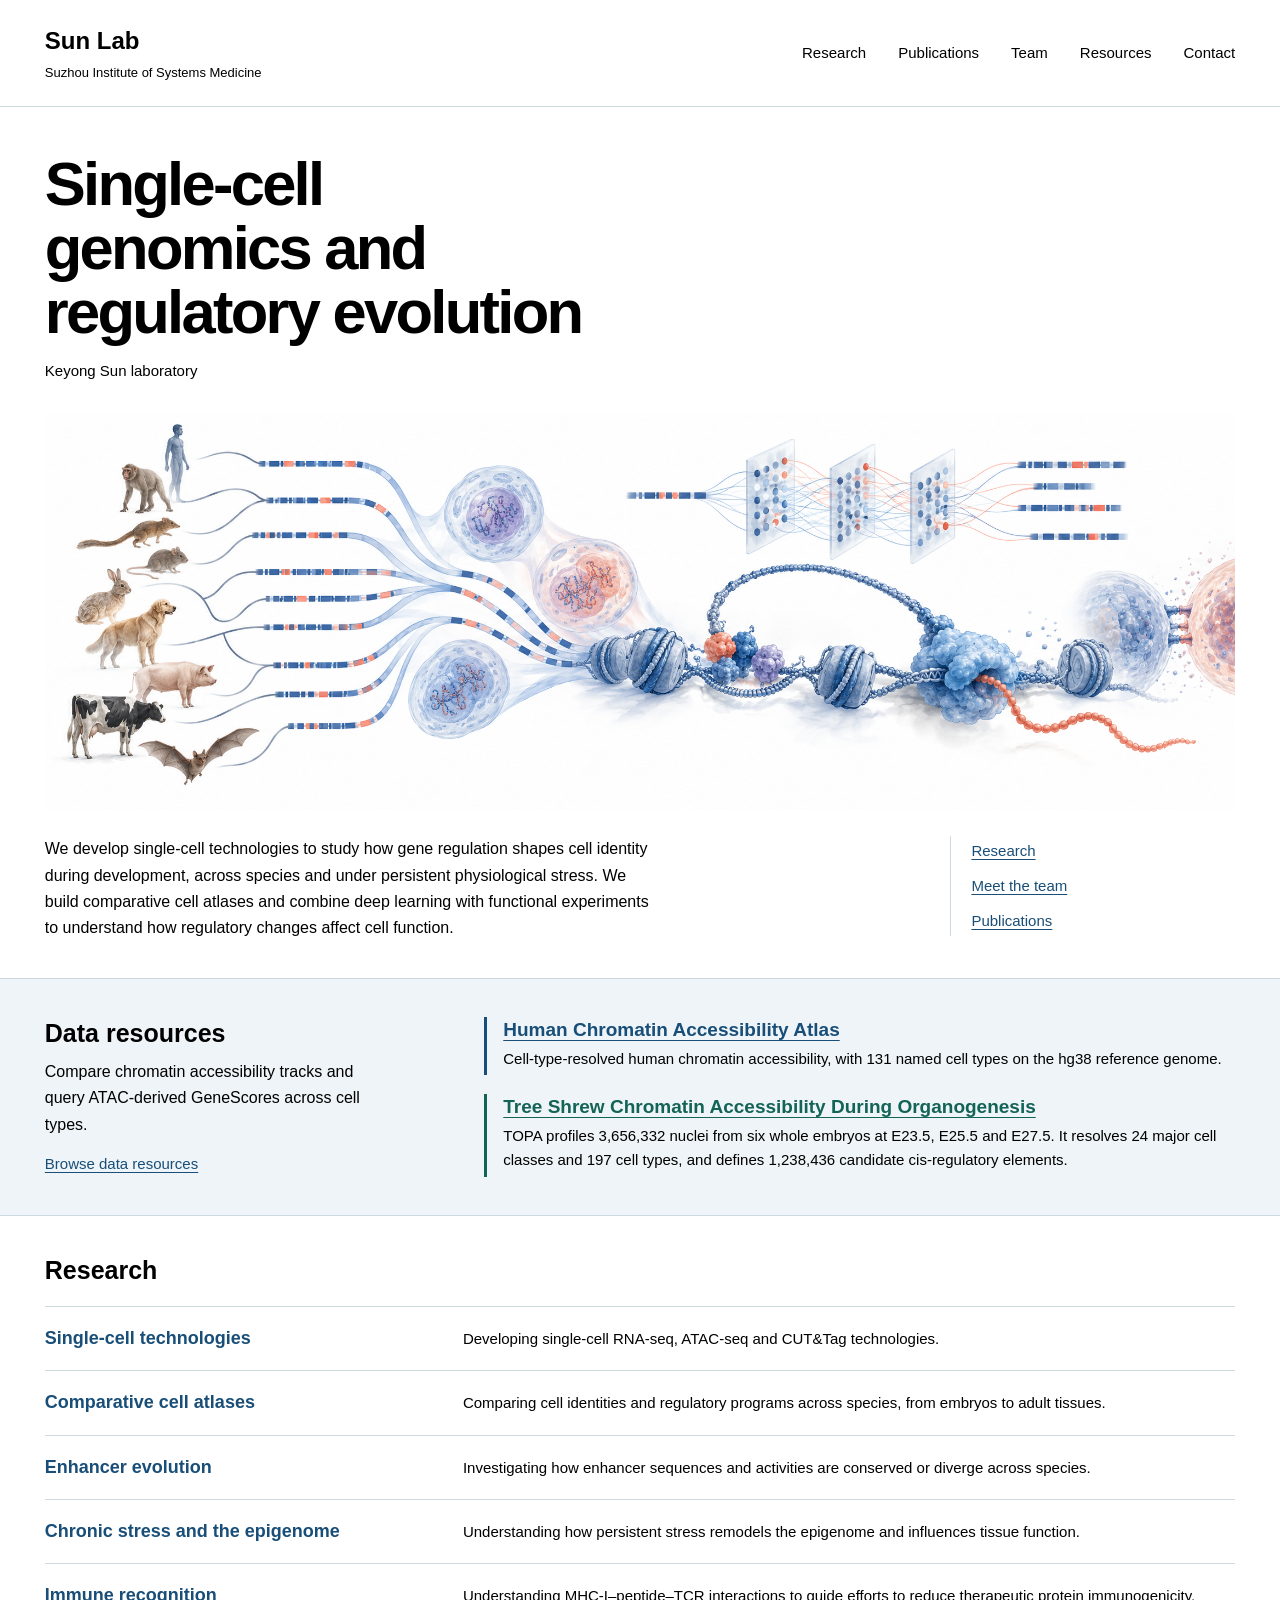
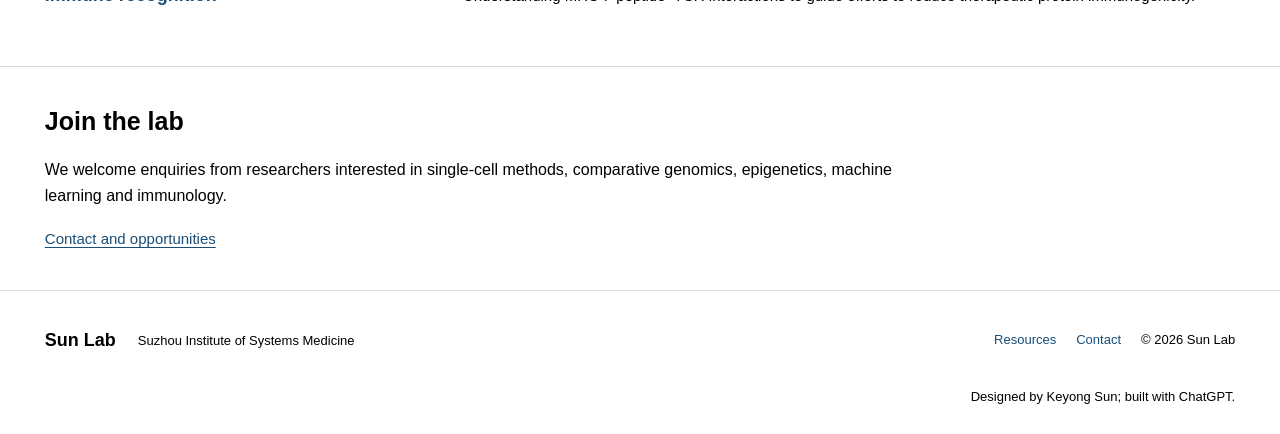
<file: index.html>
<!doctype html><html lang="en"><head><meta charset="utf-8"><meta name="viewport" content="width=device-width,initial-scale=1"><title>Sun Lab</title><meta name="description" content="Sun Lab develops single-cell technologies and comparative atlases to study enhancer evolution, chronic stress and the molecular basis of immune recognition."><link rel="icon" href="favicon.svg" type="image/svg+xml"><link rel="stylesheet" href="style.css?v=20261023-academic-v2"><link rel="stylesheet" href="academic.css?v=20261023-academic-v2"><link rel="stylesheet" href="research.css?v=20261028-editorial-v2"><link rel="stylesheet" href="home.css?v=20261101-research-banner"><link rel="stylesheet" href="sun-lab-design.css?v=20261104"></head><body class="lab-site"><a class="skip-link" href="#main">Skip to content</a><header><a class="brand" href="index.html" aria-current="page">Sun Lab<small>Suzhou Institute of Systems Medicine</small></a><nav aria-label="Main navigation"><a href="research.html" >Research</a><a href="publications.html" >Publications</a><a href="team.html" >Team</a><a href="resources.html" >Resources</a><a href="contact.html" >Contact</a></nav></header><main id="main"><section class="lab-home home-illustrated"><div class="home-heading"><h1>Single-cell genomics and regulatory evolution</h1><p class="home-affiliation">Keyong Sun laboratory</p></div><figure class="home-banner"><img src="sun-lab-research-banner-v2.png" width="2172" height="724" alt="Conceptual illustration of shared and species-specific gene regulation across mammalian lineages, with single-cell genomics and deep learning" fetchpriority="high" decoding="async"></figure><div class="home-overview"><div class="home-summary"><p>We develop single-cell technologies to study how gene regulation shapes cell identity during development, across species and under persistent physiological stress. We build comparative cell atlases and combine deep learning with functional experiments to understand how regulatory changes affect cell function.</p></div><nav class="home-links" aria-label="Explore Sun Lab"><a href="research.html">Research</a><a href="team.html">Meet the team</a><a href="publications.html">Publications</a></nav></div></section><section class="home-section home-data"><div><h2>Data resources</h2><p>Compare chromatin accessibility tracks and query ATAC-derived GeneScores across cell types.</p><a class="text-link" href="resources.html">Browse data resources</a></div><ul><li class="dataset-entry human"><h3><a href="human-atlas.html#overview">Human Chromatin Accessibility Atlas</a></h3><p>Cell-type-resolved human chromatin accessibility, with 131 named cell types on the hg38 reference genome.</p></li><li class="dataset-entry tree-shrew"><h3><a href="tree-shrew-atlas.html#overview">Tree Shrew Chromatin Accessibility During Organogenesis</a></h3><p>TOPA profiles 3,656,332 nuclei from six whole embryos at E23.5, E25.5 and E27.5. It resolves 24 major cell classes and 197 cell types, and defines 1,238,436 candidate cis-regulatory elements.</p></li></ul></section><section class="home-section home-research"><h2>Research</h2><ul class="research-overview"><li><h3><a href="research.html#single-cell-methods">Single-cell technologies</a></h3><p>Developing single-cell RNA-seq, ATAC-seq and CUT&amp;Tag technologies.</p></li><li><h3><a href="research.html#comparative-atlases">Comparative cell atlases</a></h3><p>Comparing cell identities and regulatory programs across species, from embryos to adult tissues.</p></li><li><h3><a href="research.html#enhancer-function">Enhancer evolution</a></h3><p>Investigating how enhancer sequences and activities are conserved or diverge across species.</p></li><li><h3><a href="research.html#chronic-stress">Chronic stress and the epigenome</a></h3><p>Understanding how persistent stress remodels the epigenome and influences tissue function.</p></li><li><h3><a href="research.html#immune-recognition">Immune recognition</a></h3><p>Understanding MHC-I–peptide–TCR interactions to guide efforts to reduce therapeutic protein immunogenicity.</p></li></ul></section><section class="home-section home-contact"><h2>Join the lab</h2><p>We welcome enquiries from researchers interested in single-cell methods, comparative genomics, epigenetics, machine learning and immunology.</p><a class="text-link" href="contact.html">Contact and opportunities</a></section></main><footer style="flex-wrap:wrap"><a class="brand" href="index.html">Sun Lab</a><p class="">Suzhou Institute of Systems Medicine</p><div><a href="resources.html">Resources</a><a href="contact.html">Contact</a><span>© 2026 Sun Lab</span></div><p class="site-credit" style="flex-basis:100%;margin:0;text-align:right">Designed by Keyong Sun; built with ChatGPT.</p></footer><script src="app.js?v=20261023-academic-v2"></script></body></html>
</file>
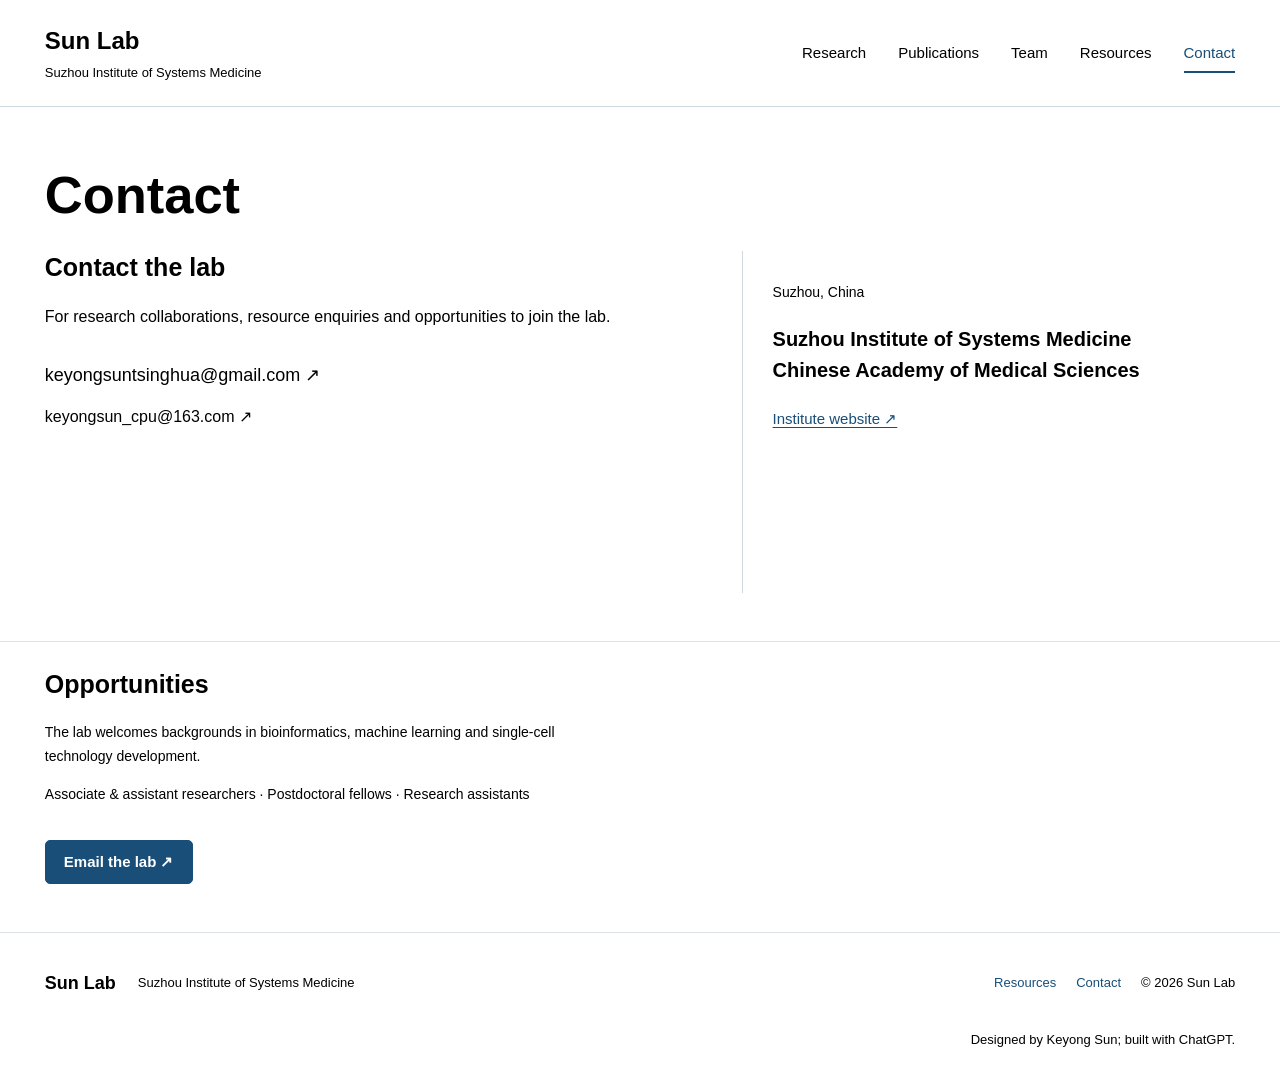
<file: contact.html>
<!doctype html><html lang="en"><head><meta charset="utf-8"><meta name="viewport" content="width=device-width,initial-scale=1"><title>Contact | Sun Lab</title><meta name="description" content="Sun Lab at Suzhou Institute of Systems Medicine. Single-cell biology, team, publications and data resources."><link rel="icon" href="favicon.svg" type="image/svg+xml"><link rel="stylesheet" href="style.css?v=20261023-academic-v2"><link rel="stylesheet" href="academic.css?v=20261023-academic-v2"><link rel="stylesheet" href="sun-lab-design.css?v=20261104"></head><body class="lab-site"><a class="skip-link" href="#main">Skip to content</a><header><a class="brand" href="index.html">Sun Lab<small>Suzhou Institute of Systems Medicine</small></a><nav aria-label="Main navigation"><a href="research.html" >Research</a><a href="publications.html" >Publications</a><a href="team.html" >Team</a><a href="resources.html" >Resources</a><a href="contact.html" aria-current="page" >Contact</a></nav></header><main id="main"><section class="page-head"><h1 class="">Contact</h1></section><section class="section compact contact-grid"><div><h2 class="">Contact the lab</h2><p class="lead">For research collaborations, resource enquiries and opportunities to join the lab.</p><a class="contact-email" href="mailto:keyongsuntsinghua@gmail.com">keyongsuntsinghua@gmail.com ↗</a><a class="secondary-email" href="mailto:keyongsun_cpu@163.com">keyongsun_cpu@163.com ↗</a></div><div class="contact-meta"><p class="location">Suzhou, China</p><h3 class="">Suzhou Institute of Systems Medicine<br>Chinese Academy of Medical Sciences</h3><a class="text-link" href="https://www.ismsz.cn/" target="_blank" rel="noopener"><span class="">Institute website ↗</span></a></div></section><section class="section opportunities"><h2 class="">Opportunities</h2><p class="lead">The lab welcomes backgrounds in bioinformatics, machine learning and single-cell technology development.</p><p class="">Associate & assistant researchers · Postdoctoral fellows · Research assistants</p><a class="button" href="mailto:keyongsuntsinghua@gmail.com?subject=Sun%20Lab%20Enquiry"><span class="">Email the lab ↗</span></a></section></main><footer style="flex-wrap:wrap"><a class="brand" href="index.html">Sun Lab</a><p class="">Suzhou Institute of Systems Medicine</p><div><a href="resources.html">Resources</a><a href="contact.html">Contact</a><span>© 2026 Sun Lab</span></div><p class="site-credit" style="flex-basis:100%;margin:0;text-align:right">Designed by Keyong Sun; built with ChatGPT.</p></footer><script src="app.js?v=20261023-academic-v2"></script></body></html>
</file>
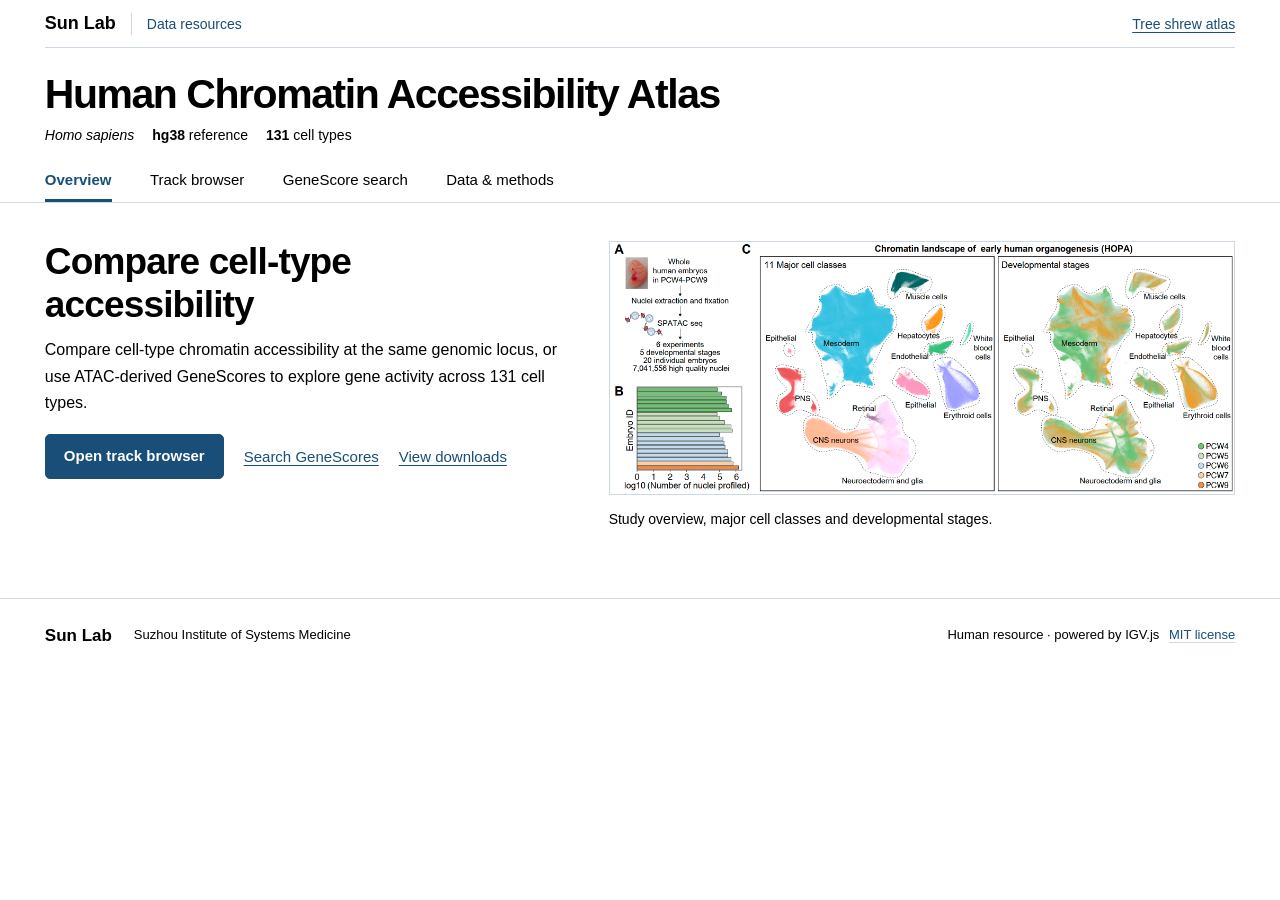
<file: human-atlas.html>
<!doctype html><html lang="en"><head><meta charset="utf-8"><meta name="viewport" content="width=device-width,initial-scale=1"><title>Human Cell Atlas · Sun Lab</title><meta name="description" content="Explore human cell-type chromatin accessibility with an interactive hg38 genome browser."><link rel="icon" href="favicon.svg"><link rel="stylesheet" href="human-style.css?v=20261023-academic-v2"><link rel="stylesheet" href="genescore.css?v=20261023-academic-v2"><link rel="stylesheet" href="catalog.css?v=20261029-bigbed"><link rel="stylesheet" href="academic.css?v=20261023-academic-v2"><link rel="stylesheet" href="sun-lab-design.css?v=20261104"></head><body class="atlas-site atlas-human">
<a class="skip-link" href="#main">Skip to content</a>
<header class="atlas-header">
  <div class="atlas-topline"><div class="atlas-breadcrumb"><a class="brand" href="index.html">Sun Lab</a><a href="resources.html">Data resources</a></div><a class="atlas-switch" href="tree-shrew-atlas.html">Tree shrew atlas</a></div>
  <div class="project-heading">
    <h1>Human Chromatin Accessibility Atlas</h1>
    <p class="atlas-identity"><i>Homo sapiens</i><span><b>hg38</b> reference</span><span><b id="connected-count">131</b> cell types</span></p>
  </div>
  <nav aria-label="Project navigation"><a href="#overview" class="active" aria-current="page" data-tab="overview">Overview</a><a href="#tracks" data-tab="tracks">Track browser</a><a href="#genescore" data-tab="genescore">GeneScore search</a><a href="#data" data-tab="data">Data &amp; methods</a></nav>
</header>
<main id="main">
<section id="overview-panel" class="panel content-panel human-overview">
  <div class="atlas-overview-intro"><h2>Compare cell-type accessibility</h2>
    <p>Compare cell-type chromatin accessibility at the same genomic locus, or use ATAC-derived GeneScores to explore gene activity across 131 cell types.</p>
    <div class="atlas-entry-actions"><button class="primary" data-open-tracks>Open track browser</button><a href="#genescore">Search GeneScores</a><a href="#data">View downloads</a></div>
  </div>
  <figure class="atlas-overview-figure"><a href="human-atlas-figure.png" target="_blank" rel="noopener"><img src="human-atlas-figure.png" alt="Human atlas: experimental design, major cell classes and developmental stages" loading="lazy"></a><figcaption>Study overview, major cell classes and developmental stages.</figcaption></figure>
</section>

<section id="tracks-panel" class="panel" hidden><div class="workspace"><button id="track-picker-toggle" type="button" aria-expanded="false" aria-controls="track-picker">Choose or add tracks</button><aside class="sidebar" id="track-picker"><div class="sidebar-title"><h2>Cell types</h2><span id="catalog-count">131</span></div><label class="search-field"><span class="sr">Search cell types</span><svg width="15" height="15" viewBox="0 0 24 24" fill="none" stroke="currentColor" stroke-width="1.6"><circle cx="10" cy="10" r="6"/><path d="m15 15 5 5"/></svg><input id="cell-search" type="search" placeholder="Search cell types…"></label><div class="selection-actions"><button id="select-all">Select filtered</button><button id="clear-all">Clear</button></div><div id="track-list" aria-label="Cell-type tracks"></div><div class="sidebar-bottom"><button class="import-button" id="add-local-bigwig" type="button" disabled>＋ Add local bigWig</button><input id="local-files" type="file" accept=".bw,.bigwig,.bigWig" aria-label="Choose local bigWig files" multiple hidden disabled><button class="import-button" id="add-local-bed" type="button" disabled>＋ Add local BED / bigBed</button><input id="local-bed-files" type="file" accept=".bb,.bigBed,.bigbed,.bed,.bed.gz,.narrowPeak,.narrowpeak,.narrowPeak.gz,.narrowpeak.gz,.broadPeak,.broadpeak,.broadPeak.gz,.broadpeak.gz" aria-label="Choose local BED, bigBed or peak files" multiple hidden disabled><p>BED, bigBed (.bb), narrowPeak and broadPeak. Text files also support .gz. Use hg38 coordinates; no automatic liftover. Local files stay in this browser tab and are not included in shared links.</p><section id="local-bed-section" hidden aria-labelledby="local-bed-heading"><h3 id="local-bed-heading">Local intervals</h3><div id="local-bed-list"></div></section></div><div class="catalog-note"><span class="tiny-dot"></span><p><strong>Full cell-type catalog</strong><br>Select multiple cell types to compare their signals at the same locus. Large selections may take longer to load.</p></div></aside>
<div class="browser-area"><div class="browser-heading"><div><h2>Explore a locus</h2></div><span id="load-status" class="status loading" role="status">Initializing…</span></div><form id="locus-form" class="locus-form"><div class="locus-input-wrap"><label class="sr" for="locus-input">Gene symbol or genomic coordinates</label><input id="locus-input" type="search" placeholder="Gene symbol or chr14:23,371,990-23,445,660" autocomplete="off" aria-controls="gene-suggestions" aria-expanded="false"><div id="gene-suggestions" class="suggestions" hidden></div></div><button type="submit" id="go">Go</button></form><div class="example-genes"><span>Try a gene</span><button data-gene="MYH6">MYH6</button><button data-gene="MYH7">MYH7</button><button data-gene="TNNT2">TNNT2</button><button data-gene="NKX2-5">NKX2-5</button><button data-gene="ACTC1">ACTC1</button></div><div id="notice" class="notice" role="alert" hidden></div><p class="comparison-note" id="scale-description">Shared auto: visible signal tracks use the same y-axis range.</p><div class="browser-tools"><span id="current-region">Loading reference…</span><div><label for="scale-mode">Signal scale</label><select id="scale-mode"><option value="shared">Shared auto</option><option value="independent">Independent auto</option><option value="fixed">Fixed maximum</option></select><label class="sr" for="scale-max">Fixed maximum</label><input id="scale-max" type="number" value="10000" min="0.001" step="any" hidden><button id="apply-scale" hidden>Apply</button><button id="export-svg">Export SVG</button><button id="share-locus" title="Copy a link to the current region">Copy link</button></div></div><div id="igv-container" aria-label="Interactive genome browser"><div id="browser-loading"><div class="loader"></div><h3>Loading your genomic data</h3><p>Connecting hg38, gene annotations and the selected cell-type tracks.</p></div></div><div class="browser-foot"><span><i></i> <span id="active-summary">Cell-type signal tracks</span></span><span>Drag to pan · zoom to inspect · use track menus for display options</span></div></div></div><section class="context-strip"><div><small>REFERENCE</small><p>Human · GRCh38 / hg38</p></div><div><small>ANNOTATION</small><p>RefGene transcripts from your hg38 GTF</p></div><div><small>SIGNAL</small><p>Cluster CPM bigWigs · supplied values</p></div></section></section>
<section id="genescore-panel" class="panel gs-panel" hidden>
  <div class="gs-intro"><div><h2>GeneScore search</h2><p>Search ATAC-derived GeneScores and compare subtype means and the percentage of cells with signal.</p></div><span id="gs-dataset-count" class="gs-dataset-count">Connecting dataset…</span></div>
  <div class="gs-search-card">
    <form id="gs-form"><label for="gs-gene">Gene symbol</label><div class="gs-search-line"><div class="gs-input-wrap"><input id="gs-gene" type="search" placeholder="Enter a gene, e.g. TNNT2" autocomplete="off" spellcheck="false" aria-controls="gs-suggestions" aria-expanded="false"><div id="gs-suggestions" class="gs-suggestions" hidden></div></div><button class="gs-primary" id="gs-submit" type="submit">Search ↗</button></div></form>
    <div class="gs-examples"><span>Try a gene</span><button type="button" data-score-gene="TNNT2">TNNT2</button><button type="button" data-score-gene="MYH7">MYH7</button><button type="button" data-score-gene="NKX2-5">NKX2-5</button><button type="button" data-score-gene="SOX2">SOX2</button><button type="button" data-score-gene="GATA1">GATA1</button></div>
    <p id="gs-status" class="gs-status" role="status" aria-live="polite">Open this tab to connect the GeneScore matrix.</p>
  </div>
  <div id="gs-results" class="gs-results" hidden>
    <article class="gs-chart-card"><div class="gs-result-heading"><div><p class="eyebrow">SUBTYPE PROFILE</p><h3 id="gs-result-gene">—</h3><p id="gs-result-count"></p></div><div class="gs-exports"><button id="gs-export-csv" type="button">Download CSV</button><button id="gs-export-svg" type="button">Export SVG</button><button id="gs-share" type="button">Copy link</button></div></div>
      <div class="gs-toolbar"><label>Sort by <select id="gs-sort"><option value="mean-desc">Mean GeneScore ↓</option><option value="mean-asc">Mean GeneScore ↑</option><option value="fraction-desc">Cells with signal ↓</option><option value="id">Subtype ID</option></select></label><label class="gs-filter-label"><span class="sr">Filter subtypes</span><input id="gs-filter" type="search" placeholder="Subtype ID or cell type"></label></div>
      <div class="gs-chart-scroll" tabindex="0" role="region" aria-label="Ranked GeneScores for all subtypes"><table class="gs-table"><thead><tr><th scope="col">Rank</th><th scope="col">Subtype</th><th scope="col"><span>Mean GeneScore</span><small id="gs-axis">0 → maximum for this gene</small></th><th scope="col">Cells with signal<small>0–100%</small></th></tr></thead><tbody id="gs-rows"></tbody></table><p id="gs-no-rows" class="gs-empty" hidden>No matching subtypes. Clear the filter to see all results.</p></div>
      <p class="gs-chart-note">Each row is one subtype. Bar lengths show the supplied mean GeneScore; percentage bars use a fixed 0–100% scale. Hover over values for full precision.</p>
    </article>
    <aside class="gs-aside"><div class="gs-summary-card"><p class="eyebrow">HIGHEST MEAN GENESCORE</p><strong id="gs-top-id">—</strong><p id="gs-top-value"></p><div class="gs-summary-divider"></div><span class="gs-small-label">DATA COVERAGE</span><p id="gs-coverage"></p><p class="gs-id-note">Subtype IDs and cell-type names follow the laboratory's supplied annotation table.</p></div>
      <figure class="gs-figure"><a href="human-atlas-figure.png" target="_blank" rel="noopener"><img src="human-atlas-figure.png" alt="Atlas overview showing the experimental design, cell classes and developmental stages" loading="lazy"></a><figcaption>Human atlas overview<a href="human-atlas-figure.png" target="_blank" rel="noopener">View full-size figure ↗</a></figcaption></figure>
      <details class="gs-methods" open><summary>How to read this profile</summary><p id="gs-methods-text"></p><p>GeneScores describe ATAC-derived gene activity; they are not measured RNA expression. The percentage column displays the supplied fraction × 100.</p></details>
    </aside>
  </div>
</section>

<section id="data-panel" class="panel content-panel" hidden><h2>Data and methods</h2><p>Current dataset: all 131 cell-type bigWigs exported from the laboratory cluster, aligned to hg38.</p><div class="data-table"><div><strong>ATAC GeneScores</strong><span>Subtype means after sc.pp.filter_genes(min_cells=5) and sc.pp.normalize_total. No additional log transformation. Supplied fractions are displayed as percentages. Explore all subtypes in the GeneScore search tab.</span></div><div><strong>Assembly</strong><span>hg38 / GRCh38</span></div><div><strong>Signal tracks</strong><span>131 cluster-exported bigWigs · 7.81 GiB total</span></div><div><strong>Gene annotation</strong><span>hg38.gtf → BED12 transcripts; coordinates converted from 1-based GTF to 0-based BED.</span></div><div><strong>Gene search</strong><span id="gene-count">Annotation index</span></div><div><strong>Normalization</strong><span>Cluster CPM exports are displayed as stored, without additional normalization.</span></div><div><strong>Reference access</strong><span>Indexed FASTA; sequence and signals are read by genomic region.</span></div></div><div class="download-row"><a href="https://175.27.234.23/data/hg38-transcripts.bed.gz" download>Download browser annotation ↓</a><a href="human-dataset.json" download>Track catalog JSON ↓</a><a href="https://175.27.234.23/cell-types.csv" download>Cell-type definitions CSV ↓</a></div><div id="full-track-downloads" class="full-track-downloads"><h3>Cell-type bigWig downloads</h3><p>Download individual tracks below. Each file uses the hg38 reference.</p><div class="track-download-scroll"><table><thead><tr><th>Subtype</th><th>Cell type</th><th>Size</th><th>File</th></tr></thead><tbody><tr><td>C1.1</td><td>Caudal ganglionic eminence interneuron (SP8+)</td><td>60.4 MiB</td><td><a href="https://175.27.234.23/data/bigwig/C1.1.bw" download>C1.1.bw ↓</a></td></tr><tr><td>C1.2</td><td>GABAergic cortical interneurons (DLX2 and SST+)</td><td>62.7 MiB</td><td><a href="https://175.27.234.23/data/bigwig/C1.2.bw" download>C1.2.bw ↓</a></td></tr><tr><td>C1.3</td><td>GABAergic neurons</td><td>66.7 MiB</td><td><a href="https://175.27.234.23/data/bigwig/C1.3.bw" download>C1.3.bw ↓</a></td></tr><tr><td>C1.4</td><td>GABAergic neurons (FEV+)</td><td>63.0 MiB</td><td><a href="https://175.27.234.23/data/bigwig/C1.4.bw" download>C1.4.bw ↓</a></td></tr><tr><td>C1.5</td><td>GABAergic neurons (GATA3+)</td><td>63.6 MiB</td><td><a href="https://175.27.234.23/data/bigwig/C1.5.bw" download>C1.5.bw ↓</a></td></tr><tr><td>C1.6</td><td>Glutamatergic neurons (FOXA1 and FOXA2+)</td><td>63.3 MiB</td><td><a href="https://175.27.234.23/data/bigwig/C1.6.bw" download>C1.6.bw ↓</a></td></tr><tr><td>C1.7</td><td>Glutamatergic neurons (LHX9 and ATOH1+)</td><td>65.9 MiB</td><td><a href="https://175.27.234.23/data/bigwig/C1.7.bw" download>C1.7.bw ↓</a></td></tr><tr><td>C1.8</td><td>Glutamatergic neurons (LHX9+)</td><td>62.6 MiB</td><td><a href="https://175.27.234.23/data/bigwig/C1.8.bw" download>C1.8.bw ↓</a></td></tr><tr><td>C1.9</td><td>Glutamatergic neurons (NKX2-1 and SIM1+)</td><td>62.5 MiB</td><td><a href="https://175.27.234.23/data/bigwig/C1.9.bw" download>C1.9.bw ↓</a></td></tr><tr><td>C1.10</td><td>Glutamatergic neurons (OTX2+)</td><td>66.0 MiB</td><td><a href="https://175.27.234.23/data/bigwig/C1.10.bw" download>C1.10.bw ↓</a></td></tr><tr><td>C1.11</td><td>Glutamatergic neurons (TFAP2D+)</td><td>66.5 MiB</td><td><a href="https://175.27.234.23/data/bigwig/C1.11.bw" download>C1.11.bw ↓</a></td></tr><tr><td>C1.12</td><td>Intermediate neuronal progenitors (EOMES+)</td><td>67.1 MiB</td><td><a href="https://175.27.234.23/data/bigwig/C1.12.bw" download>C1.12.bw ↓</a></td></tr><tr><td>C1.13</td><td>Medial ganglionic eminence interneuron (NKX2-1 and LHX6+)</td><td>63.0 MiB</td><td><a href="https://175.27.234.23/data/bigwig/C1.13.bw" download>C1.13.bw ↓</a></td></tr><tr><td>C1.14</td><td>Motor neurons</td><td>67.7 MiB</td><td><a href="https://175.27.234.23/data/bigwig/C1.14.bw" download>C1.14.bw ↓</a></td></tr><tr><td>C1.15</td><td>Neuron Progenitor (PTF1A+)</td><td>68.3 MiB</td><td><a href="https://175.27.234.23/data/bigwig/C1.15.bw" download>C1.15.bw ↓</a></td></tr><tr><td>C1.16</td><td>Neurons (NEUROD4+)</td><td>66.0 MiB</td><td><a href="https://175.27.234.23/data/bigwig/C1.16.bw" download>C1.16.bw ↓</a></td></tr><tr><td>C1.17</td><td>Neurons (NKX2-2+)</td><td>62.2 MiB</td><td><a href="https://175.27.234.23/data/bigwig/C1.17.bw" download>C1.17.bw ↓</a></td></tr><tr><td>C1.18</td><td>Purkinje cells</td><td>69.3 MiB</td><td><a href="https://175.27.234.23/data/bigwig/C1.18.bw" download>C1.18.bw ↓</a></td></tr><tr><td>C1.19</td><td>Roof plate (LMX1B+)</td><td>64.1 MiB</td><td><a href="https://175.27.234.23/data/bigwig/C1.19.bw" download>C1.19.bw ↓</a></td></tr><tr><td>C1.20</td><td>Spinal cord motor neurons</td><td>66.8 MiB</td><td><a href="https://175.27.234.23/data/bigwig/C1.20.bw" download>C1.20.bw ↓</a></td></tr><tr><td>C1.21</td><td>Spinal excitatory interneurons</td><td>65.9 MiB</td><td><a href="https://175.27.234.23/data/bigwig/C1.21.bw" download>C1.21.bw ↓</a></td></tr><tr><td>C1.22</td><td>Spinal inhibitory interneurons (PAX8+)</td><td>64.8 MiB</td><td><a href="https://175.27.234.23/data/bigwig/C1.22.bw" download>C1.22.bw ↓</a></td></tr><tr><td>C1.23</td><td>Spinal inhibitory interneurons (SLC6A5+)</td><td>63.3 MiB</td><td><a href="https://175.27.234.23/data/bigwig/C1.23.bw" download>C1.23.bw ↓</a></td></tr><tr><td>C1.24</td><td>Thalamic neuronal precursors</td><td>60.8 MiB</td><td><a href="https://175.27.234.23/data/bigwig/C1.24.bw" download>C1.24.bw ↓</a></td></tr><tr><td>C2.1</td><td>Adrenocortical cells</td><td>69.4 MiB</td><td><a href="https://175.27.234.23/data/bigwig/C2.1.bw" download>C2.1.bw ↓</a></td></tr><tr><td>C2.2</td><td>Branchial arch epithelium</td><td>67.1 MiB</td><td><a href="https://175.27.234.23/data/bigwig/C2.2.bw" download>C2.2.bw ↓</a></td></tr><tr><td>C2.3</td><td>Chorionic trophoblast cells</td><td>66.4 MiB</td><td><a href="https://175.27.234.23/data/bigwig/C2.3.bw" download>C2.3.bw ↓</a></td></tr><tr><td>C2.4</td><td>Dental epithelial cells</td><td>68.0 MiB</td><td><a href="https://175.27.234.23/data/bigwig/C2.4.bw" download>C2.4.bw ↓</a></td></tr><tr><td>C2.5</td><td>Epithelial cells (NKX2-1+)</td><td>7.7 MiB</td><td><a href="https://175.27.234.23/data/bigwig/C2.5.bw" download>C2.5.bw ↓</a></td></tr><tr><td>C2.6</td><td>Epithelial cells (PAX3+)</td><td>70.5 MiB</td><td><a href="https://175.27.234.23/data/bigwig/C2.6.bw" download>C2.6.bw ↓</a></td></tr><tr><td>C2.7</td><td>Foregut epithelial cells</td><td>65.8 MiB</td><td><a href="https://175.27.234.23/data/bigwig/C2.7.bw" download>C2.7.bw ↓</a></td></tr><tr><td>C2.8</td><td>Granular keratinocytes</td><td>66.8 MiB</td><td><a href="https://175.27.234.23/data/bigwig/C2.8.bw" download>C2.8.bw ↓</a></td></tr><tr><td>C2.9</td><td>Intestinal goblet cells</td><td>46.4 MiB</td><td><a href="https://175.27.234.23/data/bigwig/C2.9.bw" download>C2.9.bw ↓</a></td></tr><tr><td>C2.10</td><td>Keratinocytes</td><td>69.3 MiB</td><td><a href="https://175.27.234.23/data/bigwig/C2.10.bw" download>C2.10.bw ↓</a></td></tr><tr><td>C2.11</td><td>Keratinocytes (EN1+)</td><td>69.1 MiB</td><td><a href="https://175.27.234.23/data/bigwig/C2.11.bw" download>C2.11.bw ↓</a></td></tr><tr><td>C2.12</td><td>Keratinocytes (GPHB5+)</td><td>69.6 MiB</td><td><a href="https://175.27.234.23/data/bigwig/C2.12.bw" download>C2.12.bw ↓</a></td></tr><tr><td>C2.13</td><td>Keratinocytes (HAND2+)</td><td>69.3 MiB</td><td><a href="https://175.27.234.23/data/bigwig/C2.13.bw" download>C2.13.bw ↓</a></td></tr><tr><td>C2.14</td><td>Lung progenitor cells</td><td>65.2 MiB</td><td><a href="https://175.27.234.23/data/bigwig/C2.14.bw" download>C2.14.bw ↓</a></td></tr><tr><td>C2.15</td><td>Metanephric mesenchyme</td><td>68.3 MiB</td><td><a href="https://175.27.234.23/data/bigwig/C2.15.bw" download>C2.15.bw ↓</a></td></tr><tr><td>C2.16</td><td>Midgut or Hindgut epithelial cells</td><td>66.7 MiB</td><td><a href="https://175.27.234.23/data/bigwig/C2.16.bw" download>C2.16.bw ↓</a></td></tr><tr><td>C2.17</td><td>Olfactory epithelial cells</td><td>67.7 MiB</td><td><a href="https://175.27.234.23/data/bigwig/C2.17.bw" download>C2.17.bw ↓</a></td></tr><tr><td>C2.18</td><td>Otic epithelial cells</td><td>70.0 MiB</td><td><a href="https://175.27.234.23/data/bigwig/C2.18.bw" download>C2.18.bw ↓</a></td></tr><tr><td>C2.19</td><td>Pancreatic acinar cells</td><td>67.7 MiB</td><td><a href="https://175.27.234.23/data/bigwig/C2.19.bw" download>C2.19.bw ↓</a></td></tr><tr><td>C2.20</td><td>Pituitary or Pineal gland progenitors</td><td>67.7 MiB</td><td><a href="https://175.27.234.23/data/bigwig/C2.20.bw" download>C2.20.bw ↓</a></td></tr><tr><td>C2.21</td><td>Podocytes</td><td>66.7 MiB</td><td><a href="https://175.27.234.23/data/bigwig/C2.21.bw" download>C2.21.bw ↓</a></td></tr><tr><td>C2.22</td><td>Stem cells (NANOG and POU5F1+)</td><td>23.5 MiB</td><td><a href="https://175.27.234.23/data/bigwig/C2.22.bw" download>C2.22.bw ↓</a></td></tr><tr><td>C2.23</td><td>Syncytiotrophoblast or trophoblast giant cells</td><td>77.1 MiB</td><td><a href="https://175.27.234.23/data/bigwig/C2.23.bw" download>C2.23.bw ↓</a></td></tr><tr><td>C2.24</td><td>Thymic epithelial cells</td><td>69.4 MiB</td><td><a href="https://175.27.234.23/data/bigwig/C2.24.bw" download>C2.24.bw ↓</a></td></tr><tr><td>C2.25</td><td>Thyroid gland cells</td><td>60.6 MiB</td><td><a href="https://175.27.234.23/data/bigwig/C2.25.bw" download>C2.25.bw ↓</a></td></tr><tr><td>C2.26</td><td>Ureteric bud</td><td>67.4 MiB</td><td><a href="https://175.27.234.23/data/bigwig/C2.26.bw" download>C2.26.bw ↓</a></td></tr><tr><td>C3.1</td><td>Definitive erythroid cells</td><td>62.0 MiB</td><td><a href="https://175.27.234.23/data/bigwig/C3.1.bw" download>C3.1.bw ↓</a></td></tr><tr><td>C3.2</td><td>Definitive reticulocytes (TMCC2+)</td><td>46.4 MiB</td><td><a href="https://175.27.234.23/data/bigwig/C3.2.bw" download>C3.2.bw ↓</a></td></tr><tr><td>C3.3</td><td>Megakaryocyte (PF4+)</td><td>64.9 MiB</td><td><a href="https://175.27.234.23/data/bigwig/C3.3.bw" download>C3.3.bw ↓</a></td></tr><tr><td>C3.4</td><td>Primitive erythroid cells (HBE1+)</td><td>57.0 MiB</td><td><a href="https://175.27.234.23/data/bigwig/C3.4.bw" download>C3.4.bw ↓</a></td></tr><tr><td>C3.5</td><td>Primitive reticulocytes (TMCC2 and LMO+)</td><td>17.1 MiB</td><td><a href="https://175.27.234.23/data/bigwig/C3.5.bw" download>C3.5.bw ↓</a></td></tr><tr><td>C4.1</td><td>Lens epithelial cells</td><td>55.2 MiB</td><td><a href="https://175.27.234.23/data/bigwig/C4.1.bw" download>C4.1.bw ↓</a></td></tr><tr><td>C4.2</td><td>Pancreatic islets</td><td>65.4 MiB</td><td><a href="https://175.27.234.23/data/bigwig/C4.2.bw" download>C4.2.bw ↓</a></td></tr><tr><td>C4.3</td><td>Retinal ganglion cells</td><td>24.4 MiB</td><td><a href="https://175.27.234.23/data/bigwig/C4.3.bw" download>C4.3.bw ↓</a></td></tr><tr><td>C4.4</td><td>Retinal neurons</td><td>31.7 MiB</td><td><a href="https://175.27.234.23/data/bigwig/C4.4.bw" download>C4.4.bw ↓</a></td></tr><tr><td>C4.5</td><td>Retinal pigment cells</td><td>68.3 MiB</td><td><a href="https://175.27.234.23/data/bigwig/C4.5.bw" download>C4.5.bw ↓</a></td></tr><tr><td>C4.6</td><td>Retinal progenitor cells</td><td>69.9 MiB</td><td><a href="https://175.27.234.23/data/bigwig/C4.6.bw" download>C4.6.bw ↓</a></td></tr><tr><td>C4.7</td><td>Suprachiasmatic nucleus</td><td>66.4 MiB</td><td><a href="https://175.27.234.23/data/bigwig/C4.7.bw" download>C4.7.bw ↓</a></td></tr><tr><td>C5.1</td><td>Hepatocytes</td><td>66.4 MiB</td><td><a href="https://175.27.234.23/data/bigwig/C5.1.bw" download>C5.1.bw ↓</a></td></tr><tr><td>C6.1</td><td>Cardiac mesoderm (GATA4 and TBX20+)</td><td>68.1 MiB</td><td><a href="https://175.27.234.23/data/bigwig/C6.1.bw" download>C6.1.bw ↓</a></td></tr><tr><td>C6.2</td><td>Cardiomyocytes</td><td>70.4 MiB</td><td><a href="https://175.27.234.23/data/bigwig/C6.2.bw" download>C6.2.bw ↓</a></td></tr><tr><td>C6.3</td><td>Chondrocytes (ZIC2+)</td><td>70.1 MiB</td><td><a href="https://175.27.234.23/data/bigwig/C6.3.bw" download>C6.3.bw ↓</a></td></tr><tr><td>C6.4</td><td>Dermatome (LUM+)</td><td>70.8 MiB</td><td><a href="https://175.27.234.23/data/bigwig/C6.4.bw" download>C6.4.bw ↓</a></td></tr><tr><td>C6.5</td><td>Early chondrocytes (COL2A1+)</td><td>67.3 MiB</td><td><a href="https://175.27.234.23/data/bigwig/C6.5.bw" download>C6.5.bw ↓</a></td></tr><tr><td>C6.6</td><td>Facial mesenchyme (ALX1+)</td><td>70.5 MiB</td><td><a href="https://175.27.234.23/data/bigwig/C6.6.bw" download>C6.6.bw ↓</a></td></tr><tr><td>C6.7</td><td>Fibroblasts</td><td>71.2 MiB</td><td><a href="https://175.27.234.23/data/bigwig/C6.7.bw" download>C6.7.bw ↓</a></td></tr><tr><td>C6.8</td><td>Gut mesenchyme (NKX2-3+)</td><td>69.1 MiB</td><td><a href="https://175.27.234.23/data/bigwig/C6.8.bw" download>C6.8.bw ↓</a></td></tr><tr><td>C6.9</td><td>Hepatic mesenchyme (RELN+)</td><td>68.4 MiB</td><td><a href="https://175.27.234.23/data/bigwig/C6.9.bw" download>C6.9.bw ↓</a></td></tr><tr><td>C6.10</td><td>Lateral plate mesoderm</td><td>70.9 MiB</td><td><a href="https://175.27.234.23/data/bigwig/C6.10.bw" download>C6.10.bw ↓</a></td></tr><tr><td>C6.11</td><td>Lateral plate mesoderm (FOXF1+)</td><td>68.7 MiB</td><td><a href="https://175.27.234.23/data/bigwig/C6.11.bw" download>C6.11.bw ↓</a></td></tr><tr><td>C6.12</td><td>Lateral plate mesoderm (WT1+)</td><td>70.6 MiB</td><td><a href="https://175.27.234.23/data/bigwig/C6.12.bw" download>C6.12.bw ↓</a></td></tr><tr><td>C6.13</td><td>Limb mesenchyme progenitors</td><td>70.8 MiB</td><td><a href="https://175.27.234.23/data/bigwig/C6.13.bw" download>C6.13.bw ↓</a></td></tr><tr><td>C6.14</td><td>Mesoderm (FOXI2+)</td><td>70.2 MiB</td><td><a href="https://175.27.234.23/data/bigwig/C6.14.bw" download>C6.14.bw ↓</a></td></tr><tr><td>C6.15</td><td>Mesoderm (PAX1+)</td><td>69.6 MiB</td><td><a href="https://175.27.234.23/data/bigwig/C6.15.bw" download>C6.15.bw ↓</a></td></tr><tr><td>C6.16</td><td>Pericyte (HEYL+)</td><td>67.8 MiB</td><td><a href="https://175.27.234.23/data/bigwig/C6.16.bw" download>C6.16.bw ↓</a></td></tr><tr><td>C6.17</td><td>Sclerotome (HAND2+)</td><td>69.2 MiB</td><td><a href="https://175.27.234.23/data/bigwig/C6.17.bw" download>C6.17.bw ↓</a></td></tr><tr><td>C7.1</td><td>Muscle cells</td><td>67.4 MiB</td><td><a href="https://175.27.234.23/data/bigwig/C7.1.bw" download>C7.1.bw ↓</a></td></tr><tr><td>C7.2</td><td>Myotubes</td><td>67.5 MiB</td><td><a href="https://175.27.234.23/data/bigwig/C7.2.bw" download>C7.2.bw ↓</a></td></tr><tr><td>C7.3</td><td>Proliferating muscle cells</td><td>16.3 MiB</td><td><a href="https://175.27.234.23/data/bigwig/C7.3.bw" download>C7.3.bw ↓</a></td></tr><tr><td>C8.1</td><td>Anterior floor plate</td><td>63.4 MiB</td><td><a href="https://175.27.234.23/data/bigwig/C8.1.bw" download>C8.1.bw ↓</a></td></tr><tr><td>C8.2</td><td>Anterior roof plate</td><td>66.3 MiB</td><td><a href="https://175.27.234.23/data/bigwig/C8.2.bw" download>C8.2.bw ↓</a></td></tr><tr><td>C8.3</td><td>Choroid plexus</td><td>70.5 MiB</td><td><a href="https://175.27.234.23/data/bigwig/C8.3.bw" download>C8.3.bw ↓</a></td></tr><tr><td>C8.4</td><td>Diencephalon</td><td>59.7 MiB</td><td><a href="https://175.27.234.23/data/bigwig/C8.4.bw" download>C8.4.bw ↓</a></td></tr><tr><td>C8.5</td><td>Eye field</td><td>66.1 MiB</td><td><a href="https://175.27.234.23/data/bigwig/C8.5.bw" download>C8.5.bw ↓</a></td></tr><tr><td>C8.6</td><td>Floorplate</td><td>64.2 MiB</td><td><a href="https://175.27.234.23/data/bigwig/C8.6.bw" download>C8.6.bw ↓</a></td></tr><tr><td>C8.7</td><td>Hindbrain</td><td>64.5 MiB</td><td><a href="https://175.27.234.23/data/bigwig/C8.7.bw" download>C8.7.bw ↓</a></td></tr><tr><td>C8.8</td><td>Hypothalamus (NKX2-1+)</td><td>64.6 MiB</td><td><a href="https://175.27.234.23/data/bigwig/C8.8.bw" download>C8.8.bw ↓</a></td></tr><tr><td>C8.9</td><td>Midbrain</td><td>63.1 MiB</td><td><a href="https://175.27.234.23/data/bigwig/C8.9.bw" download>C8.9.bw ↓</a></td></tr><tr><td>C8.10</td><td>Midbrain-hindbrain boundary</td><td>61.3 MiB</td><td><a href="https://175.27.234.23/data/bigwig/C8.10.bw" download>C8.10.bw ↓</a></td></tr><tr><td>C8.11</td><td>Neurons (PTF1A and MYOZ2+)</td><td>62.7 MiB</td><td><a href="https://175.27.234.23/data/bigwig/C8.11.bw" download>C8.11.bw ↓</a></td></tr><tr><td>C8.12</td><td>Oligodendrocyte cells</td><td>22.8 MiB</td><td><a href="https://175.27.234.23/data/bigwig/C8.12.bw" download>C8.12.bw ↓</a></td></tr><tr><td>C8.13</td><td>Posterior roof plate</td><td>67.9 MiB</td><td><a href="https://175.27.234.23/data/bigwig/C8.13.bw" download>C8.13.bw ↓</a></td></tr><tr><td>C8.14</td><td>Spinal cord</td><td>64.5 MiB</td><td><a href="https://175.27.234.23/data/bigwig/C8.14.bw" download>C8.14.bw ↓</a></td></tr><tr><td>C8.15</td><td>Telencephalon</td><td>63.4 MiB</td><td><a href="https://175.27.234.23/data/bigwig/C8.15.bw" download>C8.15.bw ↓</a></td></tr><tr><td>C8.16</td><td>Telencephalon (FEZF1 and SIX3)</td><td>65.1 MiB</td><td><a href="https://175.27.234.23/data/bigwig/C8.16.bw" download>C8.16.bw ↓</a></td></tr><tr><td>C9.1</td><td>Dorsal root ganglion neurons</td><td>69.9 MiB</td><td><a href="https://175.27.234.23/data/bigwig/C9.1.bw" download>C9.1.bw ↓</a></td></tr><tr><td>C9.2</td><td>Enteric neurons</td><td>69.4 MiB</td><td><a href="https://175.27.234.23/data/bigwig/C9.2.bw" download>C9.2.bw ↓</a></td></tr><tr><td>C9.3</td><td>Melanocyte cells</td><td>68.5 MiB</td><td><a href="https://175.27.234.23/data/bigwig/C9.3.bw" download>C9.3.bw ↓</a></td></tr><tr><td>C9.4</td><td>Neural crest (PNS glia)</td><td>67.6 MiB</td><td><a href="https://175.27.234.23/data/bigwig/C9.4.bw" download>C9.4.bw ↓</a></td></tr><tr><td>C9.5</td><td>Neural crest (PNS neurons)</td><td>70.0 MiB</td><td><a href="https://175.27.234.23/data/bigwig/C9.5.bw" download>C9.5.bw ↓</a></td></tr><tr><td>C9.6</td><td>Parasympathetic neurons</td><td>66.9 MiB</td><td><a href="https://175.27.234.23/data/bigwig/C9.6.bw" download>C9.6.bw ↓</a></td></tr><tr><td>C9.7</td><td>Schwann cells (HAND2+)</td><td>66.8 MiB</td><td><a href="https://175.27.234.23/data/bigwig/C9.7.bw" download>C9.7.bw ↓</a></td></tr><tr><td>C9.8</td><td>Sensory neurons</td><td>70.4 MiB</td><td><a href="https://175.27.234.23/data/bigwig/C9.8.bw" download>C9.8.bw ↓</a></td></tr><tr><td>C9.9</td><td>Sympathetic neurons</td><td>63.2 MiB</td><td><a href="https://175.27.234.23/data/bigwig/C9.9.bw" download>C9.9.bw ↓</a></td></tr><tr><td>C10.1</td><td>B cells</td><td>20.9 MiB</td><td><a href="https://175.27.234.23/data/bigwig/C10.1.bw" download>C10.1.bw ↓</a></td></tr><tr><td>C10.2</td><td>Border-associated macrophages</td><td>59.4 MiB</td><td><a href="https://175.27.234.23/data/bigwig/C10.2.bw" download>C10.2.bw ↓</a></td></tr><tr><td>C10.3</td><td>Common lymphoid progenitors</td><td>57.3 MiB</td><td><a href="https://175.27.234.23/data/bigwig/C10.3.bw" download>C10.3.bw ↓</a></td></tr><tr><td>C10.4</td><td>Conventional dendritic cells</td><td>60.5 MiB</td><td><a href="https://175.27.234.23/data/bigwig/C10.4.bw" download>C10.4.bw ↓</a></td></tr><tr><td>C10.5</td><td>Haematopoietic stem and progenitor cells</td><td>69.3 MiB</td><td><a href="https://175.27.234.23/data/bigwig/C10.5.bw" download>C10.5.bw ↓</a></td></tr><tr><td>C10.6</td><td>Haematopoietic stem and progenitor cells (MPO+)</td><td>23.7 MiB</td><td><a href="https://175.27.234.23/data/bigwig/C10.6.bw" download>C10.6.bw ↓</a></td></tr><tr><td>C10.7</td><td>Kupffer cells</td><td>58.5 MiB</td><td><a href="https://175.27.234.23/data/bigwig/C10.7.bw" download>C10.7.bw ↓</a></td></tr><tr><td>C10.8</td><td>Mast cells</td><td>19.3 MiB</td><td><a href="https://175.27.234.23/data/bigwig/C10.8.bw" download>C10.8.bw ↓</a></td></tr><tr><td>C10.9</td><td>Microglia</td><td>57.7 MiB</td><td><a href="https://175.27.234.23/data/bigwig/C10.9.bw" download>C10.9.bw ↓</a></td></tr><tr><td>C10.10</td><td>Monocytes</td><td>65.5 MiB</td><td><a href="https://175.27.234.23/data/bigwig/C10.10.bw" download>C10.10.bw ↓</a></td></tr><tr><td>C10.11</td><td>Natural killer cells</td><td>20.9 MiB</td><td><a href="https://175.27.234.23/data/bigwig/C10.11.bw" download>C10.11.bw ↓</a></td></tr><tr><td>C10.12</td><td>Osteoclasts</td><td>17.0 MiB</td><td><a href="https://175.27.234.23/data/bigwig/C10.12.bw" download>C10.12.bw ↓</a></td></tr><tr><td>C10.13</td><td>Plasmacytoid dendritic cells</td><td>6.9 MiB</td><td><a href="https://175.27.234.23/data/bigwig/C10.13.bw" download>C10.13.bw ↓</a></td></tr><tr><td>C10.14</td><td>T cells</td><td>22.2 MiB</td><td><a href="https://175.27.234.23/data/bigwig/C10.14.bw" download>C10.14.bw ↓</a></td></tr><tr><td>C11.1</td><td>Arterial endothelial cells</td><td>68.0 MiB</td><td><a href="https://175.27.234.23/data/bigwig/C11.1.bw" download>C11.1.bw ↓</a></td></tr><tr><td>C11.2</td><td>Brain capillary endothelial cells</td><td>68.6 MiB</td><td><a href="https://175.27.234.23/data/bigwig/C11.2.bw" download>C11.2.bw ↓</a></td></tr><tr><td>C11.3</td><td>Endocardial cells</td><td>68.1 MiB</td><td><a href="https://175.27.234.23/data/bigwig/C11.3.bw" download>C11.3.bw ↓</a></td></tr><tr><td>C11.4</td><td>Endothelium</td><td>67.4 MiB</td><td><a href="https://175.27.234.23/data/bigwig/C11.4.bw" download>C11.4.bw ↓</a></td></tr><tr><td>C11.5</td><td>Glomerular endothelial cells</td><td>67.8 MiB</td><td><a href="https://175.27.234.23/data/bigwig/C11.5.bw" download>C11.5.bw ↓</a></td></tr><tr><td>C11.6</td><td>Liver sinusoidal endothelial cells</td><td>68.9 MiB</td><td><a href="https://175.27.234.23/data/bigwig/C11.6.bw" download>C11.6.bw ↓</a></td></tr><tr><td>C11.7</td><td>Lymphatic vessel endothelial cells</td><td>68.2 MiB</td><td><a href="https://175.27.234.23/data/bigwig/C11.7.bw" download>C11.7.bw ↓</a></td></tr><tr><td>C11.8</td><td>Microvascular endothelial cells</td><td>63.8 MiB</td><td><a href="https://175.27.234.23/data/bigwig/C11.8.bw" download>C11.8.bw ↓</a></td></tr><tr><td>C11.9</td><td>Pericytes</td><td>69.4 MiB</td><td><a href="https://175.27.234.23/data/bigwig/C11.9.bw" download>C11.9.bw ↓</a></td></tr></tbody></table></div></div><p class="data-note">All 131 cell-type tracks are available below. Names come from the supplied Human_cell_type_define.csv. Track selection links preserve the locus and signal scale.</p></section>
</main><footer><a href="index.html" target="_blank" rel="noopener">Sun Lab</a><span>Suzhou Institute of Systems Medicine</span><span>Human resource · powered by IGV.js <a href="human-igv-LICENSE.txt">MIT license</a></span></footer><script type="module" src="human-app.js?v=20261104-atlas-navigation"></script><script type="module" src="human-genescore.js?v=20261023-academic-v2"></script></body></html>
</file>
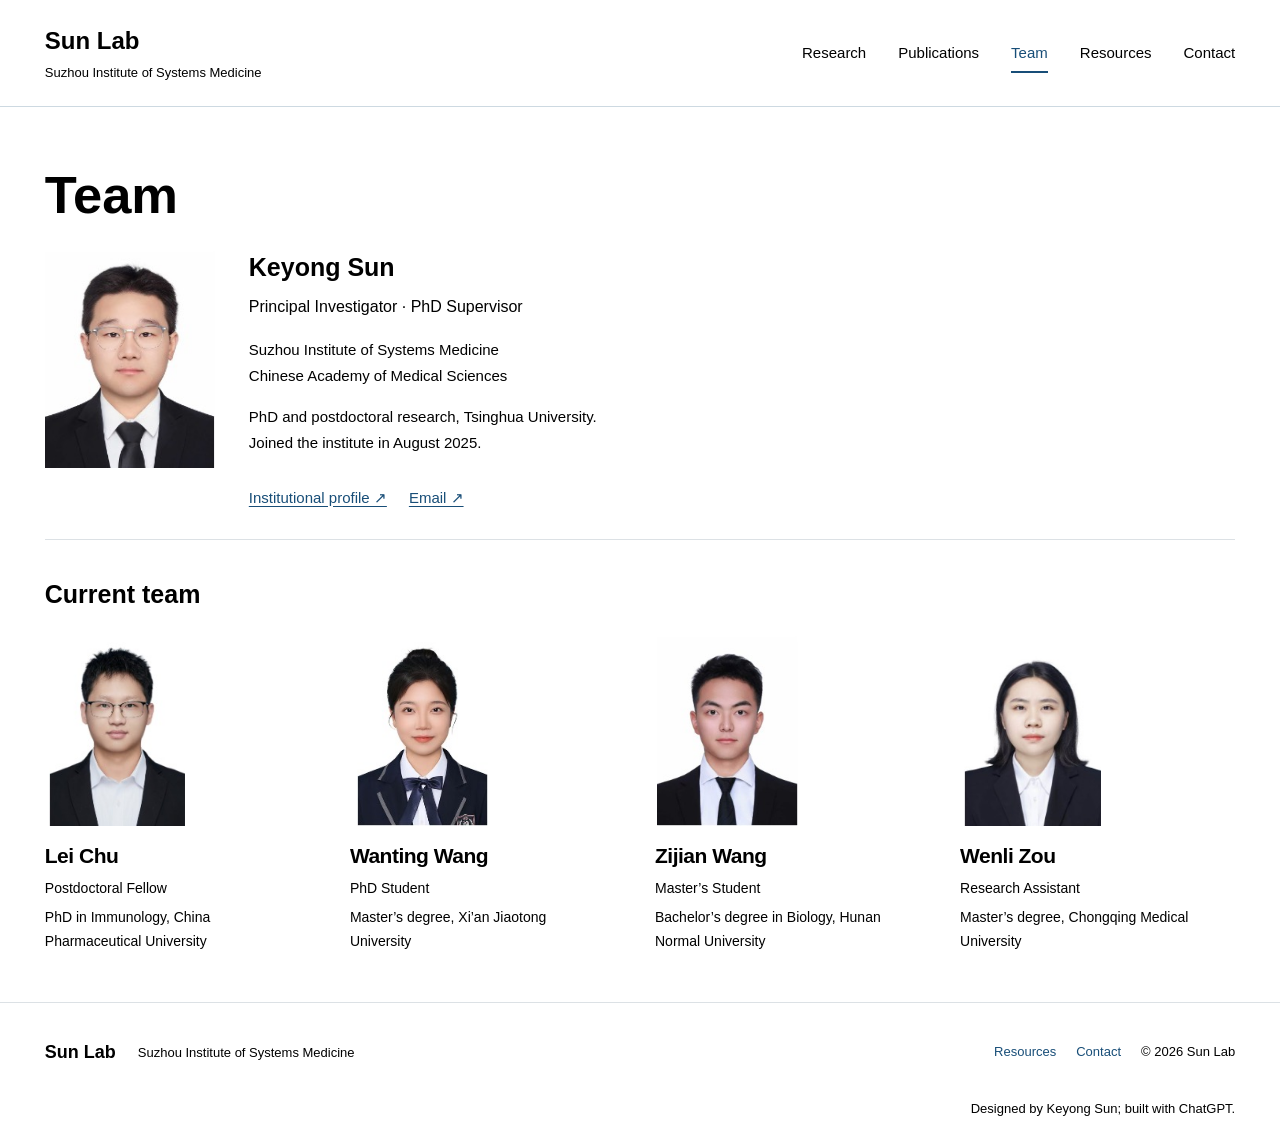
<file: people.html>
<!doctype html><html lang="en"><head><meta charset="utf-8"><meta name="viewport" content="width=device-width,initial-scale=1"><title>Team | Sun Lab</title><meta name="description" content="Sun Lab at Suzhou Institute of Systems Medicine. Single-cell biology, team, publications and data resources."><link rel="icon" href="favicon.svg" type="image/svg+xml"><link rel="stylesheet" href="style.css?v=20261023-academic-v2"><link rel="stylesheet" href="academic.css?v=20261023-academic-v2"><link rel="stylesheet" href="sun-lab-design.css?v=20261104"></head><body class="lab-site"><a class="skip-link" href="#main">Skip to content</a><header><a class="brand" href="index.html">Sun Lab<small>Suzhou Institute of Systems Medicine</small></a><nav aria-label="Main navigation"><a href="research.html" >Research</a><a href="publications.html" >Publications</a><a href="team.html" aria-current="page" >Team</a><a href="resources.html" >Resources</a><a href="contact.html" >Contact</a></nav></header><main id="main"><section class="page-head"><h1 class="">Team</h1></section><section class="section compact people-content"><article class="pi"><div class="pi-portrait"><img src="pi.jpg" alt="Keyong Sun" width="186" height="238"></div><div class="pi-info"><h2>Keyong Sun</h2><p class="lead">Principal Investigator · PhD Supervisor</p><p>Suzhou Institute of Systems Medicine<br>Chinese Academy of Medical Sciences</p><p>PhD and postdoctoral research, Tsinghua University.<br>Joined the institute in August 2025.</p><div class="pi-links"><a class="text-link" href="https://www.ismsz.cn/Web/KXYJKYTDPage?Id=31&amp;PageId=14214" target="_blank" rel="noopener">Institutional profile ↗</a><a class="text-link" href="mailto:keyongsuntsinghua@gmail.com">Email ↗</a></div></div></article><div class="members"><h2>Current team</h2><div id="members-list" class="members-grid"><article class="member-card"><div class="member-portrait"><img src="member-lei-chu.jpg" alt="Lei Chu" loading="lazy" decoding="async" width="156" height="208"></div><div class="member-info"><h3>Lei Chu</h3><p class="member-role">Postdoctoral Fellow</p><p class="member-education">PhD in Immunology, China Pharmaceutical University</p></div></article><article class="member-card"><div class="member-portrait"><img src="member-wanting-wang.jpg" alt="Wanting Wang" loading="lazy" decoding="async" width="156" height="208"></div><div class="member-info"><h3>Wanting Wang</h3><p class="member-role">PhD Student</p><p class="member-education">Master’s degree, Xi’an Jiaotong University</p></div></article><article class="member-card"><div class="member-portrait"><img src="member-zijian-wang.jpg" alt="Zijian Wang" loading="lazy" decoding="async" width="156" height="208"></div><div class="member-info"><h3>Zijian Wang</h3><p class="member-role">Master’s Student</p><p class="member-education">Bachelor’s degree in Biology, Hunan Normal University</p></div></article><article class="member-card"><div class="member-portrait"><img src="member-wenli-zou.jpg" alt="Wenli Zou" loading="lazy" decoding="async" width="156" height="208"></div><div class="member-info"><h3>Wenli Zou</h3><p class="member-role">Research Assistant</p><p class="member-education">Master’s degree, Chongqing Medical University</p></div></article></div></div></section></main><footer style="flex-wrap:wrap"><a class="brand" href="index.html">Sun Lab</a><p class="">Suzhou Institute of Systems Medicine</p><div><a href="resources.html">Resources</a><a href="contact.html">Contact</a><span>© 2026 Sun Lab</span></div><p class="site-credit" style="flex-basis:100%;margin:0;text-align:right">Designed by Keyong Sun; built with ChatGPT.</p></footer><script src="app.js?v=20261023-academic-v2"></script></body></html>
</file>
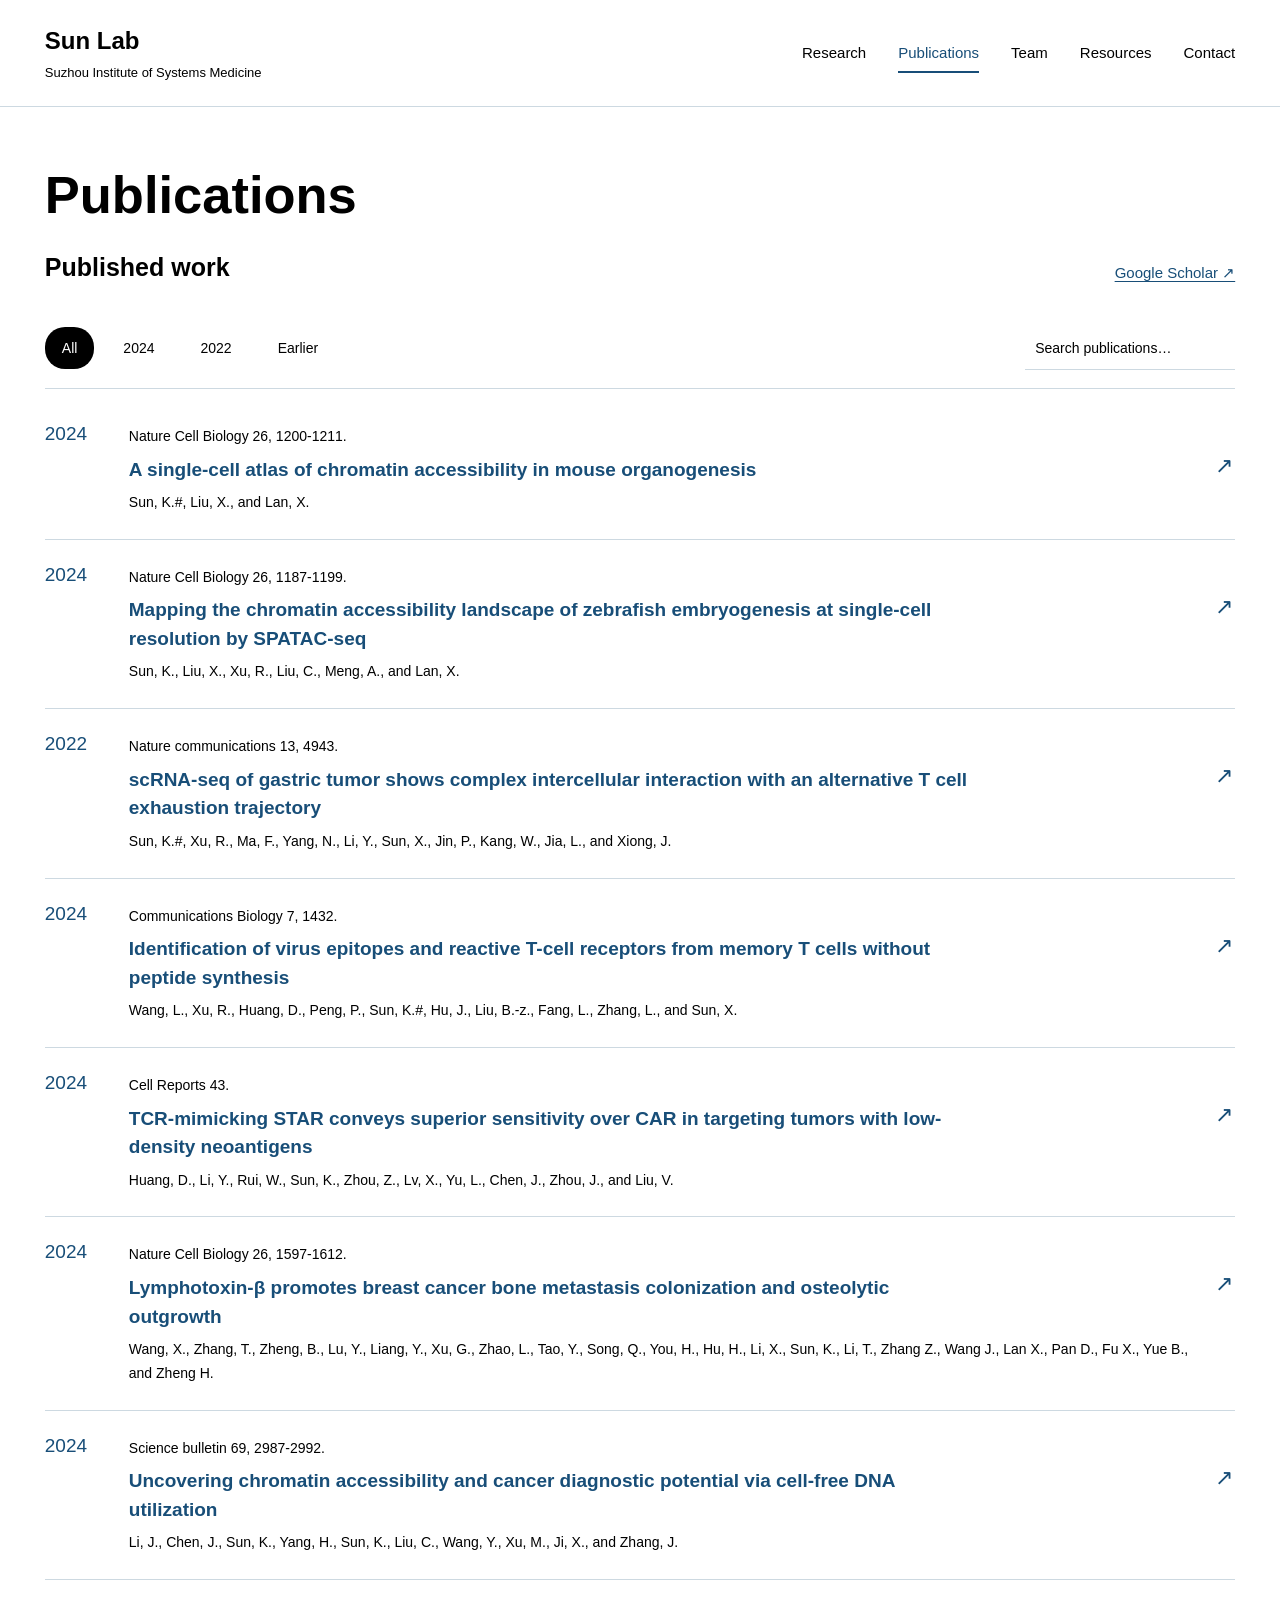
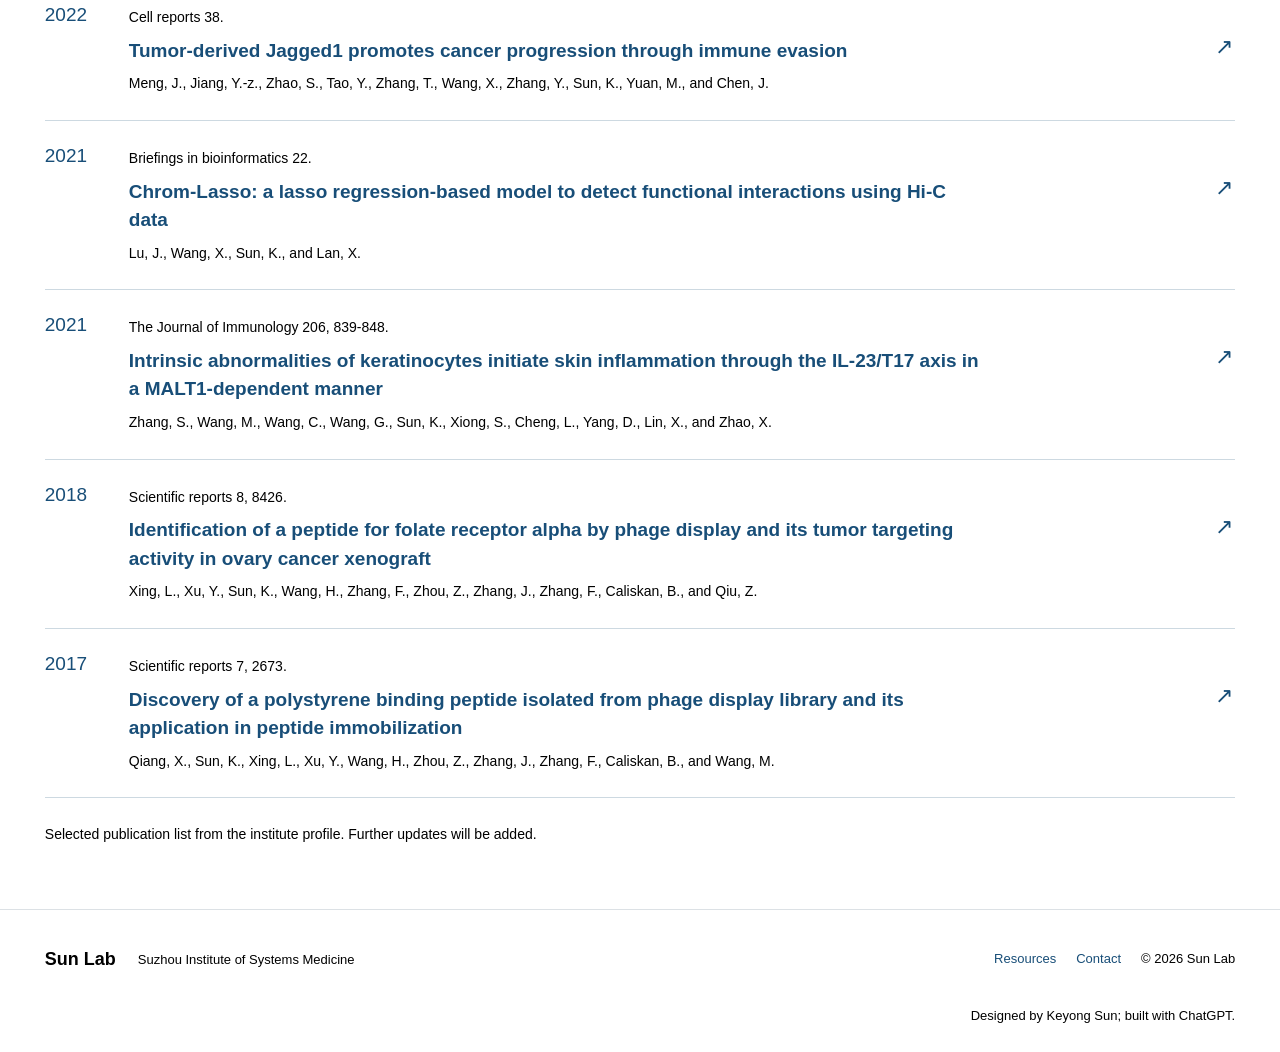
<file: publications.html>
<!doctype html><html lang="en"><head><meta charset="utf-8"><meta name="viewport" content="width=device-width,initial-scale=1"><title>Publications | Sun Lab</title><meta name="description" content="Sun Lab at Suzhou Institute of Systems Medicine. Single-cell biology, team, publications and data resources."><link rel="icon" href="favicon.svg" type="image/svg+xml"><link rel="stylesheet" href="style.css?v=20261023-academic-v2"><link rel="stylesheet" href="academic.css?v=20261023-academic-v2"><link rel="stylesheet" href="sun-lab-design.css?v=20261104"></head><body class="lab-site"><a class="skip-link" href="#main">Skip to content</a><header><a class="brand" href="index.html">Sun Lab<small>Suzhou Institute of Systems Medicine</small></a><nav aria-label="Main navigation"><a href="research.html" >Research</a><a href="publications.html" aria-current="page" >Publications</a><a href="team.html" >Team</a><a href="resources.html" >Resources</a><a href="contact.html" >Contact</a></nav></header><main id="main"><section class="page-head"><h1 class="">Publications</h1></section><section class="section compact"><div class="section-head"><h2 class="">Published work</h2><a class="text-link" href="https://scholar.google.com/citations?user=pbF44WwAAAAJ" target="_blank" rel="noopener">Google Scholar ↗</a></div><div class="filters"><button class="active" data-filter="all"><span class="">All</span></button><button data-filter="2024">2024</button><button data-filter="2022">2022</button><button data-filter="earlier"><span class="">Earlier</span></button><label><span class="sr">Search publications</span><input type="search" id="search" placeholder="Search publications…"></label></div><div id="papers"></div><p class="source-note"><span class="">Selected publication list from the institute profile. Further updates will be added.</span></p></section></main><footer style="flex-wrap:wrap"><a class="brand" href="index.html">Sun Lab</a><p class="">Suzhou Institute of Systems Medicine</p><div><a href="resources.html">Resources</a><a href="contact.html">Contact</a><span>© 2026 Sun Lab</span></div><p class="site-credit" style="flex-basis:100%;margin:0;text-align:right">Designed by Keyong Sun; built with ChatGPT.</p></footer><script src="app.js?v=20261023-academic-v2"></script></body></html>
</file>
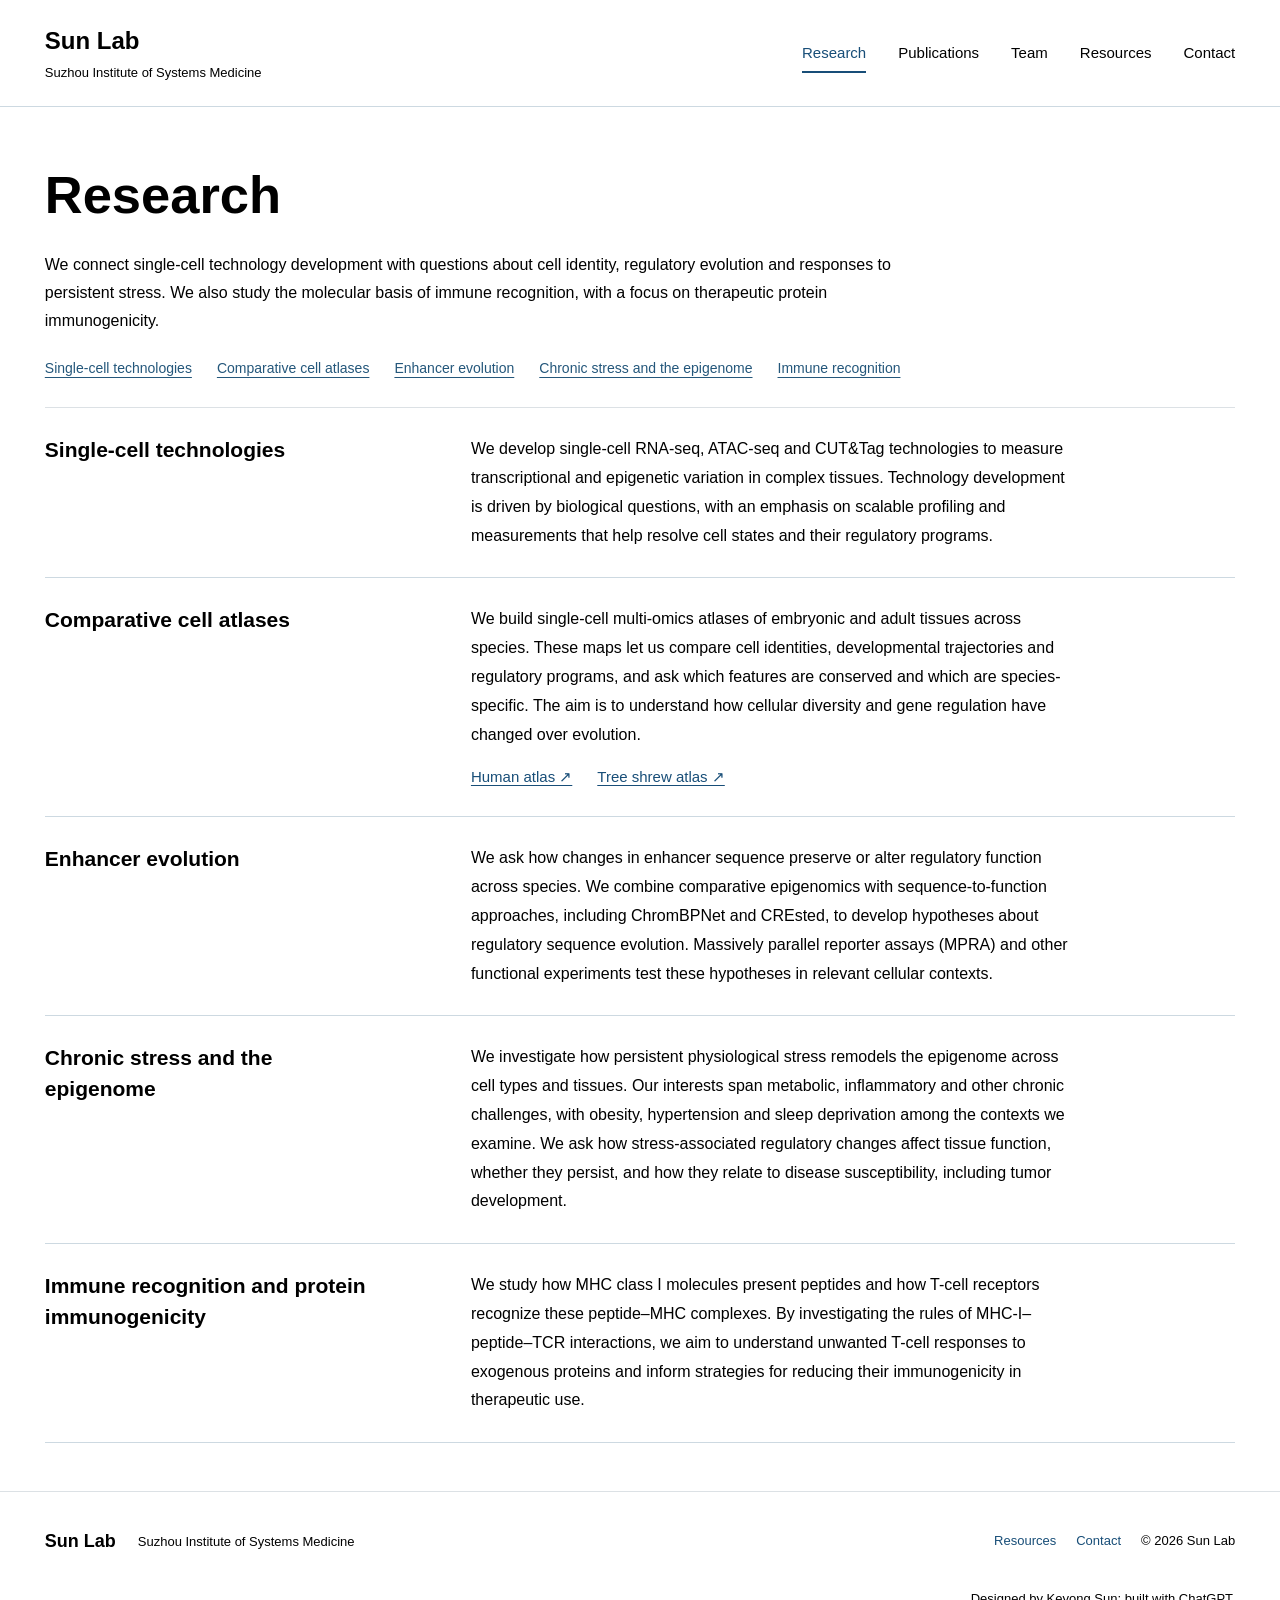
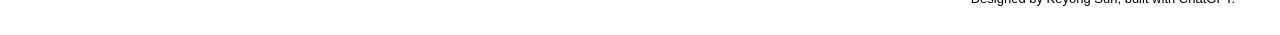
<file: research.html>
<!doctype html><html lang="en"><head><meta charset="utf-8"><meta name="viewport" content="width=device-width,initial-scale=1"><title>Research | Sun Lab</title><meta name="description" content="Sun Lab develops single-cell technologies and comparative atlases to study enhancer evolution, chronic stress and the molecular basis of immune recognition."><link rel="icon" href="favicon.svg" type="image/svg+xml"><link rel="stylesheet" href="style.css?v=20261023-academic-v2"><link rel="stylesheet" href="academic.css?v=20261023-academic-v2"><link rel="stylesheet" href="research.css?v=20261028-editorial-v2"><link rel="stylesheet" href="sun-lab-design.css?v=20261104"></head><body class="lab-site"><a class="skip-link" href="#main">Skip to content</a><header><a class="brand" href="index.html">Sun Lab<small>Suzhou Institute of Systems Medicine</small></a><nav aria-label="Main navigation"><a href="research.html" aria-current="page" >Research</a><a href="publications.html" >Publications</a><a href="team.html" >Team</a><a href="resources.html" >Resources</a><a href="contact.html" >Contact</a></nav></header><main id="main"><section class="page-head"><h1 class="">Research</h1></section><section class="section compact research-content"><p class="lead">We connect single-cell technology development with questions about cell identity, regulatory evolution and responses to persistent stress. We also study the molecular basis of immune recognition, with a focus on therapeutic protein immunogenicity.</p><nav class="research-nav" aria-label="Research themes"><a href="#single-cell-methods">Single-cell technologies</a><a href="#comparative-atlases">Comparative cell atlases</a><a href="#enhancer-function">Enhancer evolution</a><a href="#chronic-stress">Chronic stress and the epigenome</a><a href="#immune-recognition">Immune recognition</a></nav><div id="research-directions" class="research-directions"><article class="research-direction" id="single-cell-methods" aria-labelledby="single-cell-methods-title"><h2 id="single-cell-methods-title">Single-cell technologies</h2><div><p>We develop single-cell RNA-seq, ATAC-seq and CUT&amp;Tag technologies to measure transcriptional and epigenetic variation in complex tissues. Technology development is driven by biological questions, with an emphasis on scalable profiling and measurements that help resolve cell states and their regulatory programs.</p></div></article><article class="research-direction" id="comparative-atlases" aria-labelledby="comparative-atlases-title"><h2 id="comparative-atlases-title">Comparative cell atlases</h2><div><p>We build single-cell multi-omics atlases of embryonic and adult tissues across species. These maps let us compare cell identities, developmental trajectories and regulatory programs, and ask which features are conserved and which are species-specific. The aim is to understand how cellular diversity and gene regulation have changed over evolution.</p><div class="research-direction-links"><a href="human-atlas.html#overview" target="_blank" rel="noopener" aria-label="Human atlas (opens in new tab)">Human atlas ↗</a><a href="tree-shrew-atlas.html#overview" target="_blank" rel="noopener" aria-label="Tree shrew atlas (opens in new tab)">Tree shrew atlas ↗</a></div></div></article><article class="research-direction" id="enhancer-function" aria-labelledby="enhancer-function-title"><h2 id="enhancer-function-title">Enhancer evolution</h2><div><p>We ask how changes in enhancer sequence preserve or alter regulatory function across species. We combine comparative epigenomics with sequence-to-function approaches, including ChromBPNet and CREsted, to develop hypotheses about regulatory sequence evolution. Massively parallel reporter assays (MPRA) and other functional experiments test these hypotheses in relevant cellular contexts.</p></div></article><article class="research-direction" id="chronic-stress" aria-labelledby="chronic-stress-title"><h2 id="chronic-stress-title">Chronic stress and the epigenome</h2><div><p>We investigate how persistent physiological stress remodels the epigenome across cell types and tissues. Our interests span metabolic, inflammatory and other chronic challenges, with obesity, hypertension and sleep deprivation among the contexts we examine. We ask how stress-associated regulatory changes affect tissue function, whether they persist, and how they relate to disease susceptibility, including tumor development.</p></div></article><article class="research-direction" id="immune-recognition" aria-labelledby="immune-recognition-title"><h2 id="immune-recognition-title">Immune recognition and protein immunogenicity</h2><div><p>We study how MHC class I molecules present peptides and how T-cell receptors recognize these peptide–MHC complexes. By investigating the rules of MHC-I–peptide–TCR interactions, we aim to understand unwanted T-cell responses to exogenous proteins and inform strategies for reducing their immunogenicity in therapeutic use.</p></div></article></div></section></main><footer style="flex-wrap:wrap"><a class="brand" href="index.html">Sun Lab</a><p class="">Suzhou Institute of Systems Medicine</p><div><a href="resources.html">Resources</a><a href="contact.html">Contact</a><span>© 2026 Sun Lab</span></div><p class="site-credit" style="flex-basis:100%;margin:0;text-align:right">Designed by Keyong Sun; built with ChatGPT.</p></footer><script src="app.js?v=20261023-academic-v2"></script></body></html>
</file>
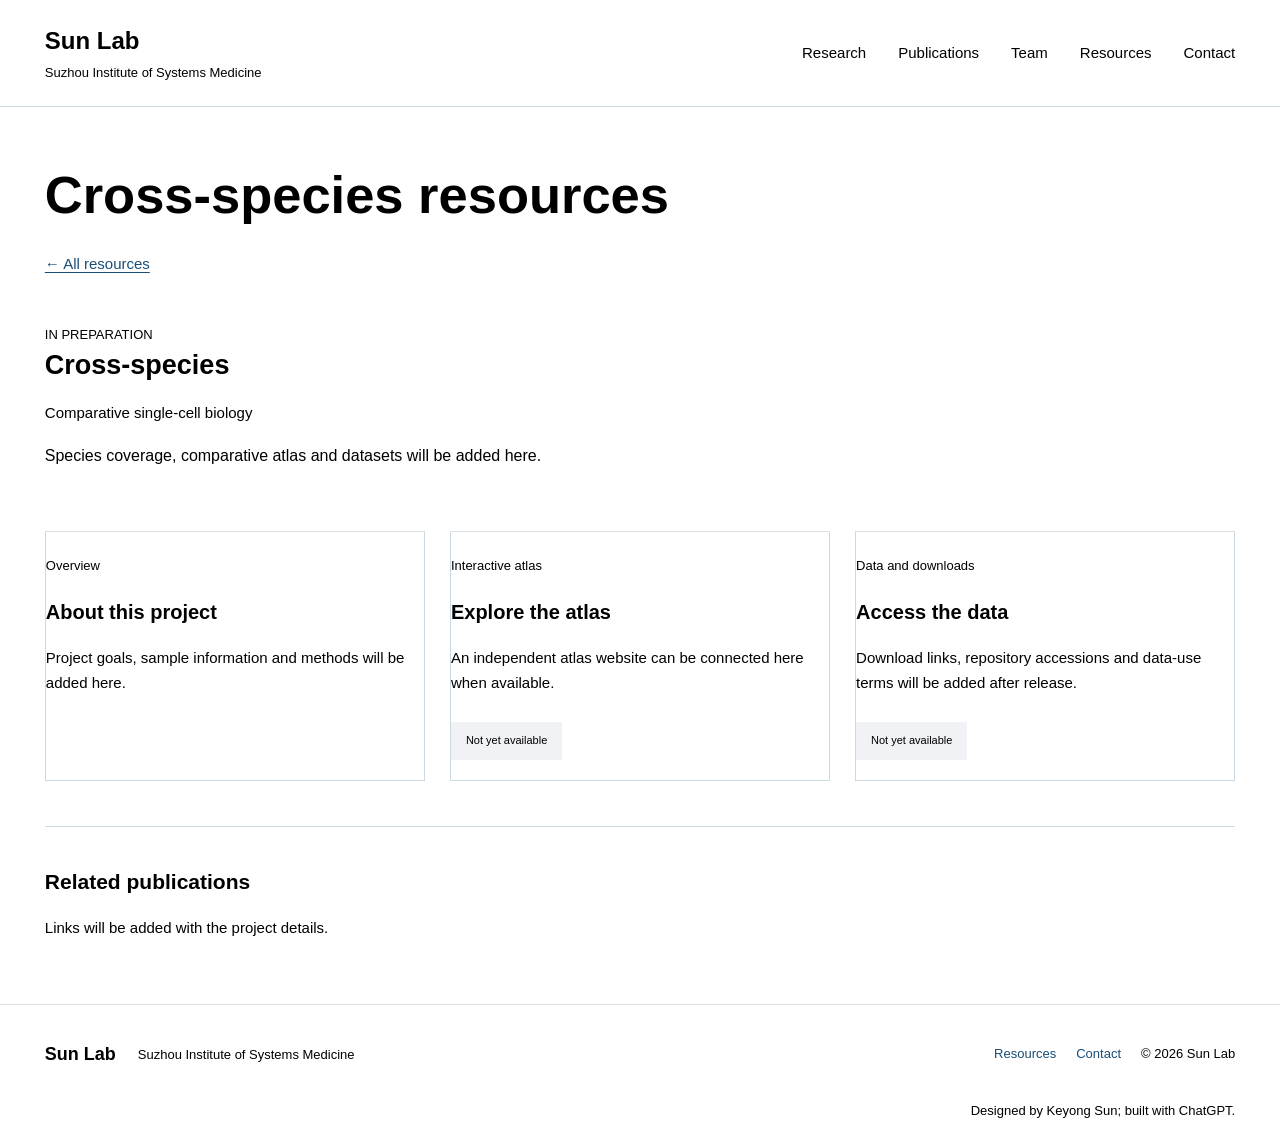
<file: resources-cross-species.html>
<!doctype html><html lang="en"><head><meta charset="utf-8"><meta name="viewport" content="width=device-width,initial-scale=1"><title>Resources/Cross-Species | Sun Lab</title><meta name="description" content="Sun Lab at Suzhou Institute of Systems Medicine. Single-cell biology, team, publications and data resources."><link rel="icon" href="favicon.svg" type="image/svg+xml"><link rel="stylesheet" href="style.css?v=20261023-academic-v2"><link rel="stylesheet" href="academic.css?v=20261023-academic-v2"><link rel="stylesheet" href="sun-lab-design.css?v=20261104"></head><body class="lab-site"><a class="skip-link" href="#main">Skip to content</a><header><a class="brand" href="index.html">Sun Lab<small>Suzhou Institute of Systems Medicine</small></a><nav aria-label="Main navigation"><a href="research.html" >Research</a><a href="publications.html" >Publications</a><a href="team.html" >Team</a><a href="resources.html" >Resources</a><a href="contact.html" >Contact</a></nav></header><main id="main"><section class="page-head"><h1 class="">Cross-species resources</h1></section><section class="section compact"><a href="resources.html" class="text-link"><span class="">← All resources</span></a><div class="project-summary"><span class="status"><span class="">IN PREPARATION</span></span><h2 class="">Cross-species</h2><p class="species">Comparative single-cell biology</p><p class="lead">Species coverage, comparative atlas and datasets will be added here.</p></div><div class="portal-grid"><article><small>Overview</small><h3 class="">About this project</h3><p class="">Project goals, sample information and methods will be added here.</p></article><article><small>Interactive atlas</small><h3 class="">Explore the atlas</h3><p class="">An independent atlas website can be connected here when available.</p><span class="unavailable"><span class="">Not yet available</span></span></article><article><small>Data and downloads</small><h3 class="">Access the data</h3><p class="">Download links, repository accessions and data-use terms will be added after release.</p><span class="unavailable"><span class="">Not yet available</span></span></article></div><div class="related"><h3><span class="">Related publications</span></h3><p class="">Links will be added with the project details.</p></div></section></main><footer style="flex-wrap:wrap"><a class="brand" href="index.html">Sun Lab</a><p class="">Suzhou Institute of Systems Medicine</p><div><a href="resources.html">Resources</a><a href="contact.html">Contact</a><span>© 2026 Sun Lab</span></div><p class="site-credit" style="flex-basis:100%;margin:0;text-align:right">Designed by Keyong Sun; built with ChatGPT.</p></footer><script src="app.js?v=20261023-academic-v2"></script></body></html>
</file>
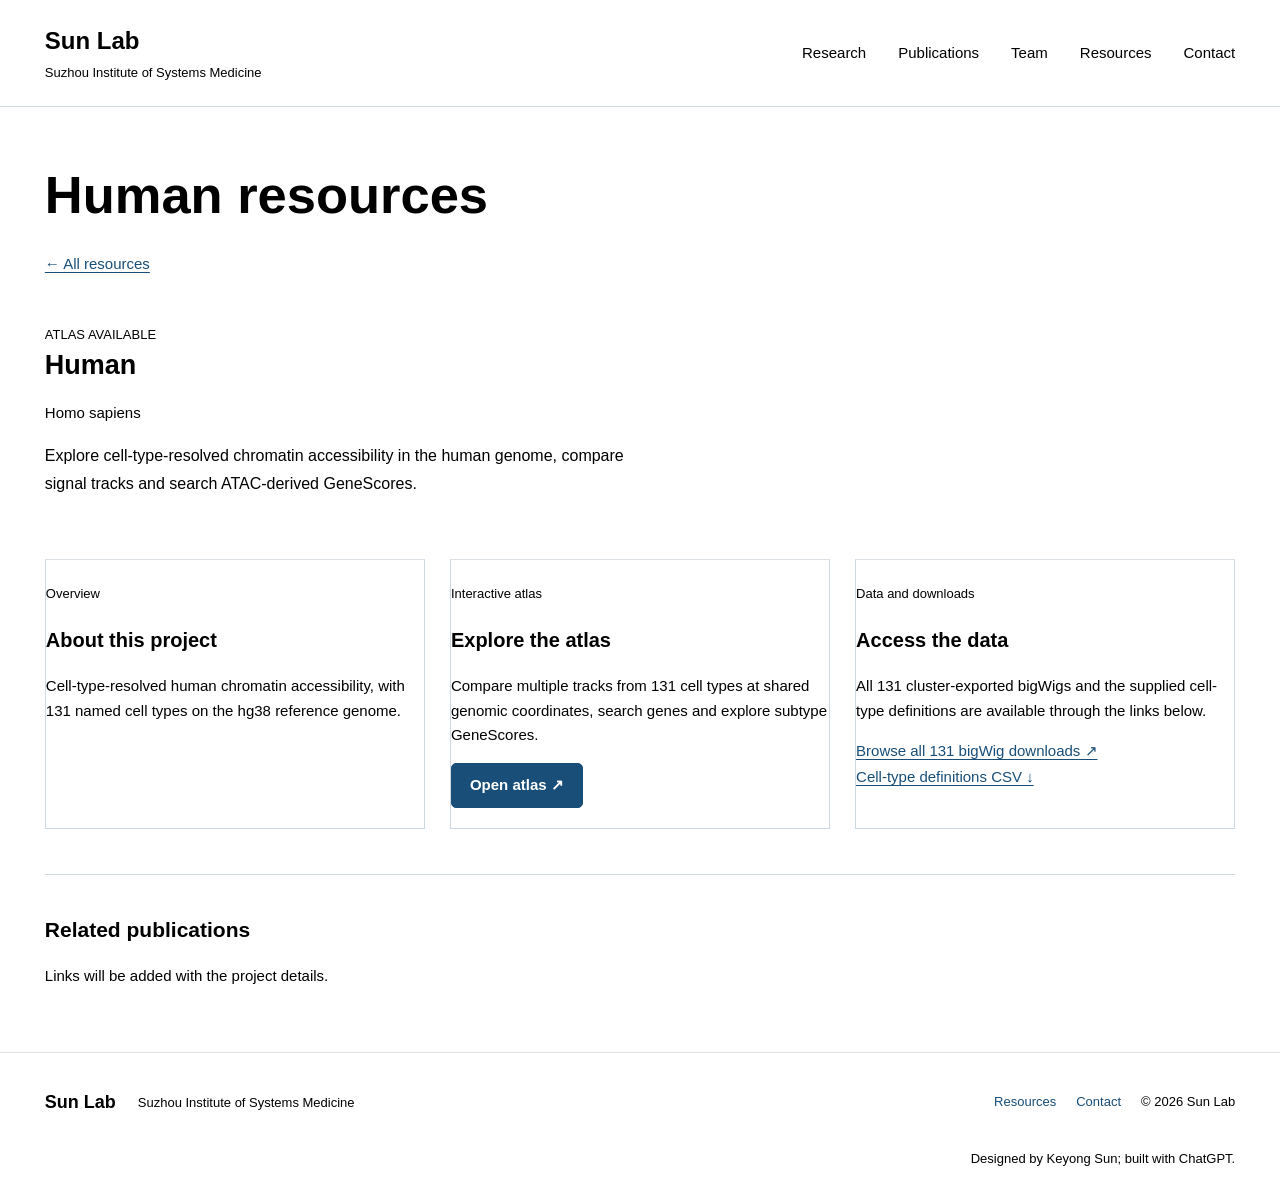
<file: resources-human.html>
<!doctype html><html lang="en"><head><meta charset="utf-8"><meta name="viewport" content="width=device-width,initial-scale=1"><title>Resources/Human | Sun Lab</title><meta name="description" content="Sun Lab at Suzhou Institute of Systems Medicine. Single-cell biology, team, publications and data resources."><link rel="icon" href="favicon.svg" type="image/svg+xml"><link rel="stylesheet" href="style.css?v=20261023-academic-v2"><link rel="stylesheet" href="academic.css?v=20261023-academic-v2"><link rel="stylesheet" href="sun-lab-design.css?v=20261104"></head><body class="lab-site"><a class="skip-link" href="#main">Skip to content</a><header><a class="brand" href="index.html">Sun Lab<small>Suzhou Institute of Systems Medicine</small></a><nav aria-label="Main navigation"><a href="research.html" >Research</a><a href="publications.html" >Publications</a><a href="team.html" >Team</a><a href="resources.html" >Resources</a><a href="contact.html" >Contact</a></nav></header><main id="main"><section class="page-head"><h1 class="">Human resources</h1></section><section class="section compact"><a href="resources.html" class="text-link"><span class="">← All resources</span></a><div class="project-summary"><span class="status"><span class="">ATLAS AVAILABLE</span></span><h2 class="">Human</h2><p class="species">Homo sapiens</p><p class="lead">Explore cell-type-resolved chromatin accessibility in the human genome, compare signal tracks and search ATAC-derived GeneScores.</p></div><div class="portal-grid"><article><small>Overview</small><h3 class="">About this project</h3><p class="">Cell-type-resolved human chromatin accessibility, with 131 named cell types on the hg38 reference genome.</p></article><article><small>Interactive atlas</small><h3 class="">Explore the atlas</h3><p class="">Compare multiple tracks from 131 cell types at shared genomic coordinates, search genes and explore subtype GeneScores.</p><a class="button" href="human-atlas.html#overview" target="_blank" rel="noopener"><span class="">Open atlas ↗</span></a></article><article><small>Data and downloads</small><h3 class="">Access the data</h3><p class="">All 131 cluster-exported bigWigs and the supplied cell-type definitions are available through the links below.</p><a class="text-link" href="human-atlas.html#data"><span class="">Browse all 131 bigWig downloads ↗</span></a><a class="text-link" href="https://175.27.234.23/cell-types.csv"><span class="">Cell-type definitions CSV ↓</span></a></article></div><div class="related"><h3><span class="">Related publications</span></h3><p class="">Links will be added with the project details.</p></div></section></main><footer style="flex-wrap:wrap"><a class="brand" href="index.html">Sun Lab</a><p class="">Suzhou Institute of Systems Medicine</p><div><a href="resources.html">Resources</a><a href="contact.html">Contact</a><span>© 2026 Sun Lab</span></div><p class="site-credit" style="flex-basis:100%;margin:0;text-align:right">Designed by Keyong Sun; built with ChatGPT.</p></footer><script src="app.js?v=20261023-academic-v2"></script></body></html>
</file>
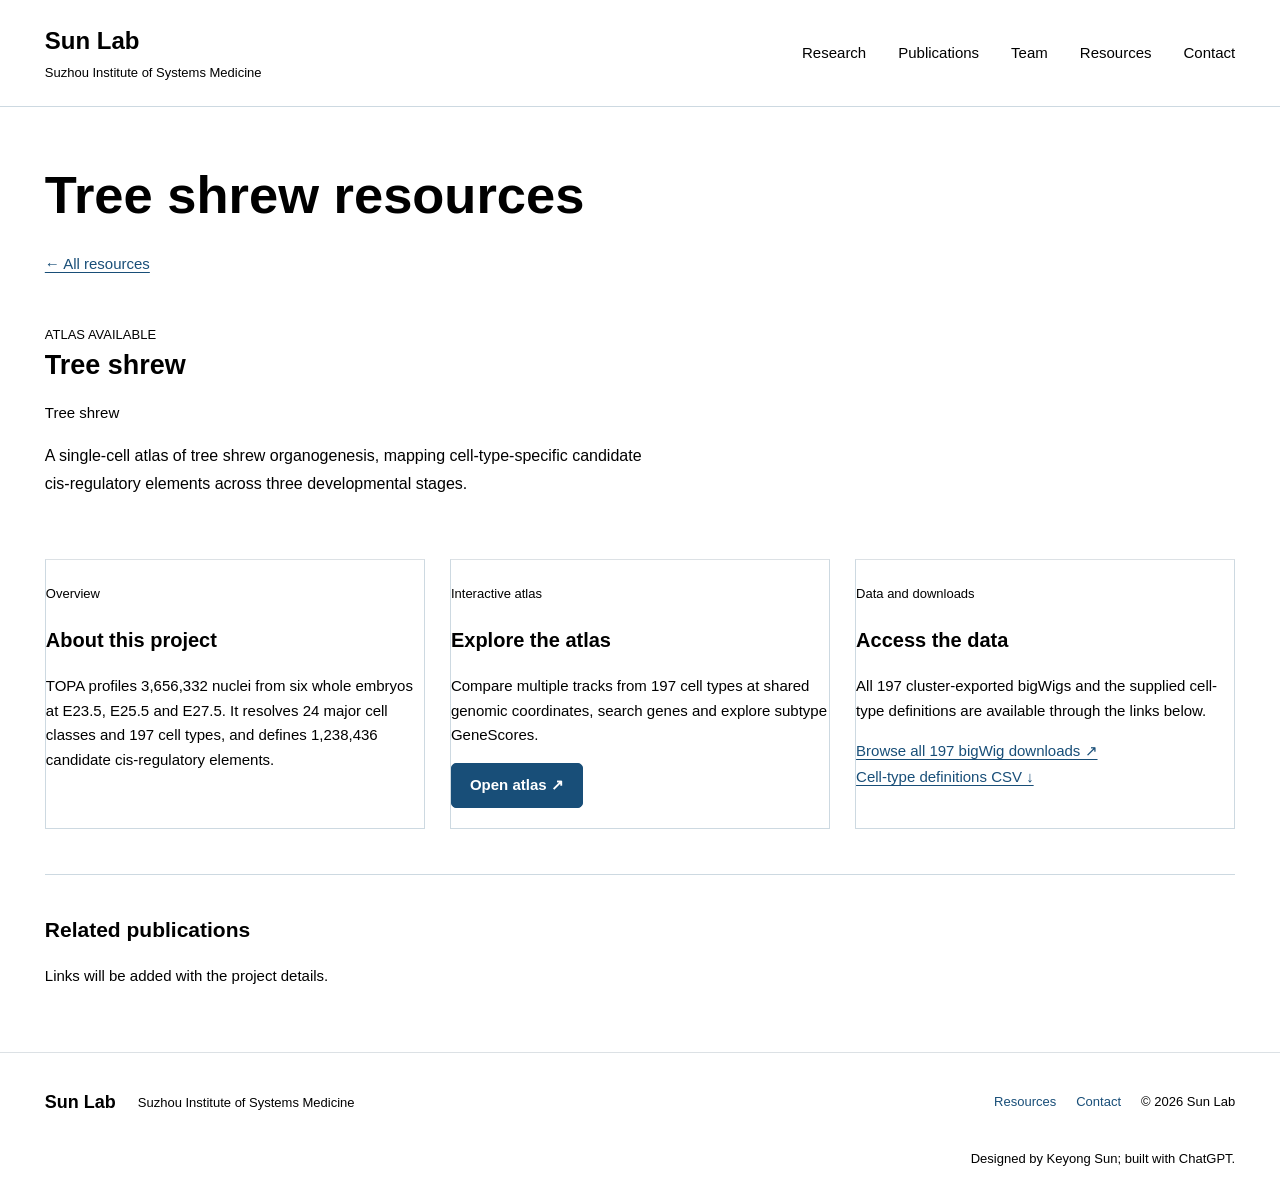
<file: resources-tree-shrew.html>
<!doctype html><html lang="en"><head><meta charset="utf-8"><meta name="viewport" content="width=device-width,initial-scale=1"><title>Resources/Tree-Shrew | Sun Lab</title><meta name="description" content="Sun Lab at Suzhou Institute of Systems Medicine. Single-cell biology, team, publications and data resources."><link rel="icon" href="favicon.svg" type="image/svg+xml"><link rel="stylesheet" href="style.css?v=20261023-academic-v2"><link rel="stylesheet" href="academic.css?v=20261023-academic-v2"><link rel="stylesheet" href="sun-lab-design.css?v=20261104"></head><body class="lab-site"><a class="skip-link" href="#main">Skip to content</a><header><a class="brand" href="index.html">Sun Lab<small>Suzhou Institute of Systems Medicine</small></a><nav aria-label="Main navigation"><a href="research.html" >Research</a><a href="publications.html" >Publications</a><a href="team.html" >Team</a><a href="resources.html" >Resources</a><a href="contact.html" >Contact</a></nav></header><main id="main"><section class="page-head"><h1 class="">Tree shrew resources</h1></section><section class="section compact"><a href="resources.html" class="text-link"><span class="">← All resources</span></a><div class="project-summary"><span class="status"><span class="">ATLAS AVAILABLE</span></span><h2 class="">Tree shrew</h2><p class="species">Tree shrew</p><p class="lead">A single-cell atlas of tree shrew organogenesis, mapping cell-type-specific candidate cis-regulatory elements across three developmental stages.</p></div><div class="portal-grid"><article><small>Overview</small><h3 class="">About this project</h3><p class="">TOPA profiles 3,656,332 nuclei from six whole embryos at E23.5, E25.5 and E27.5. It resolves 24 major cell classes and 197 cell types, and defines 1,238,436 candidate cis-regulatory elements.</p></article><article><small>Interactive atlas</small><h3 class="">Explore the atlas</h3><p class="">Compare multiple tracks from 197 cell types at shared genomic coordinates, search genes and explore subtype GeneScores.</p><a class="button" href="tree-shrew-atlas.html#overview" target="_blank" rel="noopener"><span class="">Open atlas ↗</span></a></article><article><small>Data and downloads</small><h3 class="">Access the data</h3><p class="">All 197 cluster-exported bigWigs and the supplied cell-type definitions are available through the links below.</p><a class="text-link" href="tree-shrew-atlas.html#data"><span class="">Browse all 197 bigWig downloads ↗</span></a><a class="text-link" href="https://175.27.234.23/tree-shrew/cell-types.csv"><span class="">Cell-type definitions CSV ↓</span></a></article></div><div class="related"><h3><span class="">Related publications</span></h3><p class="">Links will be added with the project details.</p></div></section></main><footer style="flex-wrap:wrap"><a class="brand" href="index.html">Sun Lab</a><p class="">Suzhou Institute of Systems Medicine</p><div><a href="resources.html">Resources</a><a href="contact.html">Contact</a><span>© 2026 Sun Lab</span></div><p class="site-credit" style="flex-basis:100%;margin:0;text-align:right">Designed by Keyong Sun; built with ChatGPT.</p></footer><script src="app.js?v=20261023-academic-v2"></script></body></html>
</file>
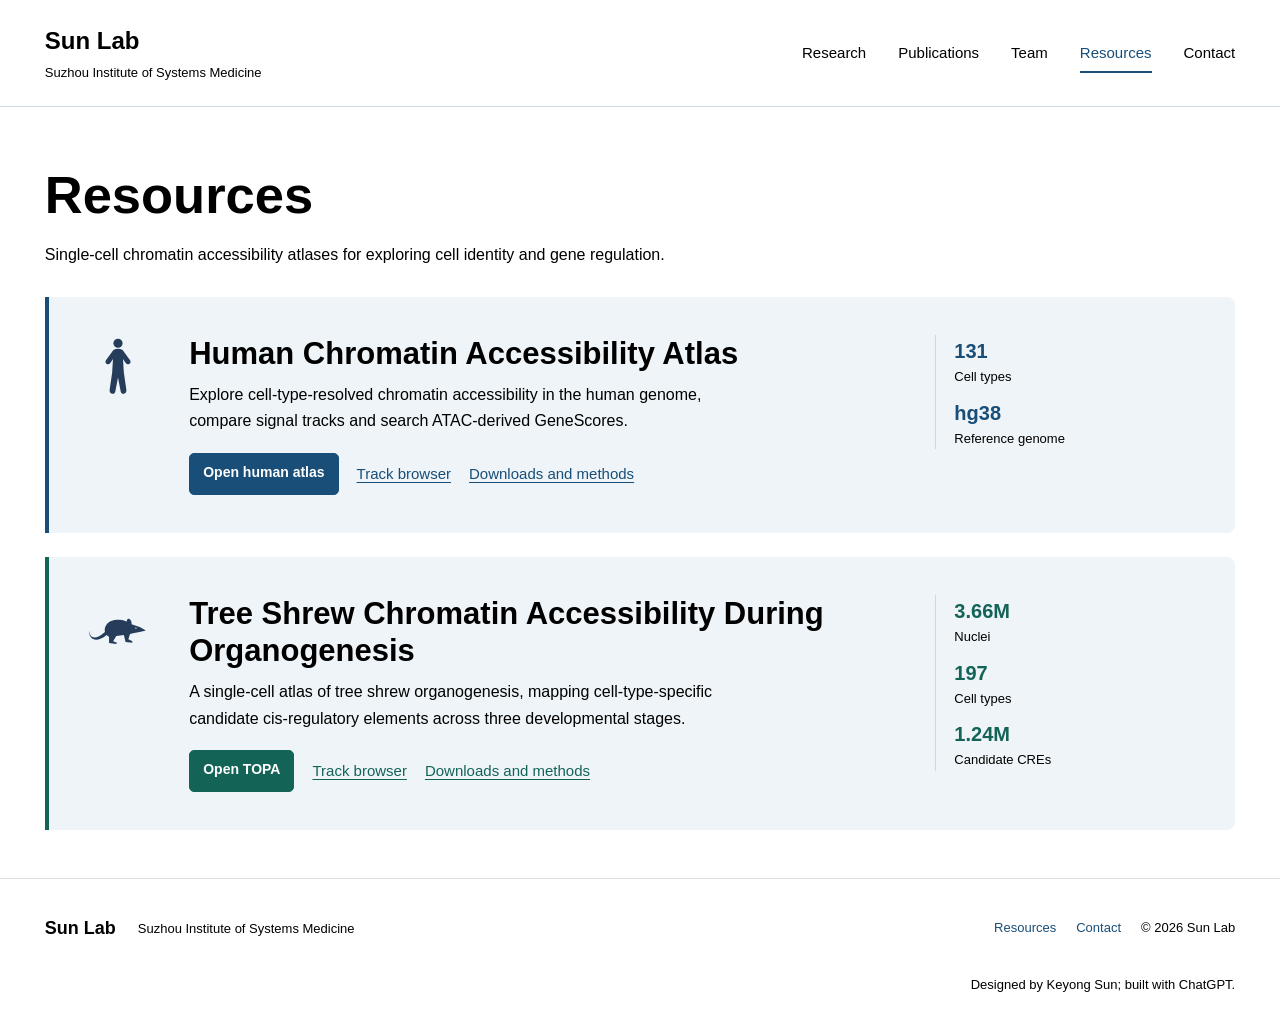
<file: resources.html>
<!doctype html><html lang="en"><head><meta charset="utf-8"><meta name="viewport" content="width=device-width,initial-scale=1"><title>Resources | Sun Lab</title><meta name="description" content="Sun Lab at Suzhou Institute of Systems Medicine. Single-cell biology, team, publications and data resources."><link rel="icon" href="favicon.svg" type="image/svg+xml"><link rel="stylesheet" href="style.css?v=20261023-academic-v2"><link rel="stylesheet" href="academic.css?v=20261023-academic-v2"><link rel="stylesheet" href="sun-lab-design.css?v=20261104"></head><body class="lab-site"><a class="skip-link" href="#main">Skip to content</a><header><a class="brand" href="index.html">Sun Lab<small>Suzhou Institute of Systems Medicine</small></a><nav aria-label="Main navigation"><a href="research.html" >Research</a><a href="publications.html" >Publications</a><a href="team.html" >Team</a><a href="resources.html" aria-current="page" >Resources</a><a href="contact.html" >Contact</a></nav></header><main id="main"><section class="page-head"><h1 class="">Resources</h1></section><section class="section resources-content"><p class="resource-intro">Single-cell chromatin accessibility atlases for exploring cell identity and gene regulation.</p><div class="atlas-resource-list"><article class="atlas-resource human"><img class="species-icon" src="species-human.svg" width="80" height="80" alt=""><div class="resource-info"><h2>Human Chromatin Accessibility Atlas</h2><p>Explore cell-type-resolved chromatin accessibility in the human genome, compare signal tracks and search ATAC-derived GeneScores.</p><div class="resource-actions"><a class="button" href="human-atlas.html#overview">Open human atlas</a><a class="text-link" href="human-atlas.html#tracks">Track browser</a><a class="text-link" href="human-atlas.html#data">Downloads and methods</a></div></div><dl class="resource-metadata" aria-label="Dataset at a glance"><div><dt>Cell types</dt><dd>131</dd></div><div><dt>Reference genome</dt><dd>hg38</dd></div></dl></article><article class="atlas-resource tree-shrew"><img class="species-icon" src="species-tree-shrew.svg" width="80" height="80" alt=""><div class="resource-info"><h2>Tree Shrew Chromatin Accessibility During Organogenesis</h2><p>A single-cell atlas of tree shrew organogenesis, mapping cell-type-specific candidate cis-regulatory elements across three developmental stages.</p><div class="resource-actions"><a class="button" href="tree-shrew-atlas.html#overview">Open TOPA</a><a class="text-link" href="tree-shrew-atlas.html#tracks">Track browser</a><a class="text-link" href="tree-shrew-atlas.html#data">Downloads and methods</a></div></div><dl class="resource-metadata" aria-label="Dataset at a glance"><div><dt>Nuclei</dt><dd>3.66M</dd></div><div><dt>Cell types</dt><dd>197</dd></div><div><dt>Candidate CREs</dt><dd>1.24M</dd></div></dl></article></div></section></main><footer style="flex-wrap:wrap"><a class="brand" href="index.html">Sun Lab</a><p class="">Suzhou Institute of Systems Medicine</p><div><a href="resources.html">Resources</a><a href="contact.html">Contact</a><span>© 2026 Sun Lab</span></div><p class="site-credit" style="flex-basis:100%;margin:0;text-align:right">Designed by Keyong Sun; built with ChatGPT.</p></footer><script src="app.js?v=20261023-academic-v2"></script></body></html>
</file>
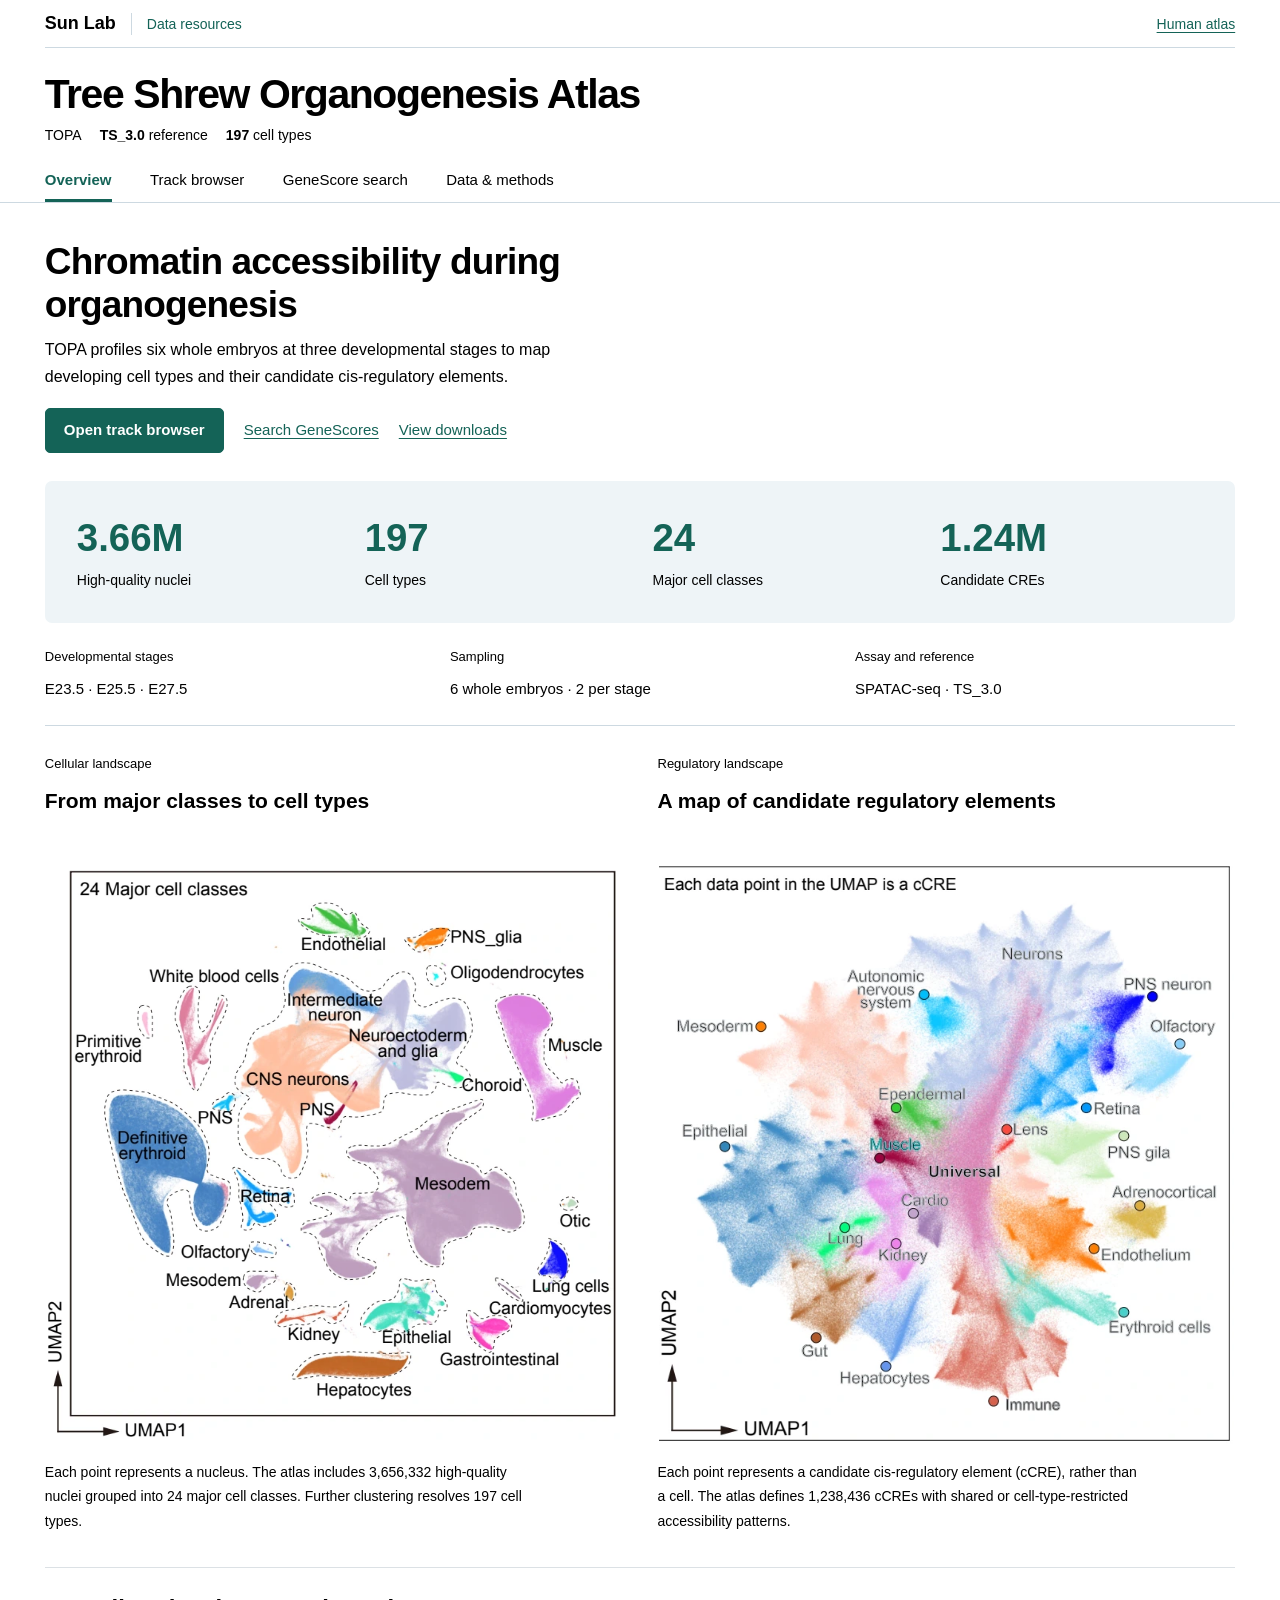
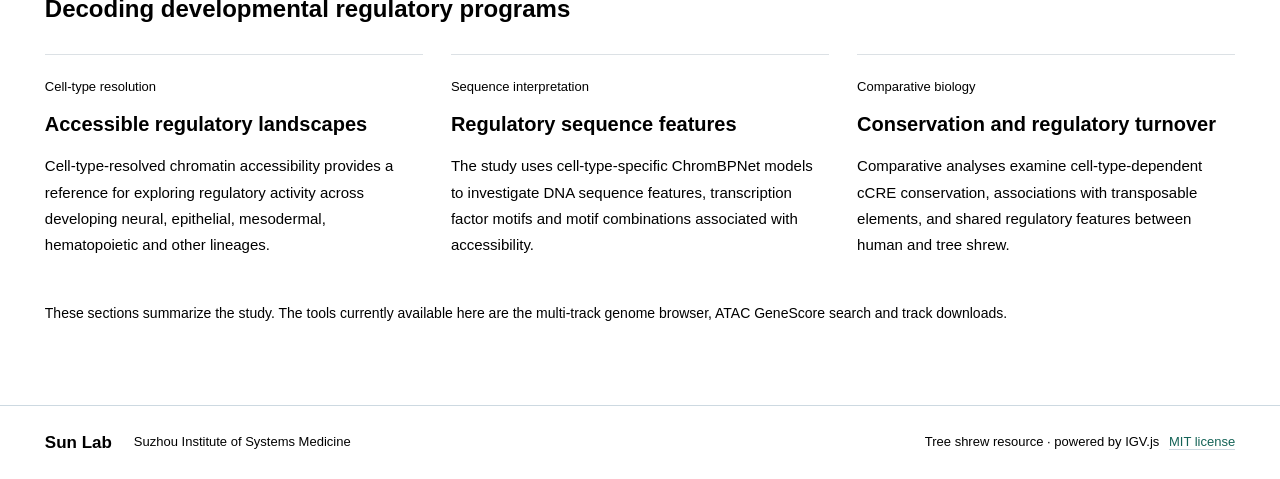
<file: tree-shrew-atlas.html>
<!doctype html><html lang="en"><head><meta charset="utf-8"><meta name="viewport" content="width=device-width,initial-scale=1"><title>TOPA | Tree Shrew Organogenesis Atlas · Sun Lab</title><meta name="description" content="TOPA maps tree shrew organogenesis across 3.66 million nuclei, 197 cell types and 1.24 million candidate cis-regulatory elements."><link rel="icon" href="favicon.svg"><link rel="stylesheet" href="tree-shrew-style.css?v=20261023-academic-v2"><link rel="stylesheet" href="genescore.css?v=20261023-academic-v2"><link rel="stylesheet" href="catalog.css?v=20261029-bigbed"><link rel="stylesheet" href="academic.css?v=20261023-academic-v2"><link rel="stylesheet" href="sun-lab-design.css?v=20261104"></head><body class="atlas-site atlas-tree-shrew">
<a class="skip-link" href="#main">Skip to content</a>
<header class="atlas-header">
  <div class="atlas-topline"><div class="atlas-breadcrumb"><a class="brand" href="index.html">Sun Lab</a><a href="resources.html">Data resources</a></div><a class="atlas-switch" href="human-atlas.html">Human atlas</a></div>
  <div class="project-heading">
    <h1>Tree Shrew Organogenesis Atlas</h1>
    <p class="atlas-identity">TOPA<span><b>TS_3.0</b> reference</span><span><b id="connected-count">197</b> cell types</span></p>
  </div>
  <nav aria-label="Project navigation"><a href="#overview" class="active" aria-current="page" data-tab="overview">Overview</a><a href="#tracks" data-tab="tracks">Track browser</a><a href="#genescore" data-tab="genescore">GeneScore search</a><a href="#data" data-tab="data">Data &amp; methods</a></nav>
</header>
<main id="main">
<section id="overview-panel" class="panel content-panel topa-overview">
<div class="atlas-overview-intro">
  <h2>Chromatin accessibility during organogenesis</h2>
  <p>TOPA profiles six whole embryos at three developmental stages to map developing cell types and their candidate cis-regulatory elements.</p>
  <div class="atlas-entry-actions"><button class="primary" data-open-tracks>Open track browser</button><a href="#genescore">Search GeneScores</a><a href="#data">View downloads</a></div>
</div>
<div class="topa-stats" aria-label="Atlas statistics"><div><strong>3.66M</strong><span>High-quality nuclei</span></div><div><strong>197</strong><span>Cell types</span></div><div><strong>24</strong><span>Major cell classes</span></div><div><strong>1.24M</strong><span>Candidate CREs</span></div></div>
<div class="topa-study"><div><small>Developmental stages</small><strong>E23.5 · E25.5 · E27.5</strong></div><div><small>Sampling</small><strong>6 whole embryos · 2 per stage</strong></div><div><small>Assay and reference</small><strong>SPATAC-seq · TS_3.0</strong></div></div>
<div class="topa-landscapes"><figure><div class="topa-figure-heading"><small>Cellular landscape</small><h3>From major classes to cell types</h3></div><a href="topa-cell-landscape.webp" target="_blank" rel="noopener" aria-label="View TOPA cellular landscape in a new tab"><img src="topa-cell-landscape.webp" width="730" height="742" alt="Cell UMAP of TOPA colored by 24 major cell classes" loading="lazy"></a><figcaption>Each point represents a nucleus. The atlas includes 3,656,332 high-quality nuclei grouped into 24 major cell classes. Further clustering resolves 197 cell types.</figcaption></figure><figure><div class="topa-figure-heading"><small>Regulatory landscape</small><h3>A map of candidate regulatory elements</h3></div><a href="topa-regulatory-landscape.webp" target="_blank" rel="noopener" aria-label="View TOPA candidate regulatory element embedding in a new tab"><img src="topa-regulatory-landscape.webp" width="722" height="725" alt="TOPA candidate cis-regulatory element embedding with lineage-associated accessibility patterns" loading="lazy"></a><figcaption>Each point represents a candidate cis-regulatory element (cCRE), rather than a cell. The atlas defines 1,238,436 cCREs with shared or cell-type-restricted accessibility patterns.</figcaption></figure></div>
<div class="topa-research"><h3>Decoding developmental regulatory programs</h3><div class="overview-grid"><article><small>Cell-type resolution</small><h4>Accessible regulatory landscapes</h4><p>Cell-type-resolved chromatin accessibility provides a reference for exploring regulatory activity across developing neural, epithelial, mesodermal, hematopoietic and other lineages.</p></article><article><small>Sequence interpretation</small><h4>Regulatory sequence features</h4><p>The study uses cell-type-specific ChromBPNet models to investigate DNA sequence features, transcription factor motifs and motif combinations associated with accessibility.</p></article><article><small>Comparative biology</small><h4>Conservation and regulatory turnover</h4><p>Comparative analyses examine cell-type-dependent cCRE conservation, associations with transposable elements, and shared regulatory features between human and tree shrew.</p></article></div><p class="topa-research-note">These sections summarize the study. The tools currently available here are the multi-track genome browser, ATAC GeneScore search and track downloads.</p></div>
</section>
<section id="tracks-panel" class="panel" hidden><div class="workspace"><button id="track-picker-toggle" type="button" aria-expanded="false" aria-controls="track-picker">Choose or add tracks</button><aside class="sidebar" id="track-picker"><div class="sidebar-title"><h2>Cell types</h2><span id="catalog-count">197</span></div><label class="search-field"><span class="sr">Search cell types</span><svg width="15" height="15" viewBox="0 0 24 24" fill="none" stroke="currentColor" stroke-width="1.6"><circle cx="10" cy="10" r="6"/><path d="m15 15 5 5"/></svg><input id="cell-search" type="search" placeholder="Search cell types…"></label><div class="selection-actions"><button id="select-all">Select filtered</button><button id="clear-all">Clear</button></div><div id="track-list" aria-label="Cell-type tracks"></div><div class="sidebar-bottom"><button class="import-button" id="add-local-bigwig" type="button" disabled>＋ Add local bigWig</button><input id="local-files" type="file" accept=".bw,.bigwig,.bigWig" aria-label="Choose local bigWig files" multiple hidden disabled><button class="import-button" id="add-local-bed" type="button" disabled>＋ Add local BED / bigBed</button><input id="local-bed-files" type="file" accept=".bb,.bigBed,.bigbed,.bed,.bed.gz,.narrowPeak,.narrowpeak,.narrowPeak.gz,.narrowpeak.gz,.broadPeak,.broadpeak,.broadPeak.gz,.broadpeak.gz" aria-label="Choose local BED, bigBed or peak files" multiple hidden disabled><p>BED, bigBed (.bb), narrowPeak and broadPeak. Text files also support .gz. Use TS_3.0 coordinates; no automatic liftover. Local files stay in this browser tab and are not included in shared links.</p><section id="local-bed-section" hidden aria-labelledby="local-bed-heading"><h3 id="local-bed-heading">Local intervals</h3><div id="local-bed-list"></div></section></div><div class="catalog-note"><span class="tiny-dot"></span><p><strong>Full cell-type catalog</strong><br>Select multiple cell types to compare their signals at the same locus. Large selections may take longer to load.</p></div></aside>
<div class="browser-area"><div class="browser-heading"><div><h2>Explore a locus</h2></div><span id="load-status" class="status loading" role="status">Initializing…</span></div><form id="locus-form" class="locus-form"><div class="locus-input-wrap"><label class="sr" for="locus-input">Gene symbol or genomic coordinates</label><input id="locus-input" type="search" placeholder="Gene symbol, gene ID or chr4:110,948,574-111,045,013" autocomplete="off" aria-controls="gene-suggestions" aria-expanded="false"><div id="gene-suggestions" class="suggestions" hidden></div></div><button type="submit" id="go">Go</button></form><div class="example-genes"><span>Try a gene</span><button data-gene="MYH6">MYH6</button><button data-gene="MYH7">MYH7</button><button data-gene="TNNT2">TNNT2</button><button data-gene="NKX2-5">NKX2-5</button><button data-gene="ACTC1">ACTC1</button><button data-gene="NPPA">NPPA</button></div><div id="notice" class="notice" role="alert" hidden></div><p class="comparison-note" id="scale-description">Shared auto: visible signal tracks use the same y-axis range.</p><div class="browser-tools"><span id="current-region">Loading reference…</span><div><label for="scale-mode">Signal scale</label><select id="scale-mode"><option value="shared">Shared auto</option><option value="independent">Independent auto</option><option value="fixed">Fixed maximum</option></select><label class="sr" for="scale-max">Fixed maximum</label><input id="scale-max" type="number" value="10000" min="0.001" step="any" hidden><button id="apply-scale" hidden>Apply</button><button id="export-svg">Export SVG</button><button id="share-locus" title="Copy a link to the current region">Copy link</button></div></div><div id="igv-container" aria-label="Interactive genome browser"><div id="browser-loading"><div class="loader"></div><h3>Loading your genomic data</h3><p>Connecting TS_3.0, gene annotations and the selected cell-type tracks.</p></div></div><div class="browser-foot"><span><i></i> <span id="active-summary">Two real cardiomyocyte tracks</span></span><span>Drag to pan · zoom to inspect · use track menus for display options</span></div></div></div><section class="context-strip"><div><small>REFERENCE</small><p>Tree shrew · TS_3.0</p></div><div><small>ANNOTATION</small><p>Transcripts from the supplied TS_3.0 GTF</p></div><div><small>SIGNAL</small><p>Cluster CPM bigWigs · supplied values</p></div></section></section>
<section id="genescore-panel" class="panel gs-panel" hidden>
  <div class="gs-intro"><div><h2>GeneScore search</h2><p>Search ATAC-derived GeneScores and compare subtype means and the percentage of cells with signal.</p></div><span id="gs-dataset-count" class="gs-dataset-count">Connecting dataset…</span></div>
  <div class="gs-search-card">
    <form id="gs-form"><label for="gs-gene">Gene symbol</label><div class="gs-search-line"><div class="gs-input-wrap"><input id="gs-gene" type="search" placeholder="Enter a gene, e.g. TNNT2" autocomplete="off" spellcheck="false" aria-controls="gs-suggestions" aria-expanded="false"><div id="gs-suggestions" class="gs-suggestions" hidden></div></div><button class="gs-primary" id="gs-submit" type="submit">Search ↗</button></div></form>
    <div class="gs-examples"><span>Try a gene</span><button type="button" data-score-gene="TNNT2">TNNT2</button><button type="button" data-score-gene="MYH7">MYH7</button><button type="button" data-score-gene="NKX2-5">NKX2-5</button><button type="button" data-score-gene="SOX2">SOX2</button><button type="button" data-score-gene="GATA1">GATA1</button></div>
    <p id="gs-status" class="gs-status" role="status" aria-live="polite">Open this tab to connect the GeneScore matrix.</p>
  </div>
  <div id="gs-results" class="gs-results" hidden>
    <article class="gs-chart-card"><div class="gs-result-heading"><div><p class="eyebrow">SUBTYPE PROFILE</p><h3 id="gs-result-gene">—</h3><p id="gs-result-count"></p></div><div class="gs-exports"><button id="gs-export-csv" type="button">Download CSV</button><button id="gs-export-svg" type="button">Export SVG</button><button id="gs-share" type="button">Copy link</button></div></div>
      <div class="gs-toolbar"><label>Sort by <select id="gs-sort"><option value="mean-desc">Mean GeneScore ↓</option><option value="mean-asc">Mean GeneScore ↑</option><option value="fraction-desc">Cells with signal ↓</option><option value="id">Subtype ID</option></select></label><label class="gs-filter-label"><span class="sr">Filter subtypes</span><input id="gs-filter" type="search" placeholder="Subtype ID or cell type"></label></div>
      <div class="gs-chart-scroll" tabindex="0" role="region" aria-label="Ranked GeneScores for all subtypes"><table class="gs-table"><thead><tr><th scope="col">Rank</th><th scope="col">Subtype</th><th scope="col"><span>Mean GeneScore</span><small id="gs-axis">0 → maximum for this gene</small></th><th scope="col">Cells with signal<small>0–100%</small></th></tr></thead><tbody id="gs-rows"></tbody></table><p id="gs-no-rows" class="gs-empty" hidden>No matching subtypes. Clear the filter to see all results.</p></div>
      <p class="gs-chart-note">Each row is one subtype. Bar lengths show the supplied mean GeneScore; percentage bars use a fixed 0–100% scale. Hover over values for full precision.</p>
    </article>
    <aside class="gs-aside"><div class="gs-summary-card"><p class="eyebrow">HIGHEST MEAN GENESCORE</p><strong id="gs-top-id">—</strong><p id="gs-top-value"></p><div class="gs-summary-divider"></div><span class="gs-small-label">DATA COVERAGE</span><p id="gs-coverage"></p><p class="gs-id-note">Subtype IDs and cell-type names follow the laboratory's supplied annotation table.</p></div>
      <figure class="gs-figure"><a href="tree-shrew-atlas-figure.png" target="_blank" rel="noopener"><img src="tree-shrew-atlas-figure.png" alt="Atlas overview showing the experimental design, cell classes and developmental stages" loading="lazy"></a><figcaption>Tree shrew atlas overview<a href="tree-shrew-atlas-figure.png" target="_blank" rel="noopener">View full-size figure ↗</a></figcaption></figure>
      <details class="gs-methods" open><summary>How to read this profile</summary><p id="gs-methods-text"></p><p>GeneScores describe ATAC-derived gene activity; they are not measured RNA expression. The percentage column displays the supplied fraction × 100.</p></details>
    </aside>
  </div>
</section>

<section id="data-panel" class="panel content-panel" hidden><h2>Data and methods</h2><p>Current dataset: all 197 cell-type bigWigs exported from the laboratory cluster, aligned to TS_3.0.</p><div class="data-table"><div><strong>Analysis code</strong><span><a href="https://github.com/SunKeYong/TreeShrew-organogenesis-atlas" target="_blank" rel="noopener noreferrer">TreeShrew organogenesis atlas on GitHub ↗</a><br>Analysis scripts for Figures 1–6 and environment specifications.</span></div><div><strong>ATAC GeneScores</strong><span>Subtype means after sc.pp.filter_genes(min_cells=5) and sc.pp.normalize_total. No additional log transformation. Supplied fractions are displayed as percentages. Explore all subtypes in the GeneScore search tab.</span></div><div><strong>Assembly</strong><span>TS_3.0</span></div><div><strong>Signal tracks</strong><span>197 cluster-exported bigWigs · 20.15 GiB total</span></div><div><strong>Gene annotation</strong><span>TS_3.0.genomeannotation.gtf → BED12 transcripts; coordinates converted from 1-based GTF to 0-based BED.</span></div><div><strong>Gene search</strong><span id="gene-count">Annotation index</span></div><div><strong>Normalization</strong><span>Cluster CPM exports are displayed as stored. Shared scales support visual comparison and do not perform cross-track normalization. ATAC GeneScores are available in the separate GeneScore search tab.</span></div><div><strong>Reference access</strong><span>Indexed FASTA; sequence and signals are read by genomic region.</span></div></div><div class="download-row"><a href="tree-shrew-transcripts.bed.gz" download>Download browser annotation ↓</a><a href="tree-shrew-dataset.json" download>Track catalog JSON ↓</a><a href="https://175.27.234.23/tree-shrew/cell-types.csv" download>Cell-type definitions CSV ↓</a></div><div id="atlas-data-downloads" class="full-track-downloads"><h3>Atlas data</h3><p>Peak matrices, Peak annotations and cell metadata for the tree shrew organogenesis atlas. Files are gzip-compressed, with values and columns preserved as supplied.</p><div class="track-download-scroll"><table><thead><tr><th scope="col">Dataset</th><th scope="col">Description</th><th scope="col">Size (gzip)</th><th scope="col">Download</th></tr></thead><tbody><tr><td>Cell-type Peak matrix</td><td>Peak values across 197 cell types; 1,238,436 genomic regions.</td><td>166.2 MiB</td><td><a href="https://175.27.234.23/tree-shrew/data/downloads/20261024-v1/Treeshrew.Raw.PeakMatrix.Per.CellType.bed.gz" download>Treeshrew.Raw.PeakMatrix.Per.CellType.bed.gz ↓</a></td></tr><tr><td>Peak calling by cell type</td><td>True/False Peak calls across 197 cell types; 1,238,436 genomic regions.</td><td>36.2 MiB</td><td><a href="https://175.27.234.23/tree-shrew/data/downloads/20261024-v1/Treeshrew.Peak_VS_CellTypes.bed.gz" download>Treeshrew.Peak_VS_CellTypes.bed.gz ↓</a></td></tr><tr><td>Peak annotations</td><td>Annotations for 1,238,436 Peaks, including gene proximity, genomic categories, cross-species mapping, Gini index, topics and Peak UMAP coordinates.</td><td>68.6 MiB</td><td><a href="https://175.27.234.23/tree-shrew/data/downloads/20261024-v1/Treeshrew.Peak_annotation.bed.gz" download>Treeshrew.Peak_annotation.bed.gz ↓</a></td></tr><tr><td>Cell metadata</td><td>3,656,332 cell records with QC metrics, developmental stage, cell-type labels, UMAP coordinates and experimental batch.</td><td>397.9 MiB</td><td><a href="https://175.27.234.23/tree-shrew/data/downloads/20261024-v1/Treeshrew.Cell_metadata.csv.gz" download>Treeshrew.Cell_metadata.csv.gz ↓</a></td></tr></tbody></table></div><p class="data-note">All four tables are tab-delimited and include column headers. The cell metadata file retains its original .csv filename. Match matrix columns by subtype ID; cell-type order differs between the two matrices.</p><div class="download-row"><a href="https://175.27.234.23/tree-shrew/data/downloads/20261024-v1/README.txt" download>File descriptions and column definitions ↓</a><a href="https://175.27.234.23/tree-shrew/data/downloads/20261024-v1/SHA256SUMS.txt" download>SHA-256 checksums ↓</a></div></div><div id="liftover-downloads" class="full-track-downloads"><h3>Cross-species liftOver chains</h3><p>Genome coordinate conversion between tree shrew (TS_3.0), human (hg38) and mouse (mm10). Choose the chain that matches the direction of conversion.</p><div class="track-download-scroll"><table><thead><tr><th scope="col">Conversion</th><th scope="col">Description</th><th scope="col">Size (gzip)</th><th scope="col">Download</th></tr></thead><tbody><tr><td>Tree shrew to human</td><td>TS_3.0 to hg38</td><td>81.3 MiB</td><td><a href="https://175.27.234.23/tree-shrew/data/downloads/20261024-v1/TS.ToHg38.over.fixed.chain.gz" download>TS.ToHg38.over.fixed.chain.gz ↓</a></td></tr><tr><td>Tree shrew to mouse</td><td>TS_3.0 to mm10</td><td>55.1 MiB</td><td><a href="https://175.27.234.23/tree-shrew/data/downloads/20261024-v1/TreeShrewToMm10.over.fixed.chain.gz" download>TreeShrewToMm10.over.fixed.chain.gz ↓</a></td></tr><tr><td>Mouse to tree shrew</td><td>mm10 to TS_3.0</td><td>54.8 MiB</td><td><a href="https://175.27.234.23/tree-shrew/data/downloads/20261024-v1/mm10ToTreeShrew.over.fixed.chain.gz" download>mm10ToTreeShrew.over.fixed.chain.gz ↓</a></td></tr><tr><td>Human to tree shrew</td><td>hg38 to TS_3.0</td><td>85.1 MiB</td><td><a href="https://175.27.234.23/tree-shrew/data/downloads/20261024-v1/hg38.To.TS.over.fixed.chain.gz" download>hg38.To.TS.over.fixed.chain.gz ↓</a></td></tr></tbody></table></div></div>
<div id="full-track-downloads" class="full-track-downloads"><h3>Cell-type bigWig downloads</h3><p>Download individual tracks below. Each file uses the TS_3.0 reference.</p><div class="track-download-scroll"><table><thead><tr><th>Subtype</th><th>Cell type</th><th>Size</th><th>File</th></tr></thead><tbody><tr><td>C1.1</td><td>Adrenocortical cells</td><td>193.2 MiB</td><td><a href="https://175.27.234.23/tree-shrew/data/bigwig/C1.1.bw" download>C1.1.bw ↓</a></td></tr><tr><td>C2.1</td><td>Parasympathetic neurons</td><td>54.8 MiB</td><td><a href="https://175.27.234.23/tree-shrew/data/bigwig/C2.1.bw" download>C2.1.bw ↓</a></td></tr><tr><td>C2.2</td><td>Parasympathetic neurons_AKAP4+</td><td>74.7 MiB</td><td><a href="https://175.27.234.23/tree-shrew/data/bigwig/C2.2.bw" download>C2.2.bw ↓</a></td></tr><tr><td>C2.3</td><td>Parasympathetic neurons_GFRAL+</td><td>56.5 MiB</td><td><a href="https://175.27.234.23/tree-shrew/data/bigwig/C2.3.bw" download>C2.3.bw ↓</a></td></tr><tr><td>C2.4</td><td>Parasympathetic neurons_TNS3+</td><td>73.6 MiB</td><td><a href="https://175.27.234.23/tree-shrew/data/bigwig/C2.4.bw" download>C2.4.bw ↓</a></td></tr><tr><td>C2.5</td><td>Sympathetic neurons</td><td>110.1 MiB</td><td><a href="https://175.27.234.23/tree-shrew/data/bigwig/C2.5.bw" download>C2.5.bw ↓</a></td></tr><tr><td>C2.6</td><td>Sympathetic neurons_CRYBA2+</td><td>56.0 MiB</td><td><a href="https://175.27.234.23/tree-shrew/data/bigwig/C2.6.bw" download>C2.6.bw ↓</a></td></tr><tr><td>C2.7</td><td>Sympathetic neurons_MRAP+</td><td>72.8 MiB</td><td><a href="https://175.27.234.23/tree-shrew/data/bigwig/C2.7.bw" download>C2.7.bw ↓</a></td></tr><tr><td>C3.1</td><td>Atrial cardiomyocytes</td><td>88.7 MiB</td><td><a href="https://175.27.234.23/tree-shrew/data/bigwig/C3.1.bw" download>C3.1.bw ↓</a></td></tr><tr><td>C3.2</td><td>Ventricular cardiomyocytes</td><td>173.8 MiB</td><td><a href="https://175.27.234.23/tree-shrew/data/bigwig/C3.2.bw" download>C3.2.bw ↓</a></td></tr><tr><td>C4.1</td><td>Choroid plexus</td><td>201.5 MiB</td><td><a href="https://175.27.234.23/tree-shrew/data/bigwig/C4.1.bw" download>C4.1.bw ↓</a></td></tr><tr><td>C5.1</td><td>Cajal-Retzius cells (BARHL2+)</td><td>101.2 MiB</td><td><a href="https://175.27.234.23/tree-shrew/data/bigwig/C5.1.bw" download>C5.1.bw ↓</a></td></tr><tr><td>C5.2</td><td>Cajal-Retzius cells (NEUROD6+)</td><td>91.6 MiB</td><td><a href="https://175.27.234.23/tree-shrew/data/bigwig/C5.2.bw" download>C5.2.bw ↓</a></td></tr><tr><td>C5.3</td><td>Cajal-Retzius cells (NHLH1+)</td><td>56.7 MiB</td><td><a href="https://175.27.234.23/tree-shrew/data/bigwig/C5.3.bw" download>C5.3.bw ↓</a></td></tr><tr><td>C5.4</td><td>Cajal-Retzius cells (TBR1+)</td><td>101.0 MiB</td><td><a href="https://175.27.234.23/tree-shrew/data/bigwig/C5.4.bw" download>C5.4.bw ↓</a></td></tr><tr><td>C5.5</td><td>Cajal-Retzius cells (TP73+)</td><td>156.4 MiB</td><td><a href="https://175.27.234.23/tree-shrew/data/bigwig/C5.5.bw" download>C5.5.bw ↓</a></td></tr><tr><td>C5.6</td><td>Cholinergic neurons</td><td>102.2 MiB</td><td><a href="https://175.27.234.23/tree-shrew/data/bigwig/C5.6.bw" download>C5.6.bw ↓</a></td></tr><tr><td>C5.7</td><td>CNS_neurons (unknown)</td><td>109.4 MiB</td><td><a href="https://175.27.234.23/tree-shrew/data/bigwig/C5.7.bw" download>C5.7.bw ↓</a></td></tr><tr><td>C5.8</td><td>GABAergic cortical interneurons (DLX6+)</td><td>104.2 MiB</td><td><a href="https://175.27.234.23/tree-shrew/data/bigwig/C5.8.bw" download>C5.8.bw ↓</a></td></tr><tr><td>C5.9</td><td>GABAergic cortical interneurons (FOXG1+)</td><td>88.7 MiB</td><td><a href="https://175.27.234.23/tree-shrew/data/bigwig/C5.9.bw" download>C5.9.bw ↓</a></td></tr><tr><td>C5.10</td><td>GABAergic cortical interneurons (LHX6+)</td><td>83.8 MiB</td><td><a href="https://175.27.234.23/tree-shrew/data/bigwig/C5.10.bw" download>C5.10.bw ↓</a></td></tr><tr><td>C5.11</td><td>GABAergic cortical interneurons (NKX2-1+)</td><td>101.7 MiB</td><td><a href="https://175.27.234.23/tree-shrew/data/bigwig/C5.11.bw" download>C5.11.bw ↓</a></td></tr><tr><td>C5.12</td><td>GABAergic cortical interneurons (ZNF503+)</td><td>91.3 MiB</td><td><a href="https://175.27.234.23/tree-shrew/data/bigwig/C5.12.bw" download>C5.12.bw ↓</a></td></tr><tr><td>C5.13</td><td>GABAergic neurons</td><td>78.3 MiB</td><td><a href="https://175.27.234.23/tree-shrew/data/bigwig/C5.13.bw" download>C5.13.bw ↓</a></td></tr><tr><td>C5.14</td><td>GABAergic neurons (GATA3+)</td><td>103.7 MiB</td><td><a href="https://175.27.234.23/tree-shrew/data/bigwig/C5.14.bw" download>C5.14.bw ↓</a></td></tr><tr><td>C5.15</td><td>GABAergic neurons (PAX7+)</td><td>83.1 MiB</td><td><a href="https://175.27.234.23/tree-shrew/data/bigwig/C5.15.bw" download>C5.15.bw ↓</a></td></tr><tr><td>C5.16</td><td>Glutamatergic neurons</td><td>96.6 MiB</td><td><a href="https://175.27.234.23/tree-shrew/data/bigwig/C5.16.bw" download>C5.16.bw ↓</a></td></tr><tr><td>C5.17</td><td>Glutamatergic neurons (PITX2+)</td><td>108.1 MiB</td><td><a href="https://175.27.234.23/tree-shrew/data/bigwig/C5.17.bw" download>C5.17.bw ↓</a></td></tr><tr><td>C5.18</td><td>Glutamatergic neurons (TFAP2D+)</td><td>96.2 MiB</td><td><a href="https://175.27.234.23/tree-shrew/data/bigwig/C5.18.bw" download>C5.18.bw ↓</a></td></tr><tr><td>C5.19</td><td>Motor neurons</td><td>173.5 MiB</td><td><a href="https://175.27.234.23/tree-shrew/data/bigwig/C5.19.bw" download>C5.19.bw ↓</a></td></tr><tr><td>C5.20</td><td>Neural progenitor cells (ROR1+)</td><td>159.3 MiB</td><td><a href="https://175.27.234.23/tree-shrew/data/bigwig/C5.20.bw" download>C5.20.bw ↓</a></td></tr><tr><td>C5.21</td><td>Neurons (NEUROD2+)</td><td>98.3 MiB</td><td><a href="https://175.27.234.23/tree-shrew/data/bigwig/C5.21.bw" download>C5.21.bw ↓</a></td></tr><tr><td>C5.22</td><td>Purkinje cells</td><td>102.7 MiB</td><td><a href="https://175.27.234.23/tree-shrew/data/bigwig/C5.22.bw" download>C5.22.bw ↓</a></td></tr><tr><td>C5.23</td><td>Spinal cord dorsal and ventral progenitors</td><td>159.8 MiB</td><td><a href="https://175.27.234.23/tree-shrew/data/bigwig/C5.23.bw" download>C5.23.bw ↓</a></td></tr><tr><td>C5.24</td><td>Spinal excitatory interneurons (LAMP5+)</td><td>96.3 MiB</td><td><a href="https://175.27.234.23/tree-shrew/data/bigwig/C5.24.bw" download>C5.24.bw ↓</a></td></tr><tr><td>C5.25</td><td>Spinal excitatory interneurons (NEUROD6+)</td><td>98.3 MiB</td><td><a href="https://175.27.234.23/tree-shrew/data/bigwig/C5.25.bw" download>C5.25.bw ↓</a></td></tr><tr><td>C5.26</td><td>Spinal inhibitory interneurons (LMX1B+)</td><td>98.0 MiB</td><td><a href="https://175.27.234.23/tree-shrew/data/bigwig/C5.26.bw" download>C5.26.bw ↓</a></td></tr><tr><td>C5.27</td><td>Thalamic neuronal precursors</td><td>97.3 MiB</td><td><a href="https://175.27.234.23/tree-shrew/data/bigwig/C5.27.bw" download>C5.27.bw ↓</a></td></tr><tr><td>C6.1</td><td>Definitive erythroblasts</td><td>153.1 MiB</td><td><a href="https://175.27.234.23/tree-shrew/data/bigwig/C6.1.bw" download>C6.1.bw ↓</a></td></tr><tr><td>C6.2</td><td>Definitive erythroblasts_TMCC2+</td><td>62.3 MiB</td><td><a href="https://175.27.234.23/tree-shrew/data/bigwig/C6.2.bw" download>C6.2.bw ↓</a></td></tr><tr><td>C7.1</td><td>Arterial endothelial cells</td><td>168.5 MiB</td><td><a href="https://175.27.234.23/tree-shrew/data/bigwig/C7.1.bw" download>C7.1.bw ↓</a></td></tr><tr><td>C7.2</td><td>Brain capillary endothelial cells</td><td>195.0 MiB</td><td><a href="https://175.27.234.23/tree-shrew/data/bigwig/C7.2.bw" download>C7.2.bw ↓</a></td></tr><tr><td>C7.3</td><td>Endocardial cells</td><td>102.3 MiB</td><td><a href="https://175.27.234.23/tree-shrew/data/bigwig/C7.3.bw" download>C7.3.bw ↓</a></td></tr><tr><td>C7.4</td><td>Glomerular endothelial cells</td><td>174.9 MiB</td><td><a href="https://175.27.234.23/tree-shrew/data/bigwig/C7.4.bw" download>C7.4.bw ↓</a></td></tr><tr><td>C7.5</td><td>Liver sinusoidal endothelial cells</td><td>106.4 MiB</td><td><a href="https://175.27.234.23/tree-shrew/data/bigwig/C7.5.bw" download>C7.5.bw ↓</a></td></tr><tr><td>C7.6</td><td>Lymphatic vessel endothelial cells</td><td>187.2 MiB</td><td><a href="https://175.27.234.23/tree-shrew/data/bigwig/C7.6.bw" download>C7.6.bw ↓</a></td></tr><tr><td>C7.7</td><td>Microvascular endothelial cells</td><td>102.4 MiB</td><td><a href="https://175.27.234.23/tree-shrew/data/bigwig/C7.7.bw" download>C7.7.bw ↓</a></td></tr><tr><td>C7.8</td><td>Venous and capillary endothelial cells</td><td>184.4 MiB</td><td><a href="https://175.27.234.23/tree-shrew/data/bigwig/C7.8.bw" download>C7.8.bw ↓</a></td></tr><tr><td>C7.9</td><td>Venous and capillary endothelial cells_NKX2-3+</td><td>67.9 MiB</td><td><a href="https://175.27.234.23/tree-shrew/data/bigwig/C7.9.bw" download>C7.9.bw ↓</a></td></tr><tr><td>C7.10</td><td>Venous and capillary endothelial cells_WT1+</td><td>58.8 MiB</td><td><a href="https://175.27.234.23/tree-shrew/data/bigwig/C7.10.bw" download>C7.10.bw ↓</a></td></tr><tr><td>C8.1</td><td>Bladder urothelial cells</td><td>88.9 MiB</td><td><a href="https://175.27.234.23/tree-shrew/data/bigwig/C8.1.bw" download>C8.1.bw ↓</a></td></tr><tr><td>C8.2</td><td>Branchial arch epithelium</td><td>77.3 MiB</td><td><a href="https://175.27.234.23/tree-shrew/data/bigwig/C8.2.bw" download>C8.2.bw ↓</a></td></tr><tr><td>C8.3</td><td>Branchial arch epithelium_SOX10+</td><td>110.7 MiB</td><td><a href="https://175.27.234.23/tree-shrew/data/bigwig/C8.3.bw" download>C8.3.bw ↓</a></td></tr><tr><td>C8.4</td><td>Cochlear hair cells</td><td>8.9 MiB</td><td><a href="https://175.27.234.23/tree-shrew/data/bigwig/C8.4.bw" download>C8.4.bw ↓</a></td></tr><tr><td>C8.5</td><td>Conjunctival goblet cells</td><td>178.5 MiB</td><td><a href="https://175.27.234.23/tree-shrew/data/bigwig/C8.5.bw" download>C8.5.bw ↓</a></td></tr><tr><td>C8.6</td><td>Corneal epithelial cells</td><td>163.6 MiB</td><td><a href="https://175.27.234.23/tree-shrew/data/bigwig/C8.6.bw" download>C8.6.bw ↓</a></td></tr><tr><td>C8.7</td><td>Dental epithelial cells</td><td>78.9 MiB</td><td><a href="https://175.27.234.23/tree-shrew/data/bigwig/C8.7.bw" download>C8.7.bw ↓</a></td></tr><tr><td>C8.8</td><td>Ependymal cells</td><td>60.8 MiB</td><td><a href="https://175.27.234.23/tree-shrew/data/bigwig/C8.8.bw" download>C8.8.bw ↓</a></td></tr><tr><td>C8.9</td><td>Epithelial cells_DRD1+</td><td>25.3 MiB</td><td><a href="https://175.27.234.23/tree-shrew/data/bigwig/C8.9.bw" download>C8.9.bw ↓</a></td></tr><tr><td>C8.10</td><td>Epithelial cells_FOXA2+</td><td>83.2 MiB</td><td><a href="https://175.27.234.23/tree-shrew/data/bigwig/C8.10.bw" download>C8.10.bw ↓</a></td></tr><tr><td>C8.11</td><td>Epithelial cells_HOXB1+</td><td>66.8 MiB</td><td><a href="https://175.27.234.23/tree-shrew/data/bigwig/C8.11.bw" download>C8.11.bw ↓</a></td></tr><tr><td>C8.12</td><td>Epithelial cells_METTL24+</td><td>58.9 MiB</td><td><a href="https://175.27.234.23/tree-shrew/data/bigwig/C8.12.bw" download>C8.12.bw ↓</a></td></tr><tr><td>C8.13</td><td>Epithelial cells_NKX2-3+</td><td>73.9 MiB</td><td><a href="https://175.27.234.23/tree-shrew/data/bigwig/C8.13.bw" download>C8.13.bw ↓</a></td></tr><tr><td>C8.14</td><td>Epithelial cells_PAX6+</td><td>80.4 MiB</td><td><a href="https://175.27.234.23/tree-shrew/data/bigwig/C8.14.bw" download>C8.14.bw ↓</a></td></tr><tr><td>C8.15</td><td>Granular keratinocytes</td><td>170.5 MiB</td><td><a href="https://175.27.234.23/tree-shrew/data/bigwig/C8.15.bw" download>C8.15.bw ↓</a></td></tr><tr><td>C8.16</td><td>Keratinocytes</td><td>185.6 MiB</td><td><a href="https://175.27.234.23/tree-shrew/data/bigwig/C8.16.bw" download>C8.16.bw ↓</a></td></tr><tr><td>C8.17</td><td>Nonsensory cochlear epithelium</td><td>23.8 MiB</td><td><a href="https://175.27.234.23/tree-shrew/data/bigwig/C8.17.bw" download>C8.17.bw ↓</a></td></tr><tr><td>C8.18</td><td>Olfactory bulb cells</td><td>89.8 MiB</td><td><a href="https://175.27.234.23/tree-shrew/data/bigwig/C8.18.bw" download>C8.18.bw ↓</a></td></tr><tr><td>C8.19</td><td>Olfactory epithelial cells</td><td>181.3 MiB</td><td><a href="https://175.27.234.23/tree-shrew/data/bigwig/C8.19.bw" download>C8.19.bw ↓</a></td></tr><tr><td>C8.20</td><td>Olfactory related cells</td><td>162.4 MiB</td><td><a href="https://175.27.234.23/tree-shrew/data/bigwig/C8.20.bw" download>C8.20.bw ↓</a></td></tr><tr><td>C8.21</td><td>Olfactory related cells_FEZF2+</td><td>45.6 MiB</td><td><a href="https://175.27.234.23/tree-shrew/data/bigwig/C8.21.bw" download>C8.21.bw ↓</a></td></tr><tr><td>C8.22</td><td>Pancreatic cells_CRYBA2+</td><td>15.9 MiB</td><td><a href="https://175.27.234.23/tree-shrew/data/bigwig/C8.22.bw" download>C8.22.bw ↓</a></td></tr><tr><td>C8.23</td><td>Parathyroid chief cells</td><td>25.1 MiB</td><td><a href="https://175.27.234.23/tree-shrew/data/bigwig/C8.23.bw" download>C8.23.bw ↓</a></td></tr><tr><td>C8.24</td><td>Pituitary gland cells</td><td>24.7 MiB</td><td><a href="https://175.27.234.23/tree-shrew/data/bigwig/C8.24.bw" download>C8.24.bw ↓</a></td></tr><tr><td>C8.25</td><td>Pituitary/Pineal gland progenitors</td><td>61.7 MiB</td><td><a href="https://175.27.234.23/tree-shrew/data/bigwig/C8.25.bw" download>C8.25.bw ↓</a></td></tr><tr><td>C8.26</td><td>Thymic epithelial cells</td><td>175.2 MiB</td><td><a href="https://175.27.234.23/tree-shrew/data/bigwig/C8.26.bw" download>C8.26.bw ↓</a></td></tr><tr><td>C8.27</td><td>Thyroid gland cells</td><td>58.1 MiB</td><td><a href="https://175.27.234.23/tree-shrew/data/bigwig/C8.27.bw" download>C8.27.bw ↓</a></td></tr><tr><td>C8.28</td><td>Tooth junctional epithelium</td><td>20.9 MiB</td><td><a href="https://175.27.234.23/tree-shrew/data/bigwig/C8.28.bw" download>C8.28.bw ↓</a></td></tr><tr><td>C9.1</td><td>Foregut epithelial cells</td><td>168.6 MiB</td><td><a href="https://175.27.234.23/tree-shrew/data/bigwig/C9.1.bw" download>C9.1.bw ↓</a></td></tr><tr><td>C9.2</td><td>Goblet cells</td><td>48.6 MiB</td><td><a href="https://175.27.234.23/tree-shrew/data/bigwig/C9.2.bw" download>C9.2.bw ↓</a></td></tr><tr><td>C9.3</td><td>Gut</td><td>99.8 MiB</td><td><a href="https://175.27.234.23/tree-shrew/data/bigwig/C9.3.bw" download>C9.3.bw ↓</a></td></tr><tr><td>C9.4</td><td>Midgut_or_Hindgut epithelial cells</td><td>199.1 MiB</td><td><a href="https://175.27.234.23/tree-shrew/data/bigwig/C9.4.bw" download>C9.4.bw ↓</a></td></tr><tr><td>C10.1</td><td>Hepatocytes</td><td>202.7 MiB</td><td><a href="https://175.27.234.23/tree-shrew/data/bigwig/C10.1.bw" download>C10.1.bw ↓</a></td></tr><tr><td>C11.1</td><td>Deep-layer neurons</td><td>104.2 MiB</td><td><a href="https://175.27.234.23/tree-shrew/data/bigwig/C11.1.bw" download>C11.1.bw ↓</a></td></tr><tr><td>C11.2</td><td>Intermediate neuronal progenitors</td><td>89.6 MiB</td><td><a href="https://175.27.234.23/tree-shrew/data/bigwig/C11.2.bw" download>C11.2.bw ↓</a></td></tr><tr><td>C11.3</td><td>Subplate neurons</td><td>80.1 MiB</td><td><a href="https://175.27.234.23/tree-shrew/data/bigwig/C11.3.bw" download>C11.3.bw ↓</a></td></tr><tr><td>C11.4</td><td>Upper-layer neurons</td><td>88.3 MiB</td><td><a href="https://175.27.234.23/tree-shrew/data/bigwig/C11.4.bw" download>C11.4.bw ↓</a></td></tr><tr><td>C12.1</td><td>Collecting duct principal cells</td><td>45.9 MiB</td><td><a href="https://175.27.234.23/tree-shrew/data/bigwig/C12.1.bw" download>C12.1.bw ↓</a></td></tr><tr><td>C12.2</td><td>Enteroendocrine cells</td><td>52.5 MiB</td><td><a href="https://175.27.234.23/tree-shrew/data/bigwig/C12.2.bw" download>C12.2.bw ↓</a></td></tr><tr><td>C12.3</td><td>Kidney_Henle and tubule</td><td>59.8 MiB</td><td><a href="https://175.27.234.23/tree-shrew/data/bigwig/C12.3.bw" download>C12.3.bw ↓</a></td></tr><tr><td>C12.4</td><td>Metanephric mesenchyme</td><td>98.4 MiB</td><td><a href="https://175.27.234.23/tree-shrew/data/bigwig/C12.4.bw" download>C12.4.bw ↓</a></td></tr><tr><td>C12.5</td><td>Nephron progenitors</td><td>81.2 MiB</td><td><a href="https://175.27.234.23/tree-shrew/data/bigwig/C12.5.bw" download>C12.5.bw ↓</a></td></tr><tr><td>C12.6</td><td>Neuroendocrine cells_NKX2.1+</td><td>26.8 MiB</td><td><a href="https://175.27.234.23/tree-shrew/data/bigwig/C12.6.bw" download>C12.6.bw ↓</a></td></tr><tr><td>C12.7</td><td>Pancreatic acinar cells</td><td>84.5 MiB</td><td><a href="https://175.27.234.23/tree-shrew/data/bigwig/C12.7.bw" download>C12.7.bw ↓</a></td></tr><tr><td>C12.8</td><td>Pancreatic acinar cells_Onecut1+</td><td>29.9 MiB</td><td><a href="https://175.27.234.23/tree-shrew/data/bigwig/C12.8.bw" download>C12.8.bw ↓</a></td></tr><tr><td>C12.9</td><td>Podocytes</td><td>72.7 MiB</td><td><a href="https://175.27.234.23/tree-shrew/data/bigwig/C12.9.bw" download>C12.9.bw ↓</a></td></tr><tr><td>C12.10</td><td>Posterior intermediate mesoderm</td><td>108.0 MiB</td><td><a href="https://175.27.234.23/tree-shrew/data/bigwig/C12.10.bw" download>C12.10.bw ↓</a></td></tr><tr><td>C12.11</td><td>Proximal tubule cells</td><td>101.3 MiB</td><td><a href="https://175.27.234.23/tree-shrew/data/bigwig/C12.11.bw" download>C12.11.bw ↓</a></td></tr><tr><td>C12.12</td><td>Ureteric bud</td><td>112.0 MiB</td><td><a href="https://175.27.234.23/tree-shrew/data/bigwig/C12.12.bw" download>C12.12.bw ↓</a></td></tr><tr><td>C13.1</td><td>Lung_cells</td><td>170.5 MiB</td><td><a href="https://175.27.234.23/tree-shrew/data/bigwig/C13.1.bw" download>C13.1.bw ↓</a></td></tr><tr><td>C14.1</td><td>Brain pericytes</td><td>155.4 MiB</td><td><a href="https://175.27.234.23/tree-shrew/data/bigwig/C14.1.bw" download>C14.1.bw ↓</a></td></tr><tr><td>C14.2</td><td>Chondrocytes (POU3F3+)</td><td>163.3 MiB</td><td><a href="https://175.27.234.23/tree-shrew/data/bigwig/C14.2.bw" download>C14.2.bw ↓</a></td></tr><tr><td>C14.3</td><td>Chondrocytes (ZIC+)</td><td>187.3 MiB</td><td><a href="https://175.27.234.23/tree-shrew/data/bigwig/C14.3.bw" download>C14.3.bw ↓</a></td></tr><tr><td>C14.4</td><td>Dermatome</td><td>189.8 MiB</td><td><a href="https://175.27.234.23/tree-shrew/data/bigwig/C14.4.bw" download>C14.4.bw ↓</a></td></tr><tr><td>C14.5</td><td>Early chondrocytes</td><td>169.7 MiB</td><td><a href="https://175.27.234.23/tree-shrew/data/bigwig/C14.5.bw" download>C14.5.bw ↓</a></td></tr><tr><td>C14.6</td><td>Facial mesenchyme</td><td>181.6 MiB</td><td><a href="https://175.27.234.23/tree-shrew/data/bigwig/C14.6.bw" download>C14.6.bw ↓</a></td></tr><tr><td>C14.7</td><td>Fibroblasts</td><td>199.5 MiB</td><td><a href="https://175.27.234.23/tree-shrew/data/bigwig/C14.7.bw" download>C14.7.bw ↓</a></td></tr><tr><td>C14.8</td><td>Gut mesenchyme (FOXF1+)</td><td>160.8 MiB</td><td><a href="https://175.27.234.23/tree-shrew/data/bigwig/C14.8.bw" download>C14.8.bw ↓</a></td></tr><tr><td>C14.9</td><td>Hepatic mesenchyme</td><td>163.5 MiB</td><td><a href="https://175.27.234.23/tree-shrew/data/bigwig/C14.9.bw" download>C14.9.bw ↓</a></td></tr><tr><td>C14.10</td><td>Intermediate mesoderm (KBTBD13+)</td><td>198.2 MiB</td><td><a href="https://175.27.234.23/tree-shrew/data/bigwig/C14.10.bw" download>C14.10.bw ↓</a></td></tr><tr><td>C14.11</td><td>intermediate mesoderm (Lung mesenchyme?)</td><td>170.8 MiB</td><td><a href="https://175.27.234.23/tree-shrew/data/bigwig/C14.11.bw" download>C14.11.bw ↓</a></td></tr><tr><td>C14.12</td><td>Intermediate mesoderm (NKX2-3)</td><td>174.7 MiB</td><td><a href="https://175.27.234.23/tree-shrew/data/bigwig/C14.12.bw" download>C14.12.bw ↓</a></td></tr><tr><td>C14.13</td><td>Intermediate mesoderm (NKX2-5 and TLX1+)</td><td>58.9 MiB</td><td><a href="https://175.27.234.23/tree-shrew/data/bigwig/C14.13.bw" download>C14.13.bw ↓</a></td></tr><tr><td>C14.14</td><td>Intermediate mesoderm (WT1+)</td><td>185.1 MiB</td><td><a href="https://175.27.234.23/tree-shrew/data/bigwig/C14.14.bw" download>C14.14.bw ↓</a></td></tr><tr><td>C14.15</td><td>Limb mesenchyme progenitors</td><td>171.6 MiB</td><td><a href="https://175.27.234.23/tree-shrew/data/bigwig/C14.15.bw" download>C14.15.bw ↓</a></td></tr><tr><td>C14.16</td><td>Lung Fibroblasts? (TBX5 and GRPEL1+)</td><td>167.4 MiB</td><td><a href="https://175.27.234.23/tree-shrew/data/bigwig/C14.16.bw" download>C14.16.bw ↓</a></td></tr><tr><td>C14.17</td><td>Lung Pericytes (HEYL and TBX5+)</td><td>164.2 MiB</td><td><a href="https://175.27.234.23/tree-shrew/data/bigwig/C14.17.bw" download>C14.17.bw ↓</a></td></tr><tr><td>C14.18</td><td>Mesodem (DLX+)</td><td>180.1 MiB</td><td><a href="https://175.27.234.23/tree-shrew/data/bigwig/C14.18.bw" download>C14.18.bw ↓</a></td></tr><tr><td>C14.19</td><td>Mesodem (Undefined_STAB2+)</td><td>188.9 MiB</td><td><a href="https://175.27.234.23/tree-shrew/data/bigwig/C14.19.bw" download>C14.19.bw ↓</a></td></tr><tr><td>C14.20</td><td>Mesodermal progenitors</td><td>171.5 MiB</td><td><a href="https://175.27.234.23/tree-shrew/data/bigwig/C14.20.bw" download>C14.20.bw ↓</a></td></tr><tr><td>C14.21</td><td>Mesothelial cell</td><td>192.9 MiB</td><td><a href="https://175.27.234.23/tree-shrew/data/bigwig/C14.21.bw" download>C14.21.bw ↓</a></td></tr><tr><td>C14.22</td><td>Pre-osteoblasts (SP7+)</td><td>192.4 MiB</td><td><a href="https://175.27.234.23/tree-shrew/data/bigwig/C14.22.bw" download>C14.22.bw ↓</a></td></tr><tr><td>C14.23</td><td>Sclerotome</td><td>163.9 MiB</td><td><a href="https://175.27.234.23/tree-shrew/data/bigwig/C14.23.bw" download>C14.23.bw ↓</a></td></tr><tr><td>C14.24</td><td>Smooth muscle cells</td><td>163.4 MiB</td><td><a href="https://175.27.234.23/tree-shrew/data/bigwig/C14.24.bw" download>C14.24.bw ↓</a></td></tr><tr><td>C15.1</td><td>Myoblasts</td><td>185.0 MiB</td><td><a href="https://175.27.234.23/tree-shrew/data/bigwig/C15.1.bw" download>C15.1.bw ↓</a></td></tr><tr><td>C15.2</td><td>Myotubes</td><td>218.6 MiB</td><td><a href="https://175.27.234.23/tree-shrew/data/bigwig/C15.2.bw" download>C15.2.bw ↓</a></td></tr><tr><td>C16.1</td><td>Melanocyte cells</td><td>86.7 MiB</td><td><a href="https://175.27.234.23/tree-shrew/data/bigwig/C16.1.bw" download>C16.1.bw ↓</a></td></tr><tr><td>C16.2</td><td>Neural crest (PNS glia)</td><td>49.5 MiB</td><td><a href="https://175.27.234.23/tree-shrew/data/bigwig/C16.2.bw" download>C16.2.bw ↓</a></td></tr><tr><td>C16.3</td><td>Olfactory ensheathing cells</td><td>61.9 MiB</td><td><a href="https://175.27.234.23/tree-shrew/data/bigwig/C16.3.bw" download>C16.3.bw ↓</a></td></tr><tr><td>C16.4</td><td>Satellite glial cells</td><td>159.9 MiB</td><td><a href="https://175.27.234.23/tree-shrew/data/bigwig/C16.4.bw" download>C16.4.bw ↓</a></td></tr><tr><td>C16.5</td><td>Schwann cells</td><td>187.3 MiB</td><td><a href="https://175.27.234.23/tree-shrew/data/bigwig/C16.5.bw" download>C16.5.bw ↓</a></td></tr><tr><td>C16.6</td><td>Schwann cells_HAND2+</td><td>165.5 MiB</td><td><a href="https://175.27.234.23/tree-shrew/data/bigwig/C16.6.bw" download>C16.6.bw ↓</a></td></tr><tr><td>C16.7</td><td>Schwann cells_NKX2-2+</td><td>173.2 MiB</td><td><a href="https://175.27.234.23/tree-shrew/data/bigwig/C16.7.bw" download>C16.7.bw ↓</a></td></tr><tr><td>C17.1</td><td>Dorsal root ganglion neurons</td><td>236.6 MiB</td><td><a href="https://175.27.234.23/tree-shrew/data/bigwig/C17.1.bw" download>C17.1.bw ↓</a></td></tr><tr><td>C17.2</td><td>Enteric neurons</td><td>59.5 MiB</td><td><a href="https://175.27.234.23/tree-shrew/data/bigwig/C17.2.bw" download>C17.2.bw ↓</a></td></tr><tr><td>C17.3</td><td>Neural crest_PNS neurons</td><td>66.7 MiB</td><td><a href="https://175.27.234.23/tree-shrew/data/bigwig/C17.3.bw" download>C17.3.bw ↓</a></td></tr><tr><td>C17.4</td><td>Otic sensory neurons</td><td>83.2 MiB</td><td><a href="https://175.27.234.23/tree-shrew/data/bigwig/C17.4.bw" download>C17.4.bw ↓</a></td></tr><tr><td>C18.1</td><td>Anterior floor plate</td><td>62.5 MiB</td><td><a href="https://175.27.234.23/tree-shrew/data/bigwig/C18.1.bw" download>C18.1.bw ↓</a></td></tr><tr><td>C18.2</td><td>Astrocytes</td><td>105.0 MiB</td><td><a href="https://175.27.234.23/tree-shrew/data/bigwig/C18.2.bw" download>C18.2.bw ↓</a></td></tr><tr><td>C18.3</td><td>Cerebellum-related cells</td><td>100.7 MiB</td><td><a href="https://175.27.234.23/tree-shrew/data/bigwig/C18.3.bw" download>C18.3.bw ↓</a></td></tr><tr><td>C18.4</td><td>Diencephalon (Uncertain?)</td><td>99.8 MiB</td><td><a href="https://175.27.234.23/tree-shrew/data/bigwig/C18.4.bw" download>C18.4.bw ↓</a></td></tr><tr><td>C18.5</td><td>Dorsal telencephalon</td><td>87.9 MiB</td><td><a href="https://175.27.234.23/tree-shrew/data/bigwig/C18.5.bw" download>C18.5.bw ↓</a></td></tr><tr><td>C18.6</td><td>Floorplate</td><td>103.7 MiB</td><td><a href="https://175.27.234.23/tree-shrew/data/bigwig/C18.6.bw" download>C18.6.bw ↓</a></td></tr><tr><td>C18.7</td><td>Forebrain-Midbrain boundary</td><td>94.1 MiB</td><td><a href="https://175.27.234.23/tree-shrew/data/bigwig/C18.7.bw" download>C18.7.bw ↓</a></td></tr><tr><td>C18.8</td><td>Hindbrain</td><td>93.7 MiB</td><td><a href="https://175.27.234.23/tree-shrew/data/bigwig/C18.8.bw" download>C18.8.bw ↓</a></td></tr><tr><td>C18.9</td><td>Hypothalamus</td><td>97.6 MiB</td><td><a href="https://175.27.234.23/tree-shrew/data/bigwig/C18.9.bw" download>C18.9.bw ↓</a></td></tr><tr><td>C18.10</td><td>Hypothalamus (DLX2 and NKX2-1+)</td><td>90.4 MiB</td><td><a href="https://175.27.234.23/tree-shrew/data/bigwig/C18.10.bw" download>C18.10.bw ↓</a></td></tr><tr><td>C18.11</td><td>Midbrain</td><td>86.9 MiB</td><td><a href="https://175.27.234.23/tree-shrew/data/bigwig/C18.11.bw" download>C18.11.bw ↓</a></td></tr><tr><td>C18.12</td><td>Midbrain-hindbrain boundary</td><td>89.3 MiB</td><td><a href="https://175.27.234.23/tree-shrew/data/bigwig/C18.12.bw" download>C18.12.bw ↓</a></td></tr><tr><td>C18.13</td><td>Neuron (DLX1 and DLX2+)</td><td>95.2 MiB</td><td><a href="https://175.27.234.23/tree-shrew/data/bigwig/C18.13.bw" download>C18.13.bw ↓</a></td></tr><tr><td>C18.14</td><td>Neuron (EBF2 and EBF3+)</td><td>76.7 MiB</td><td><a href="https://175.27.234.23/tree-shrew/data/bigwig/C18.14.bw" download>C18.14.bw ↓</a></td></tr><tr><td>C18.15</td><td>Neuron (PAX2 and PAX5+)</td><td>75.0 MiB</td><td><a href="https://175.27.234.23/tree-shrew/data/bigwig/C18.15.bw" download>C18.15.bw ↓</a></td></tr><tr><td>C18.16</td><td>Neuron (undefined_SIX3+)</td><td>91.9 MiB</td><td><a href="https://175.27.234.23/tree-shrew/data/bigwig/C18.16.bw" download>C18.16.bw ↓</a></td></tr><tr><td>C18.17</td><td>Neuron (unknown)</td><td>101.0 MiB</td><td><a href="https://175.27.234.23/tree-shrew/data/bigwig/C18.17.bw" download>C18.17.bw ↓</a></td></tr><tr><td>C18.18</td><td>Posterior roof plate</td><td>65.9 MiB</td><td><a href="https://175.27.234.23/tree-shrew/data/bigwig/C18.18.bw" download>C18.18.bw ↓</a></td></tr><tr><td>C18.19</td><td>Spinal cord</td><td>95.4 MiB</td><td><a href="https://175.27.234.23/tree-shrew/data/bigwig/C18.19.bw" download>C18.19.bw ↓</a></td></tr><tr><td>C18.20</td><td>Telencephalon</td><td>97.7 MiB</td><td><a href="https://175.27.234.23/tree-shrew/data/bigwig/C18.20.bw" download>C18.20.bw ↓</a></td></tr><tr><td>C19.1</td><td>Olfactory_sensory_neurons</td><td>169.7 MiB</td><td><a href="https://175.27.234.23/tree-shrew/data/bigwig/C19.1.bw" download>C19.1.bw ↓</a></td></tr><tr><td>C20.1</td><td>Oligodendrocyte cells</td><td>89.1 MiB</td><td><a href="https://175.27.234.23/tree-shrew/data/bigwig/C20.1.bw" download>C20.1.bw ↓</a></td></tr><tr><td>C21.1</td><td>Otic_cells</td><td>172.6 MiB</td><td><a href="https://175.27.234.23/tree-shrew/data/bigwig/C21.1.bw" download>C21.1.bw ↓</a></td></tr><tr><td>C22.1</td><td>Primitive erythroid cells</td><td>46.9 MiB</td><td><a href="https://175.27.234.23/tree-shrew/data/bigwig/C22.1.bw" download>C22.1.bw ↓</a></td></tr><tr><td>C23.1</td><td>Amacrine/Horizontal precursor cells</td><td>52.6 MiB</td><td><a href="https://175.27.234.23/tree-shrew/data/bigwig/C23.1.bw" download>C23.1.bw ↓</a></td></tr><tr><td>C23.2</td><td>Cone precursor cells</td><td>53.0 MiB</td><td><a href="https://175.27.234.23/tree-shrew/data/bigwig/C23.2.bw" download>C23.2.bw ↓</a></td></tr><tr><td>C23.3</td><td>Eye field</td><td>98.6 MiB</td><td><a href="https://175.27.234.23/tree-shrew/data/bigwig/C23.3.bw" download>C23.3.bw ↓</a></td></tr><tr><td>C23.4</td><td>Horizontal precursor cells</td><td>44.0 MiB</td><td><a href="https://175.27.234.23/tree-shrew/data/bigwig/C23.4.bw" download>C23.4.bw ↓</a></td></tr><tr><td>C23.5</td><td>Lens epithelial cells</td><td>75.5 MiB</td><td><a href="https://175.27.234.23/tree-shrew/data/bigwig/C23.5.bw" download>C23.5.bw ↓</a></td></tr><tr><td>C23.6</td><td>Naive retinal progenitor cells</td><td>101.3 MiB</td><td><a href="https://175.27.234.23/tree-shrew/data/bigwig/C23.6.bw" download>C23.6.bw ↓</a></td></tr><tr><td>C23.7</td><td>Photoreceptor precursor cells</td><td>46.7 MiB</td><td><a href="https://175.27.234.23/tree-shrew/data/bigwig/C23.7.bw" download>C23.7.bw ↓</a></td></tr><tr><td>C23.8</td><td>Retinal ganglion cells</td><td>161.3 MiB</td><td><a href="https://175.27.234.23/tree-shrew/data/bigwig/C23.8.bw" download>C23.8.bw ↓</a></td></tr><tr><td>C23.9</td><td>Retinal ganglion cells_OPN4+</td><td>26.0 MiB</td><td><a href="https://175.27.234.23/tree-shrew/data/bigwig/C23.9.bw" download>C23.9.bw ↓</a></td></tr><tr><td>C23.10</td><td>Retinal ganglion cells_TBX5+</td><td>22.9 MiB</td><td><a href="https://175.27.234.23/tree-shrew/data/bigwig/C23.10.bw" download>C23.10.bw ↓</a></td></tr><tr><td>C23.11</td><td>Retinal ganglion progenitor cells</td><td>60.3 MiB</td><td><a href="https://175.27.234.23/tree-shrew/data/bigwig/C23.11.bw" download>C23.11.bw ↓</a></td></tr><tr><td>C23.12</td><td>Retinal pigment cells</td><td>102.7 MiB</td><td><a href="https://175.27.234.23/tree-shrew/data/bigwig/C23.12.bw" download>C23.12.bw ↓</a></td></tr><tr><td>C23.13</td><td>Retinal progenitor cells</td><td>96.2 MiB</td><td><a href="https://175.27.234.23/tree-shrew/data/bigwig/C23.13.bw" download>C23.13.bw ↓</a></td></tr><tr><td>C24.1</td><td>Activated T cells</td><td>68.8 MiB</td><td><a href="https://175.27.234.23/tree-shrew/data/bigwig/C24.1.bw" download>C24.1.bw ↓</a></td></tr><tr><td>C24.2</td><td>B cells</td><td>64.0 MiB</td><td><a href="https://175.27.234.23/tree-shrew/data/bigwig/C24.2.bw" download>C24.2.bw ↓</a></td></tr><tr><td>C24.3</td><td>Border-associated macrophages</td><td>105.9 MiB</td><td><a href="https://175.27.234.23/tree-shrew/data/bigwig/C24.3.bw" download>C24.3.bw ↓</a></td></tr><tr><td>C24.4</td><td>Common lymphoid progenitor</td><td>87.1 MiB</td><td><a href="https://175.27.234.23/tree-shrew/data/bigwig/C24.4.bw" download>C24.4.bw ↓</a></td></tr><tr><td>C24.5</td><td>Common myeloid progenitors</td><td>76.6 MiB</td><td><a href="https://175.27.234.23/tree-shrew/data/bigwig/C24.5.bw" download>C24.5.bw ↓</a></td></tr><tr><td>C24.6</td><td>Conventional dendritic cells</td><td>17.1 MiB</td><td><a href="https://175.27.234.23/tree-shrew/data/bigwig/C24.6.bw" download>C24.6.bw ↓</a></td></tr><tr><td>C24.7</td><td>Eosinophils</td><td>26.2 MiB</td><td><a href="https://175.27.234.23/tree-shrew/data/bigwig/C24.7.bw" download>C24.7.bw ↓</a></td></tr><tr><td>C24.8</td><td>Erythroid progenitor</td><td>109.1 MiB</td><td><a href="https://175.27.234.23/tree-shrew/data/bigwig/C24.8.bw" download>C24.8.bw ↓</a></td></tr><tr><td>C24.9</td><td>Granulocytes</td><td>45.5 MiB</td><td><a href="https://175.27.234.23/tree-shrew/data/bigwig/C24.9.bw" download>C24.9.bw ↓</a></td></tr><tr><td>C24.10</td><td>HSPCs</td><td>90.2 MiB</td><td><a href="https://175.27.234.23/tree-shrew/data/bigwig/C24.10.bw" download>C24.10.bw ↓</a></td></tr><tr><td>C24.11</td><td>Kupffer cells</td><td>98.9 MiB</td><td><a href="https://175.27.234.23/tree-shrew/data/bigwig/C24.11.bw" download>C24.11.bw ↓</a></td></tr><tr><td>C24.12</td><td>Mast cells</td><td>29.8 MiB</td><td><a href="https://175.27.234.23/tree-shrew/data/bigwig/C24.12.bw" download>C24.12.bw ↓</a></td></tr><tr><td>C24.13</td><td>Megakaryocyte-erythroid progenitor</td><td>67.2 MiB</td><td><a href="https://175.27.234.23/tree-shrew/data/bigwig/C24.13.bw" download>C24.13.bw ↓</a></td></tr><tr><td>C24.14</td><td>Megakaryocytes</td><td>82.3 MiB</td><td><a href="https://175.27.234.23/tree-shrew/data/bigwig/C24.14.bw" download>C24.14.bw ↓</a></td></tr><tr><td>C24.15</td><td>Microglia</td><td>59.4 MiB</td><td><a href="https://175.27.234.23/tree-shrew/data/bigwig/C24.15.bw" download>C24.15.bw ↓</a></td></tr><tr><td>C24.16</td><td>Monocytes</td><td>82.2 MiB</td><td><a href="https://175.27.234.23/tree-shrew/data/bigwig/C24.16.bw" download>C24.16.bw ↓</a></td></tr><tr><td>C24.17</td><td>Monocytic myeloid-derived suppressor cells</td><td>51.7 MiB</td><td><a href="https://175.27.234.23/tree-shrew/data/bigwig/C24.17.bw" download>C24.17.bw ↓</a></td></tr><tr><td>C24.18</td><td>NK cells</td><td>60.4 MiB</td><td><a href="https://175.27.234.23/tree-shrew/data/bigwig/C24.18.bw" download>C24.18.bw ↓</a></td></tr><tr><td>C24.19</td><td>Osteoclasts</td><td>22.7 MiB</td><td><a href="https://175.27.234.23/tree-shrew/data/bigwig/C24.19.bw" download>C24.19.bw ↓</a></td></tr><tr><td>C24.20</td><td>Plasmacytoid dendritic cells</td><td>20.4 MiB</td><td><a href="https://175.27.234.23/tree-shrew/data/bigwig/C24.20.bw" download>C24.20.bw ↓</a></td></tr><tr><td>C24.21</td><td>Pre-B cells</td><td>89.0 MiB</td><td><a href="https://175.27.234.23/tree-shrew/data/bigwig/C24.21.bw" download>C24.21.bw ↓</a></td></tr><tr><td>C24.22</td><td>Pre-T cells</td><td>53.5 MiB</td><td><a href="https://175.27.234.23/tree-shrew/data/bigwig/C24.22.bw" download>C24.22.bw ↓</a></td></tr><tr><td>C24.23</td><td>T cells</td><td>72.4 MiB</td><td><a href="https://175.27.234.23/tree-shrew/data/bigwig/C24.23.bw" download>C24.23.bw ↓</a></td></tr></tbody></table></div></div><p class="data-note">Gene names and transcript structures come from the supplied tree shrew annotation. Where a gene symbol maps to multiple loci, choose a specific result from the search suggestions. All 197 tracks are available below. Names come from the supplied Treeshrew_cell_type_define.csv.</p></section>
</main><footer><a href="index.html" target="_blank" rel="noopener">Sun Lab</a><span>Suzhou Institute of Systems Medicine</span><span>Tree shrew resource · powered by IGV.js <a href="human-igv-LICENSE.txt">MIT license</a></span></footer><script type="module" src="tree-shrew-app.js?v=20261104-atlas-navigation"></script><script type="module" src="tree-shrew-genescore.js?v=20261023-academic-v2"></script></body></html>
</file>
<file: style.css>
:root{--bg:#fcfaf7;--ink:#000000;--muted:#000000;--line:#dfdfdf;--accent:#db765b;--pale:#eef1f7}*{box-sizing:border-box}html{scroll-behavior:smooth}body{margin:0;background:var(--bg);color:#000000;font-family:Arial,'PingFang SC',sans-serif}a{color:#000000;text-decoration:none}button,input{font:inherit}button{cursor:pointer}a:focus-visible,button:focus-visible,input:focus-visible{outline:2px solid var(--accent);outline-offset:5px}header{min-height:108px;padding:20px 6%;display:flex;align-items:center;gap:28px;border-bottom:1px solid var(--line)}.brand{font-size:27px;letter-spacing:-1px;font-weight:700;white-space:nowrap}.brand-dot{color:var(--accent)}.brand small{display:block;font-size:8px;letter-spacing:2.3px;font-weight:400;margin-top:7px}nav{margin-left:auto;display:flex;gap:28px;align-items:center}nav a{font-size:12px;position:relative;padding:9px 0}nav a[aria-current=page]:after{content:'';position:absolute;bottom:0;height:2px;left:0;right:0;background:var(--accent)}nav a:hover{color:var(--accent)}.hero{display:grid;grid-template-columns:1.05fr 1fr;padding:32px 6% 45px;gap:30px}.hero-copy{padding:65px 0 20px}.eyebrow{font-size:9px;font-weight:600;letter-spacing:2px;margin:0 0 28px}h1,h2,h3{font-family:Georgia,'Songti SC',serif;font-weight:400}h1{font-size:clamp(55px,6.2vw,94px);line-height:1.02;letter-spacing:-4px;margin:0 0 30px}h2{font-size:clamp(32px,3.5vw,50px);line-height:1.16;letter-spacing:-1.8px;margin:0 0 25px}h3{font-size:28px;line-height:1.3;margin:20px 0}p{line-height:1.8}.hero-intro{font-size:17px;color:#000000;max-width:390px;line-height:1.8;margin:0 0 32px}.hero-actions{display:flex;align-items:center;gap:24px}.button{display:inline-block;padding:17px 24px;background:var(--ink);color:#fff;font-size:12px}.button:hover{background:#445674}.text-link{font-size:12px;border-bottom:1px solid var(--accent);padding-bottom:7px;display:inline-block}.text-link:hover{color:var(--accent)}.affiliation{margin-top:45px;font-size:11px;color:#000000}.visual{min-height:535px;background:#edf0f6;position:relative;overflow:hidden}.visual:before{content:'';position:absolute;inset:0;background-image:linear-gradient(#364b6e06 1px,transparent 1px),linear-gradient(90deg,#364b6e06 1px,transparent 1px);background-size:34px 34px}canvas{position:absolute;width:100%;height:100%}.visual-top,.visual-bottom{position:absolute;left:25px;right:25px;font-size:8px;letter-spacing:1.7px;z-index:1}.visual-top{top:27px;display:flex;justify-content:space-between;gap:15px}.visual-bottom{bottom:25px;font-family:Georgia,serif;font-size:20px;letter-spacing:-.3px}.visual-bottom small{display:block;font-family:Arial,sans-serif;font-size:8px;letter-spacing:.3px;margin-top:12px;color:#000000}.intro-strip{margin:0 6%;padding:23px 0;border-top:1px solid var(--line);border-bottom:1px solid var(--line);display:flex;justify-content:space-between;font-size:9px;letter-spacing:2px;color:#000000}.section{padding:85px 6%}.section-head{display:flex;justify-content:space-between;align-items:end;gap:25px;margin-bottom:34px}.section-head h2{margin-bottom:0}.section-head .lead{margin-bottom:0}.explore-grid{display:grid;grid-template-columns:repeat(5,1fr);border-top:1px solid var(--line);border-bottom:1px solid var(--line)}.explore{padding:26px 20px;border-right:1px solid var(--line);position:relative;min-height:150px}.explore:first-child{padding-left:0}.explore:last-child{border:0}.explore small{font-size:10px;color:var(--accent)}.explore h3{font-size:24px;letter-spacing:-.6px}.explore>span{position:absolute;right:20px;bottom:22px}.explore:hover{background:var(--pale)}.resource-feature{display:grid;grid-template-columns:1fr 1fr;gap:12%;background:var(--pale)}.resource-feature p:not(.eyebrow){max-width:420px;color:#000000;font-size:14px;margin:0 0 30px}.species-list{align-self:center}.species-list a{display:flex;align-items:center;gap:25px;font-size:10px;color:#000000;padding:28px 0;border-bottom:1px solid #d6dce7}.species-list a:first-child{border-top:1px solid #d6dce7}.species-list strong{font-family:Georgia,serif;font-size:30px;font-weight:400;color:#000000}.species-list span{margin-left:auto;font-size:22px;color:var(--accent)}.page-head{padding:65px 6% 55px;border-bottom:1px solid var(--line);background:linear-gradient(115deg,#f6f4f0,#f1f3f8)}.page-head h1{font-size:72px;margin:0;letter-spacing:-2.5px}.page-head .eyebrow{color:#000000;margin-bottom:24px}.compact{padding-top:55px;min-height:450px}.lead{font-size:16px;line-height:1.85;color:#000000;max-width:740px}.placeholder-grid{display:grid;grid-template-columns:repeat(3,1fr);gap:22px;margin-top:42px}.empty{padding:30px;border:1px dashed #ccd2dd;background:#f5f6f8;min-height:180px}.empty-index{display:block;font-size:26px;font-family:Georgia,serif;color:#000000;margin-bottom:30px}.empty h3{font-size:23px;color:#000000;margin-bottom:0}.status{font-family:Arial,sans-serif;display:inline-block;font-size:9px;font-weight:400;letter-spacing:1.2px;border:1px solid #d6d0c9;background:#f5f0e9;color:#000000;border-radius:20px;padding:7px 11px;white-space:nowrap}.filters{display:flex;align-items:center;gap:8px;padding:18px 0;border-bottom:1px solid var(--line);margin-bottom:10px}.filters button{border:1px solid transparent;background:transparent;font-size:11px;padding:9px 16px;border-radius:20px;color:#000000}.filters button.active{background:var(--ink);color:white}.filters label{margin-left:auto}.filters input{border:0;background:transparent;border-bottom:1px solid var(--line);padding:10px;font-size:11px;width:210px;border-radius:0}.paper{display:grid;grid-template-columns:75px 1fr 30px;gap:20px;padding:28px 0;border-bottom:1px solid var(--line)}.paper .year{font-family:Georgia,serif;font-size:24px;color:var(--accent)}.paper h3{font-family:Arial,sans-serif;font-size:17px;line-height:1.5;margin:6px 0 10px;max-width:850px}.paper small{color:#000000;font-size:10px;letter-spacing:.4px}.paper p{font-size:11px;color:#000000;line-height:1.7;margin:0}.paper .arrow{padding-top:25px;font-size:22px}.paper:hover h3{color:#000000}.source-note{font-size:10px;color:#000000;margin-top:25px}.pi{display:flex;gap:50px;align-items:start;max-width:900px}.pi img{width:220px;height:290px;object-fit:cover;object-position:top;filter:saturate(.8)}.pi p{font-size:14px;color:#000000}.pi .text-link{margin-top:15px}.members{border-top:1px solid var(--line);margin-top:65px;padding-top:45px}.members .empty{max-width:700px;min-height:130px}.resource-grid{display:grid;grid-template-columns:repeat(3,1fr);gap:22px;margin-top:30px}.resource-card{border:1px solid var(--line);background:#fff;display:flex;flex-direction:column;overflow:hidden}.resource-image{height:175px;background:#edf0f6;position:relative;display:flex;align-items:center;justify-content:center;overflow:hidden}.resource-image .orb{width:90px;height:90px;border:1px solid #8296b6;border-radius:50%;position:relative;background:radial-gradient(circle at 38% 32%,#c0cee3,#e8edf6);box-shadow:22px 10px 0 -6px #b1c1da70,-22px -8px 0 -7px #d5ddea}.resource-image .orb:before{content:'';position:absolute;inset:20px;border:1px dashed #788daf;border-radius:50%}.resource-image.tree-shrew{background:#f3eee9}.tree-shrew .orb{background:radial-gradient(circle at 35% 35%,#e9bea9,#f4e8df);border-color:#c39783;transform:rotate(35deg);border-radius:50% 50% 40% 50%;box-shadow:22px 10px 0 -6px #e2c4b370,-22px -8px 0 -7px #e9d8ca}.resource-image.cross-species{background:#eeedf5}.cross-species .orb{width:65px;height:65px;background:#b7b2d4;box-shadow:65px 15px 0 -5px #d5b7b1,-57px 20px 0 -8px #b1c4df}.resource-body{padding:27px;display:flex;flex-direction:column;flex:1}.resource-body h3{font-size:30px;margin:20px 0 5px}.species{font-size:11px;color:#000000;margin:6px 0}.resource-body p:not(.species){font-size:13px;color:#000000;line-height:1.9}.resource-body .text-link{margin-top:auto;align-self:start;padding-top:17px}.resource-note{border-left:2px solid var(--accent);padding:2px 20px;margin-top:35px;color:#000000;font-size:12px}.external-reference{border-top:1px solid var(--line);margin-top:55px;padding-top:32px}.external-reference .eyebrow{margin-bottom:15px}.external-reference p:last-child{font-size:11px;color:#000000}.project-summary{padding:45px 0}.project-summary h2{margin:22px 0 15px}.portal-grid{display:grid;grid-template-columns:repeat(3,1fr);gap:24px}.portal-grid article{border:1px solid var(--line);padding:28px;background:#fff}.portal-grid small{font-size:9px;color:#000000;letter-spacing:1px}.portal-grid p{font-size:13px;color:#000000}.unavailable{display:inline-block;color:#000000;background:#f1f2f5;font-size:11px;padding:10px 15px;margin-top:12px}.related{border-top:1px solid var(--line);margin-top:45px;padding-top:20px}.related p{font-size:13px;color:#000000}.contact-grid{display:grid;grid-template-columns:1.3fr 1fr;gap:10%;min-height:400px}.contact-email{display:block;font-size:clamp(16px,1.65vw,24px);color:#000000;margin:30px 0 15px;overflow-wrap:anywhere}.secondary-email{font-size:13px;color:#000000}.contact-meta{padding:30px;border-left:1px solid var(--line)}.contact-meta h3{font-size:25px;line-height:1.55}.opportunities{background:var(--pale)}.opportunities p:not(.eyebrow){color:#000000;font-size:14px}.opportunities .button{margin-top:20px}footer{padding:40px 6%;display:flex;align-items:center;gap:30px;border-top:1px solid var(--line)}footer .brand{font-size:18px}footer p{font-size:10px;color:#000000}footer>div{display:flex;gap:20px;margin-left:auto;align-items:center;font-size:10px}footer span{color:#000000}.sr{position:absolute;width:1px;height:1px;overflow:hidden;clip:rect(0,0,0,0)}@media(min-width:1600px){header,main,footer{max-width:1600px;margin:auto}}@media(max-width:950px){header{padding:22px 5%;gap:18px}nav{gap:17px}.hero{padding-left:5%;padding-right:5%;gap:20px}.hero h1{font-size:65px}.hero-copy{padding-top:45px}.visual{min-height:490px}.hero-actions{gap:15px;flex-wrap:wrap}.explore h3{font-size:20px}.resource-grid{gap:14px}.resource-body{padding:22px}.resource-body h3{font-size:27px}}@media(max-width:700px){header{flex-wrap:wrap;justify-content:space-between;padding:20px 6%;gap:20px}.brand{font-size:25px}nav{order:3;width:100%;margin:0;justify-content:space-between;gap:8px}nav a{font-size:11px}.hero{grid-template-columns:1fr;padding:15px 6% 35px}.hero-copy{padding:32px 0 8px}.hero h1{font-size:69px}.hero-intro{font-size:16px}.affiliation{margin-top:32px}.visual{min-height:390px}.intro-strip{gap:15px;font-size:7px;letter-spacing:1px;flex-wrap:wrap}.section{padding:55px 6%}.section-head{align-items:start;flex-direction:column;gap:8px}.explore-grid{grid-template-columns:1fr 1fr}.explore{border-bottom:1px solid var(--line);min-height:135px;padding:22px!important}.explore h3{font-size:24px}.resource-feature{grid-template-columns:1fr;gap:30px}.species-list strong{font-size:29px}.page-head{padding:45px 6% 40px}.placeholder-grid,.resource-grid,.portal-grid{grid-template-columns:1fr}.empty{min-height:140px}.empty-index{margin-bottom:20px}.filters{flex-wrap:wrap}.filters button{font-size:10px;padding:9px 12px}.filters label{width:100%;margin:8px 0 0}.filters input{width:100%}.paper{grid-template-columns:45px 1fr 15px;gap:12px}.paper .year{font-size:19px}.paper h3{font-size:15px}.pi{gap:25px;flex-direction:column}.pi img{width:170px;height:225px}.pi h2{font-size:39px}.resource-image{height:185px}.resource-body h3{font-size:30px}.contact-grid{grid-template-columns:1fr;gap:30px}.contact-meta{padding:25px 0;border:0;border-top:1px solid var(--line)}footer{flex-wrap:wrap;gap:20px}footer p{order:3;width:100%;margin:0}footer>div{gap:12px;font-size:9px}}@media(prefers-reduced-motion:reduce){html{scroll-behavior:auto}}

.people-content .pi{max-width:1000px;gap:48px;align-items:center}
.people-content .pi-portrait{width:206px;min-width:206px;padding:10px;background:#fff;border:1px solid var(--line);line-height:0}
.people-content .pi img{display:block;width:186px;height:238px;object-fit:contain;filter:none}
.people-content .pi h2{margin-bottom:10px}
.people-content .pi .lead{font-size:17px;margin:0 0 20px;color:#000000}
.pi-links{display:flex;gap:26px;flex-wrap:wrap}
.members-grid{display:grid;grid-template-columns:repeat(4,minmax(0,1fr));gap:30px;margin-top:36px}
.member-card{min-width:0;border-top:2px solid var(--line);padding-top:24px}
.member-portrait{height:208px;display:flex;align-items:center;justify-content:center;background:#fff;border:1px solid var(--line)}
.member-portrait img{display:block;width:156px;height:208px;max-width:100%;object-fit:contain}
.member-info{padding-top:20px}
.member-role{font-size:10px;text-transform:uppercase;letter-spacing:1.1px;color:#000000;line-height:1.6;margin:0 0 8px}
.member-info h3{font-size:29px;letter-spacing:-.5px;margin:0 0 12px}
.member-education{font-size:12px;line-height:1.8;color:#000000;margin:0;max-width:250px}
@media(max-width:1000px){.members-grid{grid-template-columns:repeat(2,minmax(0,1fr));gap:36px 28px}}
@media(max-width:700px){.page-head h1{font-size:52px}.people-content .pi{align-items:flex-start;gap:26px}.people-content .pi h2{font-size:39px}.people-content .pi .lead{font-size:15px}}
@media(max-width:480px){.members-grid{grid-template-columns:1fr;gap:36px}.member-card{display:grid;grid-template-columns:120px minmax(0,1fr);gap:22px}.member-portrait{height:164px}.member-portrait img{width:118px;height:162px}.member-info{padding:8px 0 0}.member-info h3{font-size:26px}.member-role{font-size:9px;letter-spacing:.7px}.member-education{font-size:11px}}

input::placeholder{color:#000000;opacity:1}

/* Atlas resource entry modules */
.page-head:has(+ .resources-content){padding-top:40px;padding-bottom:24px;background:none;border-bottom:0}
.resources-content{padding-top:0;padding-bottom:70px}
.resource-intro{font-size:17px;line-height:1.7;max-width:710px;margin:0 0 32px;color:#000}
.atlas-resource-grid{display:grid;grid-template-columns:repeat(2,minmax(0,1fr));gap:28px}
.atlas-resource{min-width:0;border:1px solid #dedee2;background:#fff;padding:30px;display:flex;flex-direction:column;border-top:3px solid #2c425e}
.atlas-resource.tree-shrew{border-top-color:#ce7a59}
.resource-title-row{display:flex;align-items:center;justify-content:space-between;min-height:58px;gap:20px}
.resource-title-row .eyebrow{font-size:12px;letter-spacing:2px;margin:0}
.species-icon{width:78px;height:70px;object-fit:contain}
.atlas-resource h2{font-size:33px;line-height:1.15;letter-spacing:-.6px;margin:17px 0 26px;max-width:440px;min-height:115px}
.resource-stats{display:flex;gap:24px;padding:20px 0;border-top:1px solid #e6e5e2;border-bottom:1px solid #e6e5e2}
.resource-stats>div{flex:1;min-width:0}
.resource-stats strong{display:block;font-size:30px;font-family:Georgia,serif;font-weight:400;line-height:1.2}
.resource-stats span{display:block;font-size:11px;margin-top:7px;color:#000}
.resource-description{font-size:14px;line-height:1.8;min-height:80px;margin:20px 0;color:#000}
.resource-preview{height:246px;margin:0;background:#fbfcfe;display:flex;align-items:center;gap:14px;padding:12px 18px;border:1px solid #ededf0}
.resource-preview img{height:100%;width:65%;object-fit:contain;min-width:0}
.resource-preview figcaption{font-size:12px;line-height:1.8;max-width:110px;color:#000}
.resource-capabilities{height:246px;background:#f4f6fa;padding:30px;display:flex;flex-direction:column;justify-content:center;gap:20px}
.resource-capabilities .eyebrow{font-size:9px;margin:0}
.resource-capabilities>div{font-size:15px;line-height:1.5}
.resource-capabilities span{font-size:10px;margin-right:14px;color:#000}
.resource-details{font-size:11px;line-height:1.7;margin:20px 0 24px;color:#000}
.resource-actions{display:flex;align-items:center;gap:20px;flex-wrap:wrap;margin-top:auto}
.resource-actions .button{padding:14px 20px;font-size:12px;background:#263c5b;color:#fff}
.publication-pending{font-size:11px;border:1px solid #dddde1;padding:12px;color:#000}
@media(max-width:850px){.atlas-resource{padding:23px}.atlas-resource h2{font-size:29px;min-height:135px}.resource-stats{gap:12px}.resource-stats strong{font-size:26px}.resource-description{min-height:104px}.resource-preview{padding:10px;gap:8px}.resource-preview figcaption{font-size:10px}.resource-capabilities{padding:22px}.resource-capabilities>div{font-size:13px}}
@media(max-width:650px){.atlas-resource-grid{grid-template-columns:1fr;gap:26px}.atlas-resource h2{min-height:0;font-size:32px}.resource-description{min-height:0}.resource-intro{font-size:15px}.resource-preview,.resource-capabilities{height:245px}.resource-stats strong{font-size:29px}.resource-actions{gap:12px}.resource-preview figcaption{font-size:12px}.page-head:has(+ .resources-content){padding-top:30px}}
</file>
<file: academic.css>
/* Shared academic typography for the laboratory and atlas interfaces. */
:root{--bg:#fff;--white:#fff;--ink:#000;--muted:#000;--line:#dce1e5;--accent:#24577b;--blue:#356c92;--pale:#f5f7f9;--academic-font:Arial,Helvetica,sans-serif}
body{background:#fff;color:#000;font-family:var(--academic-font);font-size:16px;line-height:1.65}
h1,h2,h3,h4,.brand,.project-metrics strong,.topa-stats strong,.resource-stats strong,.gs-result-heading h3,.gs-summary-card>strong{font-family:var(--academic-font);font-weight:600;letter-spacing:0}
h1{font-size:34px;line-height:1.25;letter-spacing:0}h2{font-size:26px;line-height:1.35;letter-spacing:0}h3{font-size:21px;line-height:1.4;letter-spacing:0}h4{font-size:18px;line-height:1.4}
p{line-height:1.75;color:#000}a{color:#24577b}a:hover{color:#143e5d;text-decoration:underline}button,input,select{font-family:var(--academic-font)}button,a,input,select{touch-action:manipulation}a:focus-visible,button:focus-visible,input:focus-visible,select:focus-visible{outline:2px solid #24577b;outline-offset:3px}input::placeholder{color:#000;opacity:1}
.eyebrow{font-size:13px;font-weight:600;line-height:1.5;letter-spacing:0;margin:0 0 12px;color:#000}
.button,.primary,.gs-primary{font-size:15px;font-weight:400;padding:10px 18px;border-radius:3px;background:#24577b;color:#fff;border:1px solid #24577b;line-height:1.5;height:auto;min-height:42px}.button:hover,.primary:hover,.gs-primary:hover{background:#143e5d;color:#fff;text-decoration:none}.text-link{font-size:15px;line-height:1.5;border-bottom:0;padding-bottom:0;text-decoration:underline;text-underline-offset:3px}
/* Laboratory pages */
.lab-site header,.lab-site main,.lab-site footer{max-width:1180px;margin:auto}.lab-site header{min-height:94px;padding:22px 32px;gap:28px;background:#fff;border-bottom:1px solid #dce1e5}.lab-site .brand{font-size:26px;font-weight:600;letter-spacing:0;color:#000}.lab-site .brand small{font-size:13px;letter-spacing:0;margin-top:3px;color:#000;font-weight:400}.lab-site .brand-dot{color:#000}.lab-site nav{gap:27px}.lab-site nav a{font-size:15px;color:#000;padding:8px 0}.lab-site nav a[aria-current=page]{color:#24577b}.lab-site nav a[aria-current=page]:after{background:#24577b;height:2px}
.lab-site .page-head{background:none;border:0;padding:38px 32px 20px}.lab-site .page-head h1{font-size:32px;letter-spacing:0;margin:0}.lab-site .page-head .eyebrow{display:none}.lab-site .section{padding:26px 32px 48px}.lab-site .compact{padding-top:10px}.lab-site .section-head{gap:20px;margin-bottom:24px}.lab-site .section-head h2{font-size:25px;margin:0}.lab-site .lead{font-size:16px;line-height:1.75;max-width:850px}.lab-site h2{font-size:25px;margin:0 0 18px}.lab-site h3{font-size:21px}.lab-site .status{font-size:13px;letter-spacing:0;border-radius:0;background:none;padding:0;border:0;color:#000}.lab-site footer{padding:26px 32px;border-top:1px solid #dce1e5;gap:22px;line-height:1.6}.lab-site footer .brand{font-size:18px}.lab-site footer p,.lab-site footer>div{font-size:13px;color:#000}.lab-site footer span{color:#000}
.lab-home{padding:48px 32px 38px;display:grid;grid-template-columns:1.3fr 1fr;gap:55px;align-items:center}.lab-home h1{font-size:36px;margin:0 0 14px}.lab-home .home-subtitle{font-size:23px;font-weight:400;line-height:1.45;margin:0 0 24px;max-width:600px}.lab-home p{font-size:16px;line-height:1.8;margin:0 0 20px}.lab-home .home-affiliation{font-size:14px;line-height:1.6;margin-top:24px}.home-links{display:flex;gap:22px;flex-wrap:wrap;font-size:15px}.home-links a{text-decoration:underline;text-underline-offset:3px}.lab-home figure{margin:0;max-width:380px;justify-self:center}.lab-home figure img{display:block;width:100%;height:auto}.lab-home figcaption{font-size:13px;margin-top:12px;text-align:center;color:#000}.home-section{padding:30px 32px 42px;border-top:1px solid #dce1e5}.home-section>h2{font-size:25px;margin:0 0 18px}.home-section>p{font-size:16px;max-width:850px}.home-resource-list{display:grid;grid-template-columns:1fr 1fr;gap:38px}.home-resource-list article{padding:0}.home-resource-list h3{font-size:20px;margin:0 0 12px}.home-resource-list p{font-size:15px;line-height:1.75;margin:0 0 14px}.home-resource-list a{font-size:15px;text-decoration:underline;text-underline-offset:3px}
/* Straightforward team profiles */
.lab-site .people-content .pi{gap:34px;align-items:flex-start;max-width:none;border:0;margin:0 0 38px;padding-bottom:30px;border-bottom:1px solid #dce1e5}.lab-site .pi-portrait{border:0;padding:0;background:none;width:170px;min-width:170px}.lab-site .people-content .pi img{width:170px;height:220px;object-fit:contain}.lab-site .pi h2{font-size:25px;margin:0 0 8px}.lab-site .pi .lead{font-size:16px;margin:0 0 16px}.lab-site .pi p{font-size:15px;line-height:1.75}.lab-site .pi-links{gap:22px}.lab-site .members{margin-top:0}.lab-site .members>.eyebrow{display:none}.lab-site .members-grid{grid-template-columns:repeat(4,minmax(0,1fr));gap:30px;margin-top:24px}.lab-site .member-card{border:0;padding:0}.lab-site .member-portrait{height:190px;border:0;background:none;justify-content:flex-start}.lab-site .member-portrait img{width:145px;height:190px;object-fit:contain}.lab-site .member-info{padding-top:15px}.lab-site .member-info h3{font-size:21px;margin:0 0 8px}.lab-site .member-role{font-size:14px;letter-spacing:0;text-transform:none;line-height:1.5;margin:0 0 7px}.lab-site .member-education{font-size:14px;line-height:1.7;color:#000;max-width:235px}
/* Atlas resource entries */
.lab-site .page-head:has(+ .resources-content){padding:38px 32px 20px}.lab-site .resources-content{padding-top:0}.lab-site .resource-intro{font-size:16px;line-height:1.75;margin-bottom:28px}.lab-site .atlas-resource-grid{gap:30px}.lab-site .atlas-resource{border:1px solid #dce1e5;border-top:1px solid #dce1e5;padding:25px;background:#fff}.lab-site .resource-title-row{min-height:45px}.lab-site .resource-title-row .eyebrow{font-size:14px;letter-spacing:0}.lab-site .species-icon{width:65px;height:52px}.lab-site .atlas-resource h2{font-size:24px;line-height:1.35;letter-spacing:0;min-height:98px;margin:12px 0 20px}.lab-site .resource-stats{padding:17px 0;gap:16px}.lab-site .resource-stats strong{font-size:25px;font-weight:600}.lab-site .resource-stats span{font-size:13px;line-height:1.4;margin-top:6px}.lab-site .resource-description{font-size:15px;line-height:1.75;min-height:106px;margin:18px 0}.lab-site .resource-preview{height:235px;border:0;background:#fff;padding:0}.lab-site .resource-preview figcaption{font-size:13px;line-height:1.6}.lab-site .resource-capabilities{height:235px;padding:22px;background:#f5f7f9;gap:18px}.lab-site .resource-capabilities .eyebrow{font-size:13px}.lab-site .resource-capabilities>div{font-size:15px}.lab-site .resource-capabilities span{display:none}.lab-site .resource-details{font-size:13px;line-height:1.65;margin:18px 0}.lab-site .resource-actions{gap:17px}.lab-site .resource-actions .button{font-size:15px;padding:9px 15px;background:#24577b}.lab-site .publication-pending{font-size:13px;border:0;padding:0;line-height:1.6}
/* Other lab content */
.lab-site .filters{gap:12px}.lab-site .filters button,.lab-site .filters input{font-size:14px}.lab-site .paper{padding:24px 0;grid-template-columns:64px 1fr 20px}.lab-site .paper .year{font:400 19px var(--academic-font)}.lab-site .paper small{font-size:14px;letter-spacing:0}.lab-site .paper h3{font-size:19px;line-height:1.5;margin:7px 0}.lab-site .paper p{font-size:14px;line-height:1.7}.lab-site .source-note{font-size:14px}.lab-site .placeholder-grid{display:block}.lab-site .empty{min-height:0;padding:18px 0;border:0;border-bottom:1px solid #dce1e5;background:none}.lab-site .empty-index{display:none}.lab-site .empty h3{font-size:20px;margin:10px 0}.lab-site .project-summary h2{font-size:27px}.lab-site .project-summary .species{font-size:15px}.lab-site .portal-grid{gap:25px}.lab-site .portal-grid article{background:none;padding:20px 0;border-top:1px solid #dce1e5}.lab-site .portal-grid small{font-size:13px;letter-spacing:0}.lab-site .portal-grid h3{font-size:20px}.lab-site .portal-grid p,.lab-site .related p{font-size:15px}.lab-site .contact-grid{gap:55px}.lab-site .contact-email{font-size:18px;letter-spacing:0;overflow-wrap:anywhere}.lab-site .secondary-email{font-size:16px}.lab-site .contact-meta h3{font-size:20px}.lab-site .opportunities h2{font-size:25px}.lab-site .opportunities{background:none;border-top:1px solid #dce1e5}
/* Data portals: retain the workspace layout, with readable labels and controls. */
.atlas-site header{height:auto;min-height:82px;padding:18px 3.5%;gap:28px;background:#fff;border-bottom:1px solid #dce1e5}.atlas-site .brand{font-size:24px;letter-spacing:0;color:#000}.atlas-site .brand>span{color:#000}.atlas-site .brand small{display:none}.atlas-site nav{gap:25px;margin-left:0;align-self:center}.atlas-site nav a{font-size:15px;padding:8px 0;color:#000}.atlas-site nav a.active:after{background:#24577b}.atlas-site .species-tag{font-size:13px;color:#000}.atlas-site .species-tag b{font-size:13px;border-radius:2px}.atlas-site .project-heading{padding:30px 0 25px;gap:25px}.atlas-site .project-heading .eyebrow{display:none}.atlas-site h1{font-size:32px;letter-spacing:0;margin:0 0 10px}.atlas-site h1 span{color:#000}.atlas-site .subtitle{font-size:15px;line-height:1.7}.atlas-site .project-metrics{gap:24px}.atlas-site .project-metrics strong{font-size:23px}.atlas-site .project-metrics span{font-size:13px;margin-top:5px}.atlas-site .project-metrics small{font-size:14px}.atlas-site .workspace{border-radius:3px;box-shadow:none;grid-template-columns:290px minmax(0,1fr)}.atlas-site .sidebar{background:#fafbfc;padding:22px 18px}.atlas-site .sidebar-title h2{font-size:18px}.atlas-site .sidebar-title>span{font-size:13px}.atlas-site .search-field input{font-size:14px}.atlas-site .selection-actions{gap:18px}.atlas-site .selection-actions button{font-size:13px}.atlas-site .track-group{font-size:13px;letter-spacing:0;margin-top:17px}.atlas-site .track-info strong{font-size:14px;font-weight:500;line-height:1.55}.atlas-site .track-info small{font-size:13px}.atlas-site .track-item{padding:12px 10px;border-radius:3px;background:#edf3f8;border-color:#bfd1df}.atlas-site .track-item.off{background:#fff;border-color:#dce1e5}.atlas-site .track-item input{width:16px;height:16px;accent-color:#24577b}.atlas-site .catalog-note p,.atlas-site .sidebar-bottom p{font-size:13px;line-height:1.7}.atlas-site .import-button{font-size:14px}.atlas-site .browser-heading h2{font-size:23px;letter-spacing:0}.atlas-site .browser-heading .eyebrow{font-size:13px;letter-spacing:0}.atlas-site .status{font-size:13px;border-radius:3px}.atlas-site .locus-form input{font-size:14px}.atlas-site .locus-form button{font-size:15px}.atlas-site .suggestions button{font-size:14px}.atlas-site .suggestions small{font-size:13px}.atlas-site .example-genes{margin-bottom:20px;gap:9px}.atlas-site .example-genes span,.atlas-site .example-genes button{font-size:13px}.atlas-site .browser-tools{gap:12px}.atlas-site .browser-tools button,.atlas-site .browser-tools select,.atlas-site .browser-tools label,.atlas-site .svg-download{font-size:13px}.atlas-site .browser-foot,.atlas-site .context-strip p,.atlas-site .comparison-note{font-size:13px;line-height:1.7}.atlas-site .context-strip small{font-size:13px;letter-spacing:0}.atlas-site .comparison-note{background:#f5f7f9;border-left:2px solid #356c92}.atlas-site .context-strip{gap:25px}.atlas-site .content-panel{border:0;border-radius:0;padding:25px 0 35px;margin-bottom:30px;background:#fff}.atlas-site .content-panel>h2{font-size:26px;letter-spacing:0;margin:12px 0 20px}.atlas-site .content-panel>p{font-size:16px;line-height:1.75}.atlas-site .overview-grid{gap:25px;margin:28px 0}.atlas-site .overview-grid article{padding:0;background:none;border-top:1px solid #dce1e5;padding-top:18px}.atlas-site .overview-grid small{font-size:13px;letter-spacing:0}.atlas-site .overview-grid h3{font-size:21px}.atlas-site .overview-grid p{font-size:15px;line-height:1.75}.atlas-site .atlas-overview-figure figcaption{font-size:14px}.atlas-site .data-table>div{font-size:15px;line-height:1.75;grid-template-columns:190px 1fr}.atlas-site .download-row a{font-size:14px}.atlas-site .content-panel .data-note{font-size:14px}.atlas-site .full-track-downloads h3{font-size:23px;font-family:var(--academic-font)}.atlas-site .full-track-downloads>p{font-size:15px}.atlas-site .track-download-scroll{border-radius:2px}.atlas-site .track-download-scroll table{font-size:14px;min-width:720px}.atlas-site footer{font-size:13px;gap:22px}.atlas-site footer>a{font-size:17px}
/* TOPA study figures and text */
.atlas-site .topa-intro{gap:32px}.atlas-site .topa-intro h2{font:600 27px/1.4 var(--academic-font);letter-spacing:0;margin-bottom:18px}.atlas-site .topa-intro h2 br{display:none}.atlas-site .topa-intro p:not(.eyebrow){font-size:16px;line-height:1.75}.atlas-site .topa-intro>img{width:90px;height:80px}.atlas-site .topa-stats{margin-top:28px;padding:20px 0;gap:25px}.atlas-site .topa-stats strong{font:600 27px/1.3 var(--academic-font)}.atlas-site .topa-stats span{font-size:14px;margin-top:6px}.atlas-site .topa-study{padding:24px 0;gap:25px}.atlas-site .topa-study small{font-size:13px;letter-spacing:0;margin-bottom:8px}.atlas-site .topa-study strong{font-size:15px;line-height:1.7}.atlas-site .topa-landscapes{gap:35px}.atlas-site .topa-landscapes figure{padding:0;border:0;min-width:0}.atlas-site .topa-figure-heading small{font-size:13px;letter-spacing:0}.atlas-site .topa-figure-heading h3{font:600 21px/1.4 var(--academic-font);margin:10px 0 20px;min-height:60px}.atlas-site .topa-landscapes figcaption{font-size:14px;line-height:1.75;margin-top:16px}.atlas-site .topa-research{margin-top:34px;border-top:1px solid #dce1e5;padding-top:24px}.atlas-site .topa-research>h3,.atlas-site .topa-next h3{font:600 24px/1.4 var(--academic-font);margin:0 0 18px}.atlas-site .topa-research .overview-grid{gap:28px}.atlas-site .topa-research h4{font:600 20px/1.4 var(--academic-font);margin:12px 0}.atlas-site .topa-research-note,.atlas-site .topa-score-note{font-size:14px!important;line-height:1.75!important}.atlas-site .topa-next{padding:24px 0;background:none;border-top:1px solid #dce1e5;margin-top:28px}.atlas-site .topa-next p:not(.eyebrow){font-size:15px;line-height:1.75}.atlas-site .topa-actions a{font-size:15px;border:0;text-decoration:underline}
/* GeneScore tables and supporting text */
.atlas-site .gs-intro h2{font:600 26px/1.4 var(--academic-font);letter-spacing:0}.atlas-site .gs-intro h2>span{color:#000}.atlas-site .gs-intro p:last-child{font-size:16px;line-height:1.75}.atlas-site .gs-dataset-count{font-size:14px;border-radius:3px}.atlas-site .gs-search-card,.atlas-site .gs-chart-card,.atlas-site .gs-summary-card,.atlas-site .gs-figure,.atlas-site .gs-methods{border-radius:3px;box-shadow:none}.atlas-site #gs-form>label{font-size:14px}.atlas-site .gs-examples span,.atlas-site .gs-examples button{font-size:13px}.atlas-site .gs-status{font-size:14px}.atlas-site .gs-suggestions button{font-size:14px}.atlas-site .gs-result-heading h3{font:600 25px/1.4 var(--academic-font);letter-spacing:0}.atlas-site .gs-result-heading p:last-child{font-size:14px}.atlas-site .gs-exports button{font-size:13px}.atlas-site .gs-toolbar label,.atlas-site .gs-toolbar input,.atlas-site .gs-toolbar select{font-size:13px}.atlas-site .gs-table{font-size:14px;min-width:920px}.atlas-site .gs-table thead th{font-size:13px}.atlas-site .gs-table thead small{font-size:12px}.atlas-site .gs-table .gs-rank{font-size:13px}.atlas-site .gs-table tbody th strong{font-size:13px;font-weight:400}.atlas-site .gs-cell-name{font-size:14px;line-height:1.55}.atlas-site .gs-value,.atlas-site .gs-pct-cell .gs-value{font-size:13px;width:65px}.atlas-site .gs-table th:first-child{width:56px}.atlas-site .gs-table th:nth-child(2){width:285px}.atlas-site .gs-table th:nth-child(4){width:190px}.atlas-site .gs-chart-note,.atlas-site .gs-empty{font-size:14px}.atlas-site .gs-summary-card .eyebrow,.atlas-site .gs-small-label{font-size:13px;letter-spacing:0}.atlas-site .gs-summary-card>strong{font:600 20px/1.5 var(--academic-font)}.atlas-site .gs-summary-card p,.atlas-site .gs-summary-card .gs-id-note{font-size:14px;line-height:1.75}.atlas-site .gs-figure figcaption,.atlas-site .gs-figure figcaption a{font-size:14px}.atlas-site .gs-methods summary{font-size:15px}.atlas-site .gs-methods p{font-size:14px;line-height:1.75}
@media(min-width:1550px){.atlas-site header,.atlas-site main,.atlas-site footer{max-width:1550px;margin:auto}}
@media(max-width:1100px){.lab-site nav{gap:20px}.lab-site .members-grid{grid-template-columns:repeat(2,minmax(0,1fr))}.atlas-site header{gap:20px;flex-wrap:wrap}.atlas-site .species-tag{margin-left:auto}.atlas-site nav{gap:20px}.atlas-site .workspace{grid-template-columns:250px minmax(0,1fr)}.atlas-site .browser-heading{flex-wrap:wrap}.atlas-site .gs-results{grid-template-columns:1fr}.atlas-site .gs-aside{grid-template-columns:1fr 1fr}.atlas-site .gs-methods{grid-column:1/-1}}
@media(max-width:740px){.lab-site header{padding:18px 22px;gap:18px;flex-wrap:wrap}.lab-site .brand{font-size:24px}.lab-site .brand small{font-size:12px}.lab-site nav{gap:18px;width:100%;justify-content:flex-start;flex-wrap:wrap}.lab-site nav a{font-size:14px}.lab-site .page-head,.lab-site .page-head:has(+ .resources-content){padding:28px 22px 16px}.lab-site .page-head h1{font-size:29px}.lab-site .section{padding:15px 22px 35px}.lab-home{grid-template-columns:1fr;padding:30px 22px;gap:28px}.lab-home h1{font-size:32px}.lab-home .home-subtitle{font-size:21px}.lab-home figure{max-width:320px}.home-section{padding:26px 22px}.home-resource-list{grid-template-columns:1fr;gap:28px}.lab-site .people-content .pi{gap:25px;flex-direction:column}.lab-site .members-grid{gap:28px 22px}.lab-site .member-card{display:block}.lab-site .member-info{padding-top:14px}.lab-site .member-portrait{height:170px}.lab-site .member-portrait img{width:130px;height:170px}.lab-site .member-info h3{font-size:20px}.lab-site .member-education{font-size:14px}.lab-site .atlas-resource-grid{grid-template-columns:1fr}.lab-site .atlas-resource{padding:22px}.lab-site .atlas-resource h2{font-size:23px;min-height:0}.lab-site .resource-description{min-height:0}.lab-site .resource-stats strong{font-size:24px}.lab-site .resource-stats span{font-size:13px}.lab-site .resource-preview,.lab-site .resource-capabilities{height:235px}.lab-site .contact-grid{grid-template-columns:1fr;gap:25px}.lab-site .portal-grid{grid-template-columns:1fr}.lab-site footer{padding:22px;flex-wrap:wrap}.lab-site footer>div{margin:0;flex-wrap:wrap;gap:20px}.lab-site footer p{margin:0}.atlas-site header{padding:17px 4%;min-height:0;gap:15px}.atlas-site .brand{font-size:23px}.atlas-site nav{order:3;width:100%;overflow:visible;flex-wrap:wrap;gap:6px 20px;height:auto;margin:0}.atlas-site nav a{font-size:14px;padding:6px 0}.atlas-site .species-tag{font-size:12px}.atlas-site .project-heading{padding:24px 0;gap:16px}.atlas-site h1{font-size:29px}.atlas-site .project-metrics{gap:30px}.atlas-site .project-metrics strong{font-size:21px}.atlas-site .project-metrics span{font-size:13px}.atlas-site .workspace{grid-template-columns:1fr}.atlas-site .sidebar{padding:20px}.atlas-site #track-list{max-height:235px}.atlas-site .browser-area{padding:20px 14px 0}.atlas-site .browser-heading h2{font-size:22px}.atlas-site .locus-form{flex-wrap:wrap}.atlas-site .locus-input-wrap{flex-basis:65%}.atlas-site .content-panel{padding:20px 0}.atlas-site .content-panel>h2{font-size:25px}.atlas-site .topa-intro{display:block}.atlas-site .topa-intro>img{display:none}.atlas-site .topa-intro h2{font-size:25px}.atlas-site .topa-stats{grid-template-columns:repeat(2,minmax(0,1fr));gap:22px}.atlas-site .topa-stats strong{font-size:25px}.atlas-site .topa-study,.atlas-site .topa-landscapes{grid-template-columns:1fr;gap:25px}.atlas-site .topa-figure-heading h3{min-height:0}.atlas-site .overview-grid,.atlas-site .topa-research .overview-grid{grid-template-columns:1fr;gap:22px}.atlas-site .data-table>div{grid-template-columns:1fr;gap:8px}.atlas-site .gs-intro h2{font-size:25px}.atlas-site .gs-intro p:last-child{font-size:15px}.atlas-site .gs-dataset-count{white-space:normal}.atlas-site .gs-aside{grid-template-columns:1fr}.atlas-site .gs-toolbar{flex-wrap:wrap}.atlas-site .gs-toolbar input{max-width:100%;width:180px}.atlas-site .gs-search-line{gap:8px}.atlas-site .gs-primary{padding:8px 14px}.atlas-site .topa-next{grid-template-columns:1fr}.atlas-site .topa-actions{flex-direction:column;align-items:flex-start}.atlas-site footer{font-size:13px;line-height:1.7;flex-wrap:wrap}.atlas-site footer>span:last-child{width:100%}}
@media(max-width:380px){.lab-site .members-grid{grid-template-columns:1fr}.lab-site nav{gap:15px}.atlas-site .species-tag b{margin-left:5px}.lab-site .resource-stats{gap:10px}.lab-site .resource-stats strong{font-size:22px}}

.lab-site .members{border-top:0;padding-top:0}.atlas-site .project-heading h1 span{display:none}
/* Prevent legacy component font shorthands from reintroducing serif headings. */
.lab-site :is(h1,h2,h3,h4,h5,h6,p,a,button,input,select,textarea,label,small,strong,th,td),.atlas-site :is(h1,h2,h3,h4,h5,h6,p,a,button,input,select,textarea,label,small,strong,th,td){font-family:var(--academic-font)!important}
.atlas-site .locus-form button{background:#24577b;color:#fff;border-radius:3px}
</file>
<file: research.css>
/* Research content for the laboratory homepage and Research page. */
.lab-site .research-nav{display:flex;flex-wrap:wrap;justify-content:flex-start;gap:12px 25px;margin:0 0 28px;padding:0;order:initial;width:auto;align-items:center}
.lab-site .research-nav a{font-size:14px;line-height:1.6;padding:0;color:#24577b;text-decoration:underline;text-underline-offset:4px}
.lab-site .research-nav a:hover{color:#143e5d}

.lab-site .home-research>p{max-width:820px;margin-bottom:18px}
.lab-site .research-overview{list-style:none;margin:0;padding:0}
.lab-site .research-overview li{display:grid;grid-template-columns:minmax(240px,1fr) minmax(0,2fr);gap:32px;padding:18px 0;border-top:1px solid #dce1e5;align-items:baseline}
.lab-site .research-overview h3{font-size:18px;line-height:1.45;margin:0;font-weight:600}
.lab-site .research-overview h3 a{text-decoration:none}
.lab-site .research-overview h3 a:hover{text-decoration:underline;text-underline-offset:3px}
.lab-site .research-overview p{font-size:15px;line-height:1.75;margin:0}
.lab-site .research-content>.lead{max-width:880px;margin:0 0 22px}
.lab-site .research-directions{border-top:1px solid #dce1e5}
.lab-site .research-direction{display:grid;grid-template-columns:minmax(230px,1fr) minmax(0,2fr);gap:44px;padding:30px 0;border-bottom:1px solid #dce1e5;scroll-margin-top:28px}
.lab-site .research-direction h2{font-size:21px;line-height:1.45;margin:0;max-width:340px}
.lab-site .research-direction p{font-size:16px;line-height:1.8;margin:0}
.lab-site .research-direction-links{display:flex;flex-wrap:wrap;gap:12px 25px;margin-top:16px;font-size:15px}
.lab-site .research-direction-links a{text-decoration:underline;text-underline-offset:3px}
@media(max-width:740px){
 .lab-site .research-overview li,.lab-site .research-direction{grid-template-columns:1fr;gap:10px}
 .lab-site .research-overview li{padding:18px 0}
 .lab-site .research-direction{padding:25px 0}
 .lab-site .research-direction h2{font-size:20px}
 .lab-site .research-direction p{font-size:16px;line-height:1.8}
}
</file>
<file: home.css>
/* Homepage research illustration and introduction. */
.lab-home.home-illustrated{display:block;padding:42px 32px 36px}
.home-illustrated .home-heading .home-subtitle{max-width:none;margin-bottom:0}
.lab-home.home-illustrated figure.home-banner{max-width:none;margin:24px 0 28px;width:100%}
.home-illustrated .home-banner img{display:block;width:100%;height:auto}
.home-illustrated .home-overview{display:grid;grid-template-columns:minmax(0,1.55fr) minmax(240px,.9fr);gap:48px;align-items:start}
.home-illustrated .home-summary p:last-child{margin-bottom:0}
.home-illustrated .home-information{padding-left:28px;border-left:1px solid #dce1e5}
.home-illustrated .home-information .home-affiliation{margin:0 0 16px;font-size:14px}
.home-illustrated .home-links{gap:10px 18px;font-size:14px}
@media(max-width:740px){
 .lab-home.home-illustrated{padding:28px 22px 30px}
 .lab-home.home-illustrated figure.home-banner{margin:22px 0 24px}
 .home-illustrated .home-overview{grid-template-columns:1fr;gap:22px}
 .home-illustrated .home-information{border-left:0;border-top:1px solid #dce1e5;padding:18px 0 0}
}
</file>
<file: sun-lab-design.css>
/* Sun Lab identity shared by the laboratory and both atlas portals. */
:root {
  --academic-font: "Avenir Next", "Segoe UI", Arial, sans-serif;
  --ink: #000;
  --white: #fff;
  --line: #cdd9e1;
  --pale: #eef4f7;
  --human: #184e78;
  --tree: #146357;
  --accent: var(--human);
  --blue: var(--accent);
  --gutter: clamp(18px, 3.5vw, 48px);
}
.atlas-tree-shrew, .atlas-resource.tree-shrew, .dataset-entry.tree-shrew {
  --accent: var(--tree);
}
body { line-height: 1.6; }
p { line-height: 1.65; }
a, .text-link { color: var(--accent); text-underline-offset: .19em; }
:is(a, button, input, select, summary, [tabindex]):focus-visible {
  outline: 2px solid var(--accent);
  outline-offset: 3px;
}
.skip-link {
  position: fixed;
  z-index: 20;
  top: 8px;
  left: var(--gutter);
  padding: 10px 16px;
  background: var(--white);
  color: var(--accent);
  transform: translateY(-150%);
}
.skip-link:focus { transform: none; }
.button, .primary, .gs-primary {
  border-color: var(--accent);
  border-radius: 5px;
  background: var(--accent);
  font-weight: 600;
}
.button:hover, .primary:hover, .gs-primary:hover {
  background: var(--accent);
  text-decoration: underline;
}

/* Lab pages */
.lab-site :is(header, main, footer) { max-width: 1280px; }
.lab-site :is(header, footer, .page-head, .section, .home-section, .lab-home.home-illustrated) {
  padding-inline: var(--gutter);
}
.lab-site header {
  min-height: 84px;
  border-color: var(--line);
}
.lab-site header .brand { font-size: 24px; font-weight: 700; }
.lab-site header .brand small { font-size: 13px; }
.lab-site header nav { gap: clamp(16px, 2.6vw, 32px); }
.lab-site header nav a { font-weight: 500; }
.lab-site nav a[aria-current="page"] { color: var(--accent); }
.lab-site nav a[aria-current="page"]::after { background: var(--accent); }
.lab-site .page-head, .lab-site .page-head:has(+ .resources-content) {
  padding-top: clamp(30px, 4.6vw, 64px);
  padding-bottom: 16px;
}
.lab-site .page-head h1 { font-size: clamp(34px, 4.1vw, 53px); line-height: 1.12; }
.lab-site .lead { max-width: 68ch; }
.lab-site .lab-home.home-illustrated { padding-top: clamp(26px, 3.5vw, 52px); }
.lab-site .home-heading h1 {
  max-width: 19ch;
  margin: 0;
  font-size: clamp(35px, 4.8vw, 67px);
  line-height: 1.04;
  letter-spacing: -.044em;
  text-wrap: balance;
}
.home-illustrated .home-heading .home-affiliation {
  margin: 15px 0 0;
  font-size: 15px;
}
.lab-home.home-illustrated figure.home-banner {
  margin: clamp(20px, 2.4vw, 34px) 0 26px;
}
.home-illustrated .home-banner img {
  border-radius: 6px;
}
.home-illustrated .home-overview {
  grid-template-columns: minmax(0, 3fr) minmax(175px, 1fr);
  gap: clamp(18px, 4vw, 56px);
}
.home-illustrated .home-summary p {
  max-width: 68ch;
  font-size: clamp(16px, 1.25vw, 19px);
  line-height: 1.65;
}
.lab-site nav.home-links {
  display: flex;
  flex-direction: column;
  align-items: flex-start;
  gap: 5px;
  margin: 0;
  padding-left: 20px;
  border-left: 1px solid var(--line);
}
.lab-site nav.home-links a { color: var(--accent); padding: 3px 0; }
.lab-site .home-section {
  padding-block: clamp(24px, 3vw, 44px);
  border-color: var(--line);
}
.lab-site .home-data {
  display: grid;
  grid-template-columns: minmax(180px, 1fr) minmax(0, 2fr);
  gap: clamp(22px, 5vw, 74px);
  background: var(--pale);
}
.home-data h2 { margin-bottom: 8px; }
.home-data > div p { max-width: 37ch; margin: 0 0 13px; }
.home-data ul { display: grid; gap: 19px; list-style: none; margin: 0; padding: 0; }
.dataset-entry { border-left: 3px solid var(--accent); padding: 0 0 0 16px; }
.lab-site .dataset-entry h3 { margin: 0 0 4px; font-size: 19px; line-height: 1.35; }
.dataset-entry a { color: var(--accent); text-decoration: underline; }
.dataset-entry p { margin: 0; font-size: 15px; }
.lab-site .research-direction { border-color: var(--line); padding-block: 27px; }
.lab-site .research-direction p { max-width: 68ch; }
.lab-site .research-overview li { border-color: var(--line); }
.lab-site .research-overview a { color: var(--accent); }
.lab-site .location { margin: 0 0 8px; font-size: 14px; }
.lab-site .member-portrait img { border-radius: 4px; }

.lab-site .resources-content { padding-top: 0; }
.lab-site .resource-intro { margin-bottom: 28px; }
.atlas-resource-list { display: grid; gap: 24px; }
.lab-site .atlas-resource-list .atlas-resource {
  display: grid;
  grid-template-columns: 64px minmax(0, 1fr) minmax(165px, .37fr);
  gap: clamp(18px, 3vw, 42px);
  align-items: start;
  padding: clamp(20px, 3vw, 38px);
  border: 0;
  border-inline-start: 4px solid var(--accent);
  border-radius: 0 8px 8px 0;
  background: var(--pale);
}
.atlas-resource-list .species-icon { width: 62px; height: 62px; }
.lab-site .resource-info h2 {
  min-height: 0;
  margin: 0 0 10px;
  max-width: none;
  font-size: clamp(22px, 2.45vw, 31px);
  line-height: 1.2;
}
.resource-info > p { margin: 0 0 18px; max-width: 64ch; }
.lab-site .resource-info .resource-actions { gap: 10px 18px; }
.lab-site .resource-info .resource-actions .button {
  background: var(--accent);
  border-color: var(--accent);
  font-size: 14px;
  font-weight: 600;
  padding: 8px 13px;
}
.resource-metadata {
  display: grid;
  gap: 9px;
  margin: 0;
  padding-left: 18px;
  border-left: 1px solid var(--line);
}
.resource-metadata > div { display: flex; flex-direction: column-reverse; }
.resource-metadata dt { font-size: 13px; }
.resource-metadata dd { margin: 0; color: var(--accent); font-size: 20px; font-weight: 600; }

/* Atlas identity, section navigation and figure overview */
.atlas-site :is(header, main, footer) { max-width: 1510px; }
.atlas-site header.atlas-header {
  display: block;
  min-height: 0;
  padding: 0 var(--gutter);
  border-color: var(--line);
}
.atlas-site main { padding-inline: var(--gutter); }
.atlas-topline {
  display: flex;
  justify-content: space-between;
  align-items: center;
  flex-wrap: wrap;
  gap: 6px 20px;
  padding-block: 12px;
  border-bottom: 1px solid var(--line);
}
.atlas-breadcrumb { display: flex; align-items: center; gap: 15px; }
.atlas-site .atlas-breadcrumb .brand {
  font-size: 18px;
  font-weight: 700;
  line-height: 1.3;
}
.atlas-breadcrumb > a + a { border-left: 1px solid var(--line); padding-left: 15px; }
.atlas-topline a { color: var(--accent); font-size: 14px; }
.atlas-switch { text-decoration: underline; }
.atlas-site .project-heading {
  display: block;
  padding: 24px 0 15px;
  border: 0;
}
.atlas-site .project-heading h1 {
  margin: 0 0 6px;
  font-size: clamp(25px, 3.2vw, 44px);
  line-height: 1.12;
  letter-spacing: -.035em;
}
.atlas-identity {
  display: flex;
  flex-wrap: wrap;
  align-items: baseline;
  gap: 2px 18px;
  margin: 0;
  font-size: 14px;
}
.atlas-site .atlas-header nav {
  display: flex;
  flex-wrap: wrap;
  gap: 0 clamp(16px, 3vw, 40px);
  margin: 0;
  height: auto;
  padding: 0;
}
.atlas-site .atlas-header nav a {
  padding: 9px 0 12px;
  font-weight: 500;
  line-height: 1.25;
}
.atlas-site .atlas-header nav a.active { color: var(--accent); font-weight: 650; }
.atlas-site .atlas-header nav a.active::after {
  bottom: 0;
  height: 3px;
  background: var(--accent);
}
.atlas-site .content-panel { padding-top: clamp(23px, 3vw, 40px); }
.atlas-site .atlas-overview-intro h2 {
  max-width: 32ch;
  margin: 0 0 10px;
  font-size: clamp(25px, 3vw, 37px);
  line-height: 1.16;
  letter-spacing: -.023em;
}
.atlas-overview-intro p { max-width: 65ch; margin: 0 0 18px; }
.atlas-entry-actions { display: flex; flex-wrap: wrap; gap: 10px 20px; align-items: center; }
.atlas-entry-actions a { color: var(--accent); font-size: 15px; text-decoration: underline; }
.atlas-site .human-overview:not([hidden]) {
  display: grid;
  grid-template-columns: minmax(0, .9fr) minmax(0, 1.1fr);
  gap: clamp(25px, 4vw, 62px);
  align-items: start;
}
.atlas-site .human-overview .atlas-overview-figure {
  margin: 0;
  padding: 0;
  border: 0;
  background: white;
  min-width: 0;
}
.atlas-site .human-overview .atlas-overview-figure img { width: 100%; }
.atlas-site .topa-stats {
  padding: clamp(16px, 2.5vw, 32px);
  background: var(--pale);
  border: 0;
  border-radius: 7px;
}
.atlas-site .topa-stats strong {
  color: var(--accent);
  font-size: clamp(25px, 3vw, 39px);
  font-variant-numeric: tabular-nums;
}
.atlas-site .topa-study small { text-transform: none; }
.atlas-site .topa-landscapes { border-top: 1px solid var(--line); padding-top: 24px; }
.atlas-site .topa-landscapes figcaption { max-width: 62ch; }

/* Data tools: prioritize locus, chart, and downloads. */
.atlas-site .workspace {
  grid-template-columns: minmax(215px, 282px) minmax(0, 1fr);
  align-items: start;
  min-height: 0;
  margin-top: 20px;
  border: 1px solid var(--line);
  border-radius: 7px;
}
.atlas-site .sidebar {
  border: 0;
  border-right: 1px solid var(--line);
  background: var(--pale);
  padding: 17px;
}
.atlas-site #track-list { max-height: min(45vh, 440px); }
#track-picker-toggle { display: none; }
.atlas-site .track-item { padding: 7px 8px; }
.atlas-site .track-item input { accent-color: var(--accent); }
.atlas-site .track-info strong { line-height: 1.4; }
.atlas-site .browser-area { min-width: 0; padding: 18px 18px 0; }
.atlas-site .browser-heading h2 { margin: 0; font-size: 24px; }
.atlas-site .locus-form button { background: var(--accent); border-color: var(--accent); }
.atlas-site .browser-tools { flex-wrap: wrap; }
.atlas-site .browser-tools > div { flex-wrap: wrap; }
.atlas-site #current-region { overflow-wrap: anywhere; }
.atlas-site .gs-panel { padding-top: 24px; }
.atlas-site .gs-search-card { background: var(--pale); border-color: var(--line); }
.atlas-site .gs-result-heading .eyebrow, .atlas-site .gs-summary-card .eyebrow { text-transform: none; }
.atlas-site .gs-chart-scroll, .atlas-site .track-download-scroll { overscroll-behavior-inline: contain; }
.atlas-site :is(.data-table, .full-track-downloads) a { color: var(--accent); }
.atlas-site .full-track-downloads { scroll-margin-top: 14px; }

@media (max-width: 820px) {
  .lab-site header { min-height: 0; flex-wrap: wrap; gap: 7px 24px; }
  .lab-site header nav { width: auto; flex-wrap: wrap; margin: 0; }
  .lab-site header nav a { padding: 6px 0; }
  .lab-site .atlas-resource-list .atlas-resource { grid-template-columns: 45px minmax(0, 1fr); }
  .atlas-resource-list .species-icon { width: 45px; height: 45px; }
  .resource-metadata {
    grid-column: 2;
    grid-template-columns: repeat(auto-fit, minmax(min(100%, 110px), 1fr));
    padding: 10px 0 0;
    border: 0;
    border-top: 1px solid var(--line);
  }
  .atlas-site .human-overview:not([hidden]) { grid-template-columns: 1fr; }
}
@media (max-width: 740px) {
  .home-illustrated .home-overview, .lab-site .home-data { grid-template-columns: 1fr; }
  .lab-site nav.home-links {
    flex-direction: row;
    flex-wrap: wrap;
    gap: 8px 18px;
    width: auto;
    padding: 0;
    border: 0;
  }
  .lab-site .section { padding-bottom: 32px; }
  .atlas-site .project-heading { padding-top: 16px; }
  .atlas-site .atlas-header nav { width: 100%; }
  .atlas-site .atlas-header nav a { font-size: 14px; }
  .atlas-site .workspace { grid-template-columns: 1fr; margin-top: 14px; }
  .atlas-site .sidebar { border-right: 0; border-bottom: 1px solid var(--line); }
  #track-picker-toggle {
    display: block;
    justify-self: stretch;
    padding: 10px;
    border: 0;
    border-bottom: 1px solid var(--line);
    border-radius: 6px 6px 0 0;
    color: var(--accent);
    background: var(--pale);
    font-size: 15px;
    font-weight: 600;
  }
  #track-picker-toggle[aria-expanded="false"] + #track-picker { display: none; }
  .atlas-site #track-list { max-height: 190px; }
  .atlas-site .browser-area { padding-inline: 10px; }
  .atlas-site .atlas-overview-intro h2 { font-size: 25px; }
  .atlas-site .topa-stats { gap: 15px; }
}
@media (max-width: 430px) {
  .lab-site .atlas-resource-list .atlas-resource { grid-template-columns: 1fr; gap: 12px; }
  .resource-metadata { grid-column: auto; }
  .atlas-site .atlas-header nav { column-gap: 12px; }
}
@media (prefers-reduced-motion: reduce) {
  html { scroll-behavior: auto; }
}
</file>
<file: human-style.css>
:root{--bg:#f7f8fb;--white:#fff;--ink:#000000;--muted:#000000;--line:#e2e6ee;--accent:#d77b5a;--blue:#5c79ad}*{box-sizing:border-box}body{margin:0;background:var(--bg);color:#000000;font-family:Arial,'PingFang SC',sans-serif;font-size:14px}a{text-decoration:none;color:#000000}button,input,select{font:inherit}button{cursor:pointer}button:disabled{opacity:.5;cursor:wait}button:focus-visible,a:focus-visible,input:focus-visible,select:focus-visible{outline:2px solid var(--accent);outline-offset:3px}[hidden]{display:none!important}header{height:86px;background:var(--white);border-bottom:1px solid var(--line);padding:0 3.5%;display:flex;align-items:center;gap:40px}.brand{font-size:23px;font-weight:700;letter-spacing:-1px;white-space:nowrap}.brand>span{color:var(--accent)}.brand small{font-size:8px;letter-spacing:2px;font-weight:400;margin-left:16px;vertical-align:middle}nav{display:flex;gap:30px;align-self:stretch;margin-left:30px}nav a{display:flex;align-items:center;font-size:12px;position:relative;color:#000000}nav a.active{color:#000000}nav a.active:after{content:'';height:2px;position:absolute;bottom:0;left:0;right:0;background:var(--accent)}.species-tag{margin-left:auto;color:#000000;font-size:11px;white-space:nowrap}.species-tag b{display:inline-block;border:1px solid var(--line);padding:6px 9px;border-radius:5px;margin-left:12px;color:#000000;font-weight:400}main{padding:0 3.5%}.project-heading{display:flex;align-items:center;justify-content:space-between;padding:46px 0 36px;gap:25px}.eyebrow{font-size:9px;letter-spacing:2px;font-weight:600;color:#000000;margin:0 0 15px}h1{font-family:Georgia,serif;font-size:51px;letter-spacing:-2px;font-weight:400;line-height:1.1;margin:0 0 16px}h1 span{color:var(--accent)}.subtitle{color:#000000;font-size:13px;margin:0}.project-metrics{display:flex;gap:40px;margin-right:15px}.project-metrics>div{padding-left:30px;border-left:1px solid var(--line)}.project-metrics strong{display:block;font-family:Georgia,serif;font-size:33px;font-weight:400}.project-metrics small{font-family:Arial;font-size:15px;color:#000000}.project-metrics span{display:block;font-size:10px;color:#000000;margin-top:9px}.workspace{display:grid;grid-template-columns:258px minmax(0,1fr);background:white;border:1px solid var(--line);border-radius:10px;box-shadow:0 8px 30px #293a5b04;overflow:hidden;min-height:570px}.sidebar{border-right:1px solid var(--line);padding:25px 20px;display:flex;flex-direction:column;background:#fcfcfd}.sidebar-title{display:flex;align-items:center;justify-content:space-between}.sidebar-title h2{font-size:15px;letter-spacing:-.3px;margin:0;font-weight:600}.sidebar-title>span{font-size:10px;color:#000000;background:#edf0f5;padding:4px 7px;border-radius:4px}.search-field{display:flex;gap:8px;border:1px solid var(--line);background:white;padding:10px;border-radius:5px;margin-top:22px;color:#000000}.search-field input{width:100%;border:0;outline:none;font-size:11px;background:transparent;color:#000000;min-width:0}.selection-actions{display:flex;justify-content:space-between;padding:14px 0}.selection-actions button{border:0;background:none;color:#000000;font-size:10px;padding:0}.selection-actions button:hover{color:#000000}.track-group{font-size:9px;letter-spacing:1.3px;color:#000000;margin:14px 0 10px;text-transform:uppercase}.track-item{display:flex;align-items:start;gap:10px;background:#fff4ed;border:1px solid #edd9ce;border-radius:6px;padding:14px 10px;cursor:pointer;margin-bottom:9px}.track-item.off{background:#fff;border-color:var(--line)}.track-item input{accent-color:var(--accent);margin:3px 0 0;width:13px;height:13px;flex-shrink:0}.track-info{min-width:0}.track-info strong{font-size:11px;display:block;font-weight:500;line-height:1.5}.track-info small{font-size:9px;color:#000000;display:block;margin-top:5px}.track-color{height:7px;width:7px;border-radius:50%;display:inline-block;margin-right:5px}#track-list{max-height:430px;overflow:auto}.sidebar-bottom{padding-top:35px}.import-button{display:block;border:1px solid var(--line);background:white;padding:11px 8px;font-size:10px;text-align:center;cursor:pointer;border-radius:5px}.sidebar-bottom p{font-size:9px;color:#000000;line-height:1.6;margin:9px 0 25px}.catalog-note{border-top:1px solid var(--line);margin-top:auto;display:flex;gap:8px;padding-top:20px}.tiny-dot{background:var(--accent);height:5px;width:5px;border-radius:50%;margin-top:7px;flex-shrink:0}.catalog-note p{font-size:10px;color:#000000;line-height:1.8;margin:0}.catalog-note strong{font-weight:400;color:#000000}.browser-area{padding:27px 25px 0;min-width:0}.browser-heading{display:flex;align-items:center;justify-content:space-between;margin-bottom:23px;gap:15px}.browser-heading .eyebrow{font-size:8px;margin-bottom:9px}.browser-heading h2{font-family:Georgia,serif;font-weight:400;font-size:26px;letter-spacing:-.5px;margin:0}.status{font-size:9px;padding:7px 10px;border-radius:20px;background:#edf3fb;color:#000000;white-space:nowrap}.status:before{content:'';width:5px;height:5px;display:inline-block;border-radius:50%;background:currentColor;margin-right:6px}.status.loading{background:#f9f1e8;color:#000000}.status.error{background:#fae9e7;color:#000000}.locus-form{display:flex;gap:9px}.locus-input-wrap{flex:1;position:relative;min-width:0}.locus-form input{width:100%;height:42px;padding:0 14px;border:1px solid var(--line);border-radius:5px;color:#000000;font-size:12px;background:#fcfcfe}.locus-form button,.primary{border:0;border-radius:5px;background:var(--ink);color:#fff;font-size:12px;padding:0 22px;height:42px}.suggestions{position:absolute;top:45px;left:0;right:0;border:1px solid var(--line);background:white;border-radius:5px;z-index:100;box-shadow:0 8px 20px #23334f15;overflow:hidden}.suggestions button{border:0;background:white;display:flex;justify-content:space-between;gap:20px;width:100%;padding:11px 15px;color:#000000;text-align:left}.suggestions button:hover{background:#f0f3f8}.suggestions small{color:#000000}.example-genes{display:flex;gap:7px;align-items:center;flex-wrap:wrap;margin:13px 0 26px}.example-genes span{font-size:9px;color:#000000;margin-right:4px}.example-genes button{font-size:9px;background:#f2f4f8;border:0;border-radius:3px;padding:5px 8px;color:#000000}.example-genes button:hover{background:#e4eaf4}.browser-tools{display:flex;justify-content:space-between;align-items:center;border-top:1px solid var(--line);padding:15px 0 8px;gap:15px;font-size:9px;color:#000000}#current-region{font-family:monospace;font-size:10px;word-break:break-all}.browser-tools>div{display:flex;gap:9px;align-items:center;flex-wrap:wrap;justify-content:end}.browser-tools select{padding:5px 7px;font-size:9px;border:1px solid var(--line);background:white;border-radius:4px;color:#000000}.browser-tools button{padding:6px 9px;font-size:9px;background:white;border:1px solid var(--line);border-radius:4px;color:#000000;white-space:nowrap}#scale-max{width:78px;padding:5px;border:1px solid var(--line);font-size:10px}#igv-container{min-height:280px;margin:12px -8px 0;position:relative}#browser-loading{position:relative;min-height:280px;text-align:center;padding:75px 20px}.loader{width:23px;height:23px;border:2px solid var(--line);border-top-color:var(--blue);border-radius:50%;margin:0 auto 20px;animation:spin 1s linear infinite}#browser-loading h3{font-size:13px;font-weight:400}#browser-loading p{font-size:11px;color:#000000;line-height:1.7}.browser-foot{border-top:1px solid var(--line);display:flex;justify-content:space-between;gap:15px;padding:18px 0;color:#000000;font-size:8px;line-height:1.8}.browser-foot i{display:inline-block;width:5px;height:5px;background:var(--accent);border-radius:50%;margin-right:5px}.context-strip{display:grid;grid-template-columns:.8fr 1.2fr 1.4fr;gap:20px;margin-top:24px;padding:22px 4px 35px}.context-strip small{font-size:8px;letter-spacing:1.6px;color:#000000}.context-strip p{font-size:10px;color:#000000;margin:9px 0}.notice{padding:12px;background:#fff2eb;border:1px solid #f0d6c6;color:#000000;border-radius:5px;font-size:11px;line-height:1.7;margin:10px 0}.content-panel{background:white;border:1px solid var(--line);border-radius:8px;padding:45px;margin-bottom:45px}.content-panel>h2{font-family:Georgia,serif;font-size:43px;line-height:1.2;letter-spacing:-1px;font-weight:400;margin:15px 0 25px}.content-panel>p{max-width:800px;color:#000000;font-size:14px;line-height:1.9}.overview-grid{display:grid;grid-template-columns:repeat(3,1fr);gap:25px;margin:40px 0}.overview-grid article{padding:25px;background:#f6f8fb}.overview-grid small{font-size:9px;letter-spacing:1px;color:#000000}.overview-grid h3{font-family:Georgia;font-size:24px;font-weight:400}.overview-grid p{font-size:12px;color:#000000;line-height:1.8}.data-table{margin:35px 0}.data-table>div{display:grid;grid-template-columns:170px 1fr;gap:25px;padding:18px 0;border-bottom:1px solid var(--line);font-size:12px;line-height:1.8}.data-table strong{font-weight:500}.data-table span{color:#000000}.download-row{display:flex;gap:25px;flex-wrap:wrap}.download-row a{font-size:11px;border-bottom:1px solid var(--accent);padding-bottom:7px}.content-panel .data-note{font-size:11px;margin-top:30px}footer{padding:23px 3.5%;border-top:1px solid var(--line);display:flex;gap:25px;align-items:center;font-size:9px;color:#000000}footer>a{font-size:14px;color:#000000;font-weight:700}footer>span:last-child{margin-left:auto}footer span a{border-bottom:1px solid var(--line);margin-left:6px}.sr{position:absolute;width:1px;height:1px;overflow:hidden;clip:rect(0,0,0,0)}.igv-root-div{font-family:Arial,sans-serif!important;border:0!important}.igv-navbar{font-size:10px!important}.igv-track-label{font-size:11px!important} @keyframes spin{to{transform:rotate(360deg)}}@media(min-width:1800px){header,main,footer{max-width:1800px;margin:auto}}@media(max-width:1100px){header{gap:20px}.brand small{display:none}nav{margin-left:15px;gap:22px}.workspace{grid-template-columns:220px minmax(0,1fr)}.browser-area{padding:23px 18px 0}.project-metrics{gap:20px}.project-metrics>div{padding-left:20px}.browser-tools{flex-wrap:wrap}}@media(max-width:740px){header{height:auto;min-height:110px;padding:18px 5%;flex-wrap:wrap;gap:15px}.brand{font-size:22px}.species-tag{font-size:10px}nav{order:3;margin:0;width:100%;gap:25px;height:30px}nav a{font-size:11px}main{padding:0 4%}.project-heading{padding:30px 0;align-items:start;flex-direction:column;gap:23px}h1{font-size:41px}.subtitle{font-size:12px;line-height:1.8}.project-metrics{gap:30px}.project-metrics>div{border-left:0;padding-left:0}.project-metrics strong{font-size:25px}.project-metrics span{font-size:9px;margin-top:5px}.workspace{grid-template-columns:1fr}.sidebar{border-right:0;border-bottom:1px solid var(--line);padding:20px}.sidebar-title h2{font-size:14px}.search-field{margin-top:15px}#track-list{max-height:180px}.track-item{max-width:100%}.sidebar-bottom{padding-top:10px}.sidebar-bottom p{margin-bottom:0}.catalog-note{display:none}.selection-actions{padding-bottom:0}.browser-area{padding:23px 15px 0}.browser-heading h2{font-size:25px}.locus-form input{font-size:10px;padding:0 9px}.locus-form button{padding:0 15px}.browser-tools{align-items:start;gap:12px}.browser-tools>div{justify-content:start;gap:7px}#igv-container{overflow-x:auto;margin-left:0;margin-right:0}.browser-foot{flex-direction:column;gap:7px}.context-strip{grid-template-columns:1fr;gap:10px;padding-bottom:25px}.context-strip p{margin-top:5px}.content-panel{padding:25px 20px}.content-panel>h2{font-size:33px}.overview-grid{grid-template-columns:1fr;gap:15px}.data-table>div{grid-template-columns:1fr;gap:5px}.download-row{gap:20px}footer{flex-wrap:wrap;gap:15px;padding:20px 5%;line-height:1.8}footer>span:last-child{width:100%;margin-left:0}.igv-navbar{flex-wrap:wrap!important;height:auto!important;min-height:34px}.igv-search-container{max-width:100%!important}}@media(prefers-reduced-motion:reduce){.loader{animation:none}}

input::placeholder{color:#000000;opacity:1}
</file>
<file: genescore.css>
.gs-panel{margin-bottom:45px}.gs-intro{display:flex;align-items:center;justify-content:space-between;gap:24px;margin:4px 0 25px}.gs-intro h2{font:400 34px/1.2 Georgia,serif;letter-spacing:-.8px;margin:0 0 13px}.gs-intro h2>span{color:var(--accent)}.gs-intro p:last-child{color:#000000;font-size:13px;line-height:1.8;margin:0;max-width:690px}.gs-dataset-count{font-size:11px;white-space:nowrap;padding:11px 14px;background:#eaf0f8;border-radius:5px;color:#000000}.gs-search-card{padding:24px 27px;background:white;border:1px solid var(--line);border-radius:9px;margin-bottom:24px}#gs-form{max-width:700px}#gs-form>label{display:block;font-size:11px;margin-bottom:10px;font-weight:600}.gs-search-line{display:flex;gap:9px}.gs-input-wrap{position:relative;flex:1;min-width:0}.gs-input-wrap input{width:100%;border:1px solid #d5dce7;background:#fcfcfe;border-radius:5px;height:44px;padding:0 14px;color:#000000;font-size:14px}.gs-primary{background:var(--ink);border:0;border-radius:5px;color:white;padding:0 25px;font-size:12px}.gs-examples{display:flex;align-items:center;flex-wrap:wrap;gap:8px;margin-top:14px}.gs-examples span{font-size:10px;color:#000000;margin-right:4px}.gs-examples button{border:0;background:#f0f3f8;border-radius:4px;color:#000000;padding:5px 10px;font-size:10px}.gs-status{font-size:11px;line-height:1.8;color:#000000;margin:17px 0 0}.gs-status.gs-error{color:#000000;background:#fff3ec;padding:10px;border-radius:4px}.gs-suggestions{position:absolute;top:47px;left:0;right:0;background:white;box-shadow:0 10px 25px #23334f18;border:1px solid var(--line);border-radius:5px;z-index:100;overflow:hidden}.gs-suggestions button{display:block;text-align:left;width:100%;border:0;border-bottom:1px solid #f2f4f7;background:white;padding:11px 14px;color:#000000;font-size:12px}.gs-suggestions button:hover,.gs-suggestions button:focus{background:#edf2fa}.gs-results{display:grid;grid-template-columns:minmax(0,1fr) 300px;gap:24px;align-items:start}.gs-chart-card,.gs-summary-card,.gs-figure,.gs-methods{background:white;border:1px solid var(--line);border-radius:9px;overflow:hidden}.gs-result-heading{padding:26px 25px 20px;display:flex;align-items:center;justify-content:space-between;gap:20px}.gs-result-heading .eyebrow{margin-bottom:9px}.gs-result-heading h3{font:400 33px Georgia,serif;margin:0 0 10px;letter-spacing:-.5px}.gs-result-heading p:last-child{font-size:10px;color:#000000;margin:0}.gs-exports{display:flex;gap:7px;flex-wrap:wrap;justify-content:end}.gs-exports button{font-size:10px;padding:8px 9px;border:1px solid var(--line);color:#000000;border-radius:4px;background:white}.gs-toolbar{padding:14px 25px;display:flex;gap:18px;align-items:center;justify-content:space-between;background:#fafbfd;border-top:1px solid var(--line);border-bottom:1px solid var(--line)}.gs-toolbar label{font-size:10px;color:#000000;display:flex;align-items:center;gap:10px}.gs-toolbar select,.gs-toolbar input{border:1px solid var(--line);border-radius:4px;background:white;color:#000000;height:32px;padding:0 9px;font-size:11px}.gs-toolbar input{width:190px}.gs-chart-scroll{max-height:720px;overflow:auto;scrollbar-gutter:stable}.gs-table{width:100%;border-collapse:collapse;table-layout:fixed;min-width:560px;font-size:11px}.gs-table thead{position:sticky;top:0;z-index:1;background:white;box-shadow:0 1px 0 var(--line)}.gs-table th{text-align:left;font-weight:500}.gs-table thead th{padding:15px 10px;font-size:10px;vertical-align:top}.gs-table thead small{display:block;margin-top:6px;font-weight:400;color:#000000;font-size:9px}.gs-table th:first-child{width:48px;padding-left:16px}.gs-table th:nth-child(2){width:88px}.gs-table th:nth-child(4){width:170px}.gs-table tbody tr{border-bottom:1px solid #f0f2f6;height:35px}.gs-table tbody tr:nth-child(even){background:#fcfcfe}.gs-table tbody tr:hover{background:#f0f4fa}.gs-table tbody td,.gs-table tbody th{padding:7px 10px;font-variant-numeric:tabular-nums}.gs-table .gs-rank{padding-left:16px;color:#000000;font-size:9px}.gs-bar-cell{display:flex;align-items:center;gap:10px;min-height:20px}.gs-bar-track{flex:1;min-width:15px;height:15px;background:#f2f4f8;border-radius:2px;overflow:hidden}.gs-mean-bar{height:100%;display:block;background:var(--blue);border-radius:2px}.gs-value{width:60px;text-align:right;flex-shrink:0;font-size:10px;font-variant-numeric:tabular-nums}.gs-pct-track{flex:1;background:#f8eee8;height:7px;overflow:hidden;border-radius:3px}.gs-pct-track i{display:block;background:var(--accent);height:100%;border-radius:3px}.gs-pct-cell .gs-value{width:53px;font-size:10px}.gs-chart-note{font-size:10px;color:#000000;line-height:1.8;margin:0;padding:16px 25px;border-top:1px solid var(--line)}.gs-empty{font-size:12px;padding:24px;color:#000000;text-align:center}.gs-aside{display:grid;gap:20px}.gs-summary-card{padding:24px}.gs-summary-card .eyebrow{font-size:8px;line-height:1.7}.gs-summary-card>strong{font:400 32px Georgia,serif}.gs-summary-card p{color:#000000;font-size:11px;line-height:1.8;margin-bottom:0}.gs-summary-divider{border-top:1px solid var(--line);margin:22px 0}.gs-small-label{font-size:8px;letter-spacing:1.5px;color:#000000}.gs-summary-card .gs-id-note{font-size:10px;line-height:1.8;margin-top:20px}.gs-figure{margin:0;padding:12px}.gs-figure img{width:100%;height:auto;display:block}.gs-figure a{cursor:zoom-in}.gs-figure figcaption{font-size:11px;line-height:1.8;margin:12px 4px 3px}.gs-figure figcaption a{display:block;color:#000000;font-size:10px;margin-top:4px}.gs-methods{padding:20px 23px}.gs-methods summary{font-size:12px;cursor:pointer;line-height:1.5}.gs-methods p{font-size:10px;line-height:1.9;color:#000000;margin:14px 0 0}.atlas-overview-figure{margin:30px 0}.atlas-overview-figure img{width:100%;max-width:1500px;display:block;height:auto;border:1px solid var(--line)}.atlas-overview-figure figcaption{font-size:11px;color:#000000;margin-top:12px;line-height:1.8}nav{gap:25px}nav a{white-space:nowrap}@media(min-width:1600px){.gs-table th:nth-child(4){width:210px}}@media(max-width:1150px){.gs-results{grid-template-columns:minmax(0,1fr) 260px;gap:18px}.gs-result-heading{align-items:start;flex-direction:column;gap:15px}.gs-exports{justify-content:start}.gs-toolbar{flex-wrap:wrap;gap:10px}.gs-intro{align-items:start}.gs-table th:nth-child(4){width:150px}nav{gap:18px}}@media(max-width:900px){.gs-results{grid-template-columns:1fr}.gs-aside{grid-template-columns:1fr 1fr}.gs-methods{grid-column:1/-1}.gs-intro{flex-direction:column;gap:16px}.gs-table th:nth-child(4){width:180px}}@media(max-width:740px){nav{gap:20px;overflow-x:auto}.gs-intro h2{font-size:29px}.gs-intro p:last-child{font-size:12px}.gs-search-card{padding:20px 17px}.gs-primary{padding:0 17px}.gs-result-heading{padding:23px 17px}.gs-toolbar{padding:12px 17px}.gs-toolbar input{width:175px}.gs-aside{grid-template-columns:1fr}.gs-chart-scroll{max-height:600px}.gs-methods{grid-column:auto}.gs-chart-note{padding:15px 17px}.gs-table thead th{font-size:10px}.gs-table th:nth-child(4){width:155px}.gs-intro .eyebrow{margin-top:0}}

input::placeholder{color:#000000;opacity:1}
</file>
<file: catalog.css>
.track-item{padding:12px 9px}.track-info strong{line-height:1.6;overflow-wrap:anywhere}.catalog-note p{font-size:10px}.gs-table{min-width:820px}.gs-table th:nth-child(2){width:290px}.gs-table tbody th strong{display:block;font-size:10px;font-weight:500;color:#000000;margin-bottom:4px}.gs-cell-name{display:block;font-size:11px;line-height:1.5;overflow-wrap:anywhere}.gs-summary-card>strong{font-size:25px;line-height:1.4;display:block;overflow-wrap:anywhere}.full-track-downloads{margin-top:30px}.full-track-downloads h3{font:400 25px Georgia,serif}.full-track-downloads>p{font-size:12px;color:#000000;line-height:1.8}.track-download-scroll{max-height:620px;overflow:auto;border:1px solid var(--line);border-radius:6px}.track-download-scroll table{width:100%;border-collapse:collapse;min-width:620px;font-size:11px}.track-download-scroll th{background:#f7f9fc;position:sticky;top:0;text-align:left;font-weight:500}.track-download-scroll th,.track-download-scroll td{padding:12px 15px;line-height:1.6;border-bottom:1px solid var(--line)}.track-download-scroll td:first-child,.track-download-scroll td:nth-child(3),.track-download-scroll td:last-child{white-space:nowrap}.track-download-scroll td a{color:#000000;border-bottom:1px solid #c6d1e3;padding-bottom:3px}.comparison-note{font-size:10px;line-height:1.7;color:#000000;margin:0 0 12px;padding:10px 12px;border-left:2px solid var(--blue);background:#f3f6fb}.svg-download{padding:6px 9px;border:1px solid var(--line);border-radius:4px;color:#000000;background:#f3f6fb;white-space:nowrap}@media(max-width:1150px){.gs-table th:nth-child(2){width:260px}}@media(max-width:740px){.gs-table th:nth-child(2){width:250px}.track-download-scroll th,.track-download-scroll td{padding:10px}}

input::placeholder{color:#000000;opacity:1}

/* Browser-local interval tracks. */
.sidebar-bottom .import-button{width:100%;font:inherit;font-size:12px;margin-top:8px;color:#000}.sidebar-bottom .import-button:disabled{opacity:.5;cursor:wait}.sidebar-bottom .import-button:focus-visible,.local-bed-actions button:focus-visible{outline:2px solid var(--blue);outline-offset:2px}.sidebar-bottom>p{font-size:11px;line-height:1.6}.sidebar-bottom #local-bed-section{margin-top:18px}.sidebar-bottom #local-bed-heading{font:600 13px Arial,sans-serif;margin:0 0 8px}.local-bed-item{border:1px solid var(--line);border-radius:4px;margin-bottom:8px;background:#fff}.local-bed-item .track-item{border:0;padding:10px 8px}.local-bed-item .track-info{min-width:0}.local-bed-item .track-info strong{font-size:12px}.local-bed-item .track-info small{font-size:10px}.local-bed-actions{display:flex;justify-content:space-between;gap:8px;padding:0 8px 10px}.local-bed-actions button{font:11px Arial,sans-serif;border:0;background:none;color:#000;cursor:pointer;text-decoration:underline;text-underline-offset:3px;padding:2px 0}.local-bed-actions button:disabled{opacity:.5;cursor:wait}
</file>
<file: tree-shrew-style.css>
:root{--bg:#f7f8fb;--white:#fff;--ink:#000000;--muted:#000000;--line:#e2e6ee;--accent:#d77b5a;--blue:#5c79ad}*{box-sizing:border-box}body{margin:0;background:var(--bg);color:#000000;font-family:Arial,'PingFang SC',sans-serif;font-size:14px}a{text-decoration:none;color:#000000}button,input,select{font:inherit}button{cursor:pointer}button:disabled{opacity:.5;cursor:wait}button:focus-visible,a:focus-visible,input:focus-visible,select:focus-visible{outline:2px solid var(--accent);outline-offset:3px}[hidden]{display:none!important}header{height:86px;background:var(--white);border-bottom:1px solid var(--line);padding:0 3.5%;display:flex;align-items:center;gap:40px}.brand{font-size:23px;font-weight:700;letter-spacing:-1px;white-space:nowrap}.brand>span{color:var(--accent)}.brand small{font-size:8px;letter-spacing:2px;font-weight:400;margin-left:16px;vertical-align:middle}nav{display:flex;gap:30px;align-self:stretch;margin-left:30px}nav a{display:flex;align-items:center;font-size:12px;position:relative;color:#000000}nav a.active{color:#000000}nav a.active:after{content:'';height:2px;position:absolute;bottom:0;left:0;right:0;background:var(--accent)}.species-tag{margin-left:auto;color:#000000;font-size:11px;white-space:nowrap}.species-tag b{display:inline-block;border:1px solid var(--line);padding:6px 9px;border-radius:5px;margin-left:12px;color:#000000;font-weight:400}main{padding:0 3.5%}.project-heading{display:flex;align-items:center;justify-content:space-between;padding:46px 0 36px;gap:25px}.eyebrow{font-size:9px;letter-spacing:2px;font-weight:600;color:#000000;margin:0 0 15px}h1{font-family:Georgia,serif;font-size:51px;letter-spacing:-2px;font-weight:400;line-height:1.1;margin:0 0 16px}h1 span{color:var(--accent)}.subtitle{color:#000000;font-size:13px;margin:0}.project-metrics{display:flex;gap:40px;margin-right:15px}.project-metrics>div{padding-left:30px;border-left:1px solid var(--line)}.project-metrics strong{display:block;font-family:Georgia,serif;font-size:33px;font-weight:400}.project-metrics small{font-family:Arial;font-size:15px;color:#000000}.project-metrics span{display:block;font-size:10px;color:#000000;margin-top:9px}.workspace{display:grid;grid-template-columns:258px minmax(0,1fr);background:white;border:1px solid var(--line);border-radius:10px;box-shadow:0 8px 30px #293a5b04;overflow:hidden;min-height:570px}.sidebar{border-right:1px solid var(--line);padding:25px 20px;display:flex;flex-direction:column;background:#fcfcfd}.sidebar-title{display:flex;align-items:center;justify-content:space-between}.sidebar-title h2{font-size:15px;letter-spacing:-.3px;margin:0;font-weight:600}.sidebar-title>span{font-size:10px;color:#000000;background:#edf0f5;padding:4px 7px;border-radius:4px}.search-field{display:flex;gap:8px;border:1px solid var(--line);background:white;padding:10px;border-radius:5px;margin-top:22px;color:#000000}.search-field input{width:100%;border:0;outline:none;font-size:11px;background:transparent;color:#000000;min-width:0}.selection-actions{display:flex;justify-content:space-between;padding:14px 0}.selection-actions button{border:0;background:none;color:#000000;font-size:10px;padding:0}.selection-actions button:hover{color:#000000}.track-group{font-size:9px;letter-spacing:1.3px;color:#000000;margin:14px 0 10px;text-transform:uppercase}.track-item{display:flex;align-items:start;gap:10px;background:#fff4ed;border:1px solid #edd9ce;border-radius:6px;padding:14px 10px;cursor:pointer;margin-bottom:9px}.track-item.off{background:#fff;border-color:var(--line)}.track-item input{accent-color:var(--accent);margin:3px 0 0;width:13px;height:13px;flex-shrink:0}.track-info{min-width:0}.track-info strong{font-size:11px;display:block;font-weight:500;line-height:1.5}.track-info small{font-size:9px;color:#000000;display:block;margin-top:5px}.track-color{height:7px;width:7px;border-radius:50%;display:inline-block;margin-right:5px}#track-list{max-height:430px;overflow:auto}.sidebar-bottom{padding-top:35px}.import-button{display:block;border:1px solid var(--line);background:white;padding:11px 8px;font-size:10px;text-align:center;cursor:pointer;border-radius:5px}.sidebar-bottom p{font-size:9px;color:#000000;line-height:1.6;margin:9px 0 25px}.catalog-note{border-top:1px solid var(--line);margin-top:auto;display:flex;gap:8px;padding-top:20px}.tiny-dot{background:var(--accent);height:5px;width:5px;border-radius:50%;margin-top:7px;flex-shrink:0}.catalog-note p{font-size:10px;color:#000000;line-height:1.8;margin:0}.catalog-note strong{font-weight:400;color:#000000}.browser-area{padding:27px 25px 0;min-width:0}.browser-heading{display:flex;align-items:center;justify-content:space-between;margin-bottom:23px;gap:15px}.browser-heading .eyebrow{font-size:8px;margin-bottom:9px}.browser-heading h2{font-family:Georgia,serif;font-weight:400;font-size:26px;letter-spacing:-.5px;margin:0}.status{font-size:9px;padding:7px 10px;border-radius:20px;background:#edf3fb;color:#000000;white-space:nowrap}.status:before{content:'';width:5px;height:5px;display:inline-block;border-radius:50%;background:currentColor;margin-right:6px}.status.loading{background:#f9f1e8;color:#000000}.status.error{background:#fae9e7;color:#000000}.locus-form{display:flex;gap:9px}.locus-input-wrap{flex:1;position:relative;min-width:0}.locus-form input{width:100%;height:42px;padding:0 14px;border:1px solid var(--line);border-radius:5px;color:#000000;font-size:12px;background:#fcfcfe}.locus-form button,.primary{border:0;border-radius:5px;background:var(--ink);color:#fff;font-size:12px;padding:0 22px;height:42px}.suggestions{position:absolute;top:45px;left:0;right:0;border:1px solid var(--line);background:white;border-radius:5px;z-index:100;box-shadow:0 8px 20px #23334f15;overflow:hidden}.suggestions button{border:0;background:white;display:flex;justify-content:space-between;gap:20px;width:100%;padding:11px 15px;color:#000000;text-align:left}.suggestions button:hover{background:#f0f3f8}.suggestions small{color:#000000}.example-genes{display:flex;gap:7px;align-items:center;flex-wrap:wrap;margin:13px 0 26px}.example-genes span{font-size:9px;color:#000000;margin-right:4px}.example-genes button{font-size:9px;background:#f2f4f8;border:0;border-radius:3px;padding:5px 8px;color:#000000}.example-genes button:hover{background:#e4eaf4}.browser-tools{display:flex;justify-content:space-between;align-items:center;border-top:1px solid var(--line);padding:15px 0 8px;gap:15px;font-size:9px;color:#000000}#current-region{font-family:monospace;font-size:10px;word-break:break-all}.browser-tools>div{display:flex;gap:9px;align-items:center;flex-wrap:wrap;justify-content:end}.browser-tools select{padding:5px 7px;font-size:9px;border:1px solid var(--line);background:white;border-radius:4px;color:#000000}.browser-tools button{padding:6px 9px;font-size:9px;background:white;border:1px solid var(--line);border-radius:4px;color:#000000;white-space:nowrap}#scale-max{width:78px;padding:5px;border:1px solid var(--line);font-size:10px}#igv-container{min-height:280px;margin:12px -8px 0;position:relative}#browser-loading{position:relative;min-height:280px;text-align:center;padding:75px 20px}.loader{width:23px;height:23px;border:2px solid var(--line);border-top-color:var(--blue);border-radius:50%;margin:0 auto 20px;animation:spin 1s linear infinite}#browser-loading h3{font-size:13px;font-weight:400}#browser-loading p{font-size:11px;color:#000000;line-height:1.7}.browser-foot{border-top:1px solid var(--line);display:flex;justify-content:space-between;gap:15px;padding:18px 0;color:#000000;font-size:8px;line-height:1.8}.browser-foot i{display:inline-block;width:5px;height:5px;background:var(--accent);border-radius:50%;margin-right:5px}.context-strip{display:grid;grid-template-columns:.8fr 1.2fr 1.4fr;gap:20px;margin-top:24px;padding:22px 4px 35px}.context-strip small{font-size:8px;letter-spacing:1.6px;color:#000000}.context-strip p{font-size:10px;color:#000000;margin:9px 0}.notice{padding:12px;background:#fff2eb;border:1px solid #f0d6c6;color:#000000;border-radius:5px;font-size:11px;line-height:1.7;margin:10px 0}.content-panel{background:white;border:1px solid var(--line);border-radius:8px;padding:45px;margin-bottom:45px}.content-panel>h2{font-family:Georgia,serif;font-size:43px;line-height:1.2;letter-spacing:-1px;font-weight:400;margin:15px 0 25px}.content-panel>p{max-width:800px;color:#000000;font-size:14px;line-height:1.9}.overview-grid{display:grid;grid-template-columns:repeat(3,1fr);gap:25px;margin:40px 0}.overview-grid article{padding:25px;background:#f6f8fb}.overview-grid small{font-size:9px;letter-spacing:1px;color:#000000}.overview-grid h3{font-family:Georgia;font-size:24px;font-weight:400}.overview-grid p{font-size:12px;color:#000000;line-height:1.8}.data-table{margin:35px 0}.data-table>div{display:grid;grid-template-columns:170px 1fr;gap:25px;padding:18px 0;border-bottom:1px solid var(--line);font-size:12px;line-height:1.8}.data-table strong{font-weight:500}.data-table span{color:#000000}.download-row{display:flex;gap:25px;flex-wrap:wrap}.download-row a{font-size:11px;border-bottom:1px solid var(--accent);padding-bottom:7px}.content-panel .data-note{font-size:11px;margin-top:30px}footer{padding:23px 3.5%;border-top:1px solid var(--line);display:flex;gap:25px;align-items:center;font-size:9px;color:#000000}footer>a{font-size:14px;color:#000000;font-weight:700}footer>span:last-child{margin-left:auto}footer span a{border-bottom:1px solid var(--line);margin-left:6px}.sr{position:absolute;width:1px;height:1px;overflow:hidden;clip:rect(0,0,0,0)}.igv-root-div{font-family:Arial,sans-serif!important;border:0!important}.igv-navbar{font-size:10px!important}.igv-track-label{font-size:11px!important} @keyframes spin{to{transform:rotate(360deg)}}@media(min-width:1800px){header,main,footer{max-width:1800px;margin:auto}}@media(max-width:1100px){header{gap:20px}.brand small{display:none}nav{margin-left:15px;gap:22px}.workspace{grid-template-columns:220px minmax(0,1fr)}.browser-area{padding:23px 18px 0}.project-metrics{gap:20px}.project-metrics>div{padding-left:20px}.browser-tools{flex-wrap:wrap}}@media(max-width:740px){header{height:auto;min-height:110px;padding:18px 5%;flex-wrap:wrap;gap:15px}.brand{font-size:22px}.species-tag{font-size:10px}nav{order:3;margin:0;width:100%;gap:25px;height:30px}nav a{font-size:11px}main{padding:0 4%}.project-heading{padding:30px 0;align-items:start;flex-direction:column;gap:23px}h1{font-size:41px}.subtitle{font-size:12px;line-height:1.8}.project-metrics{gap:30px}.project-metrics>div{border-left:0;padding-left:0}.project-metrics strong{font-size:25px}.project-metrics span{font-size:9px;margin-top:5px}.workspace{grid-template-columns:1fr}.sidebar{border-right:0;border-bottom:1px solid var(--line);padding:20px}.sidebar-title h2{font-size:14px}.search-field{margin-top:15px}#track-list{max-height:180px}.track-item{max-width:100%}.sidebar-bottom{padding-top:10px}.sidebar-bottom p{margin-bottom:0}.catalog-note{display:none}.selection-actions{padding-bottom:0}.browser-area{padding:23px 15px 0}.browser-heading h2{font-size:25px}.locus-form input{font-size:10px;padding:0 9px}.locus-form button{padding:0 15px}.browser-tools{align-items:start;gap:12px}.browser-tools>div{justify-content:start;gap:7px}#igv-container{overflow-x:auto;margin-left:0;margin-right:0}.browser-foot{flex-direction:column;gap:7px}.context-strip{grid-template-columns:1fr;gap:10px;padding-bottom:25px}.context-strip p{margin-top:5px}.content-panel{padding:25px 20px}.content-panel>h2{font-size:33px}.overview-grid{grid-template-columns:1fr;gap:15px}.data-table>div{grid-template-columns:1fr;gap:5px}.download-row{gap:20px}footer{flex-wrap:wrap;gap:15px;padding:20px 5%;line-height:1.8}footer>span:last-child{width:100%;margin-left:0}.igv-navbar{flex-wrap:wrap!important;height:auto!important;min-height:34px}.igv-search-container{max-width:100%!important}}@media(prefers-reduced-motion:reduce){.loader{animation:none}}
.comparison-note{font-size:10px;line-height:1.7;color:#000000;margin:0 0 12px;padding:10px 12px;border-left:2px solid var(--blue);background:#f3f6fb}.track-item:has(input:checked){background:#f2f5fa;border-color:#ced7e5}.track-item input{accent-color:var(--blue)}.track-info strong{font-size:12px}.workspace{grid-template-columns:270px minmax(0,1fr)}.suggestions button{height:auto;min-height:42px;align-items:center}.suggestions button small{font-size:10px;line-height:1.4;text-align:right}.suggestions button strong{font-size:12px}.browser-foot{font-size:9px}.browser-heading{margin-bottom:18px}.browser-tools label{white-space:nowrap}@media(max-width:1100px){.workspace{grid-template-columns:230px minmax(0,1fr)}}@media(max-width:740px){.workspace{grid-template-columns:1fr}}

.svg-download{padding:6px 9px;border:1px solid var(--line);border-radius:4px;color:#000000;background:#f3f6fb;white-space:nowrap}

input::placeholder{color:#000000;opacity:1}

/* TOPA study overview */
.topa-overview{padding:40px}
.topa-intro{display:flex;gap:35px;align-items:center;justify-content:space-between}
.topa-intro>div{max-width:800px}.topa-intro h2{font:400 43px/1.15 Georgia,serif;letter-spacing:-1px;margin:0 0 22px}.topa-intro p:not(.eyebrow){font-size:14px;line-height:1.9;max-width:750px;margin:0}.topa-intro>img{width:130px;height:120px;flex-shrink:0}
.topa-stats{display:grid;grid-template-columns:repeat(4,minmax(0,1fr));gap:25px;margin:34px 0 0;padding:28px 0;border-top:1px solid var(--line);border-bottom:1px solid var(--line)}
.topa-stats strong{display:block;font:400 40px/1.2 Georgia,serif}.topa-stats span{display:block;font-size:12px;margin-top:9px;color:#000}
.topa-study{display:grid;grid-template-columns:repeat(3,minmax(0,1fr));gap:25px;padding:25px 0 34px}.topa-study small{display:block;font-size:9px;letter-spacing:1.1px;margin-bottom:10px}.topa-study strong{font-size:13px;font-weight:500;line-height:1.7}
.topa-landscapes{display:grid;grid-template-columns:repeat(2,minmax(0,1fr));gap:26px}.topa-landscapes figure{margin:0;padding:24px;border:1px solid var(--line);display:flex;flex-direction:column;min-width:0}.topa-figure-heading small{font-size:9px;letter-spacing:1px}.topa-figure-heading h3{font:400 25px/1.2 Georgia,serif;margin:13px 0 20px;min-height:60px}.topa-landscapes figure>a{display:block;background:#fff}.topa-landscapes img{display:block;width:100%;height:auto;aspect-ratio:1;object-fit:contain}.topa-landscapes figcaption{font-size:12px;line-height:1.9;margin-top:20px;color:#000}
.topa-research{margin:45px 0 0}.topa-research>h3,.topa-next h3{font:400 30px/1.25 Georgia,serif;margin:0 0 18px}.topa-research .overview-grid{margin:24px 0 14px;gap:18px}.topa-research h4{font:400 23px/1.25 Georgia,serif;margin:16px 0}.topa-research-note,.topa-score-note{font-size:11px!important;line-height:1.9!important;max-width:100%!important}.topa-next{display:grid;grid-template-columns:1fr auto;gap:30px;padding:30px;background:#f4f6fa;margin:35px 0 14px}.topa-next p:not(.eyebrow){font-size:13px;line-height:1.9;margin-bottom:0}.topa-actions{display:flex;flex-direction:column;align-items:flex-start;gap:18px;justify-content:center}.topa-actions a{font-size:12px;border-bottom:1px solid #cf7d5d;padding-bottom:4px}
@media(max-width:1000px){.topa-overview{padding:28px}.topa-intro h2{font-size:36px}.topa-study{gap:16px}.topa-landscapes figure{padding:18px}.topa-research .overview-grid{grid-template-columns:1fr}.topa-next{grid-template-columns:1fr}.topa-actions{flex-direction:row;flex-wrap:wrap;align-items:center}}
@media(max-width:650px){.topa-overview{padding:22px 18px}.topa-intro{gap:12px;align-items:flex-start}.topa-intro>img{width:64px;height:72px}.topa-intro h2{font-size:29px;letter-spacing:-.6px}.topa-intro h2 br{display:none}.topa-intro p:not(.eyebrow){font-size:13px}.topa-stats{grid-template-columns:repeat(2,minmax(0,1fr));gap:24px;margin-top:25px}.topa-stats strong{font-size:33px}.topa-stats span{font-size:11px}.topa-study,.topa-landscapes{grid-template-columns:1fr}.topa-study{gap:18px}.topa-landscapes figure{padding:18px}.topa-figure-heading h3{min-height:0;font-size:24px}.topa-next{padding:22px}.topa-next h3,.topa-research>h3{font-size:27px}.topa-actions{flex-direction:column;align-items:flex-start}}
</file>
